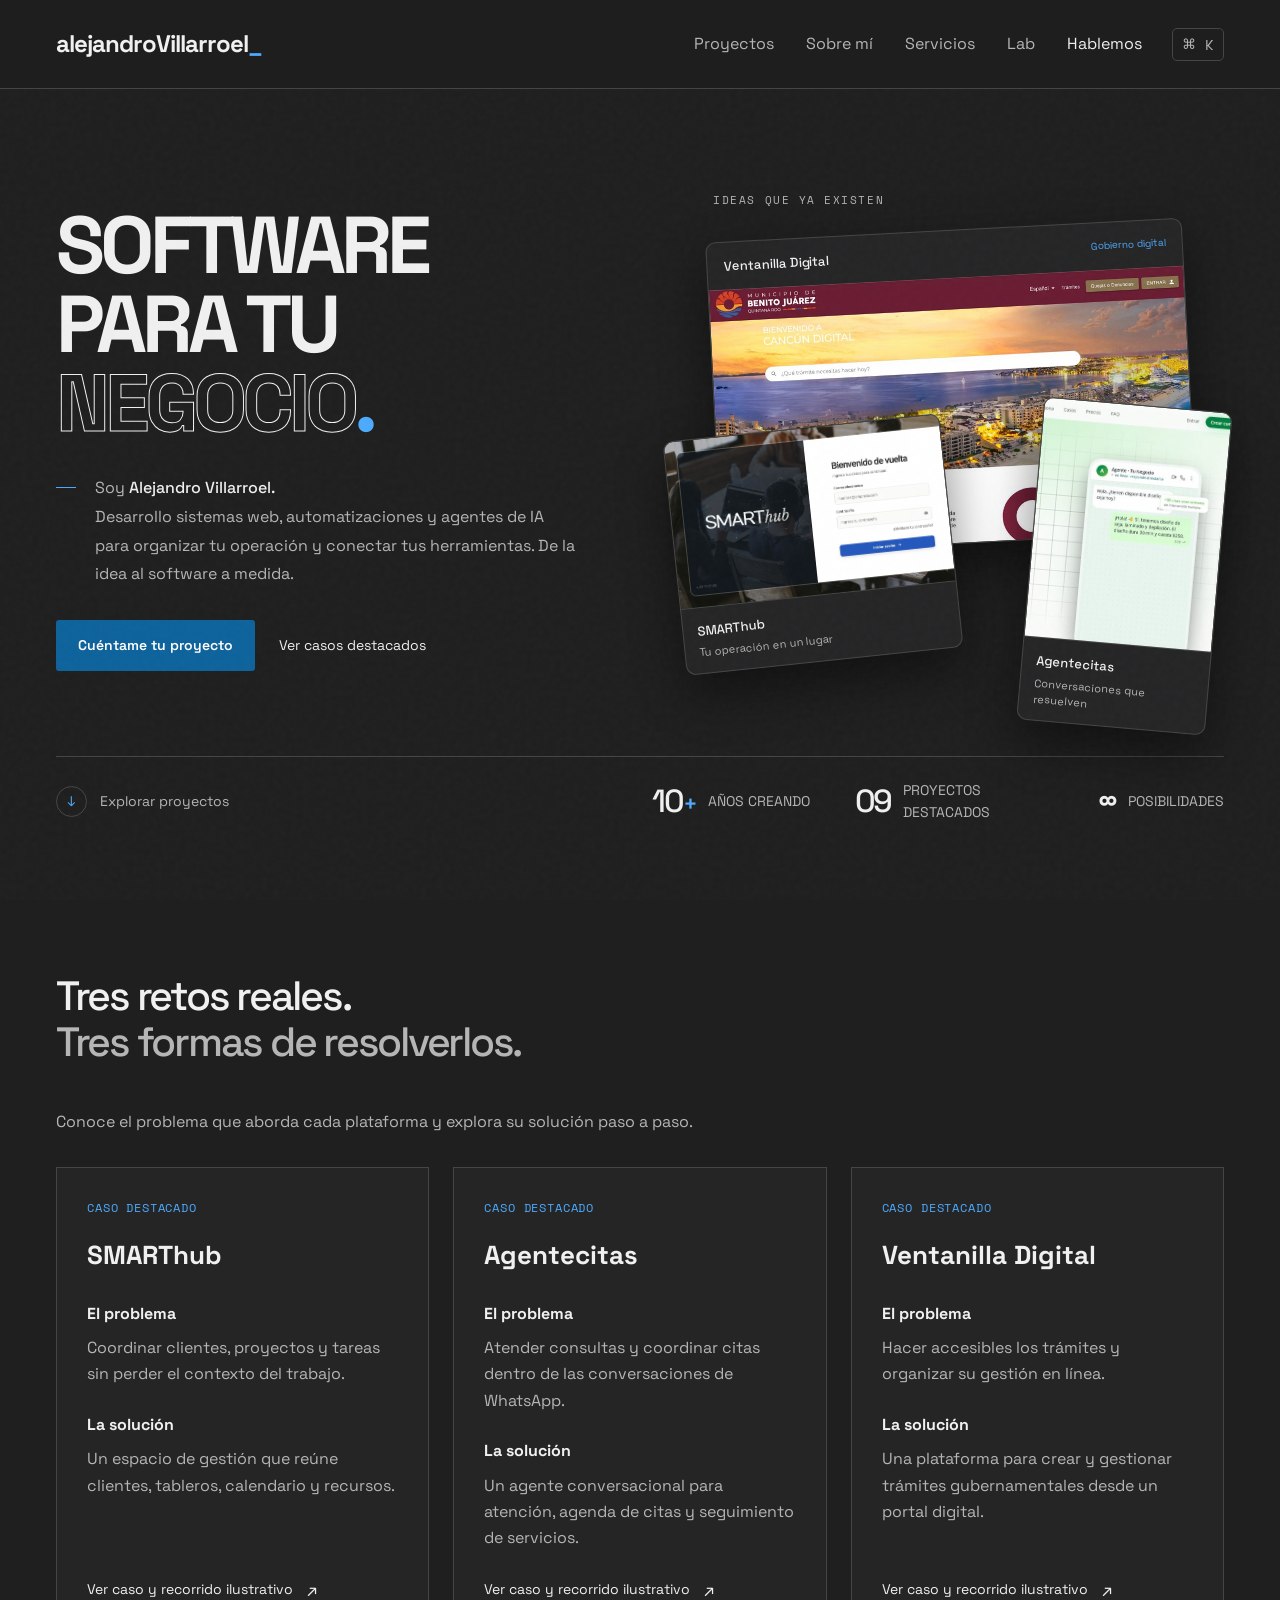
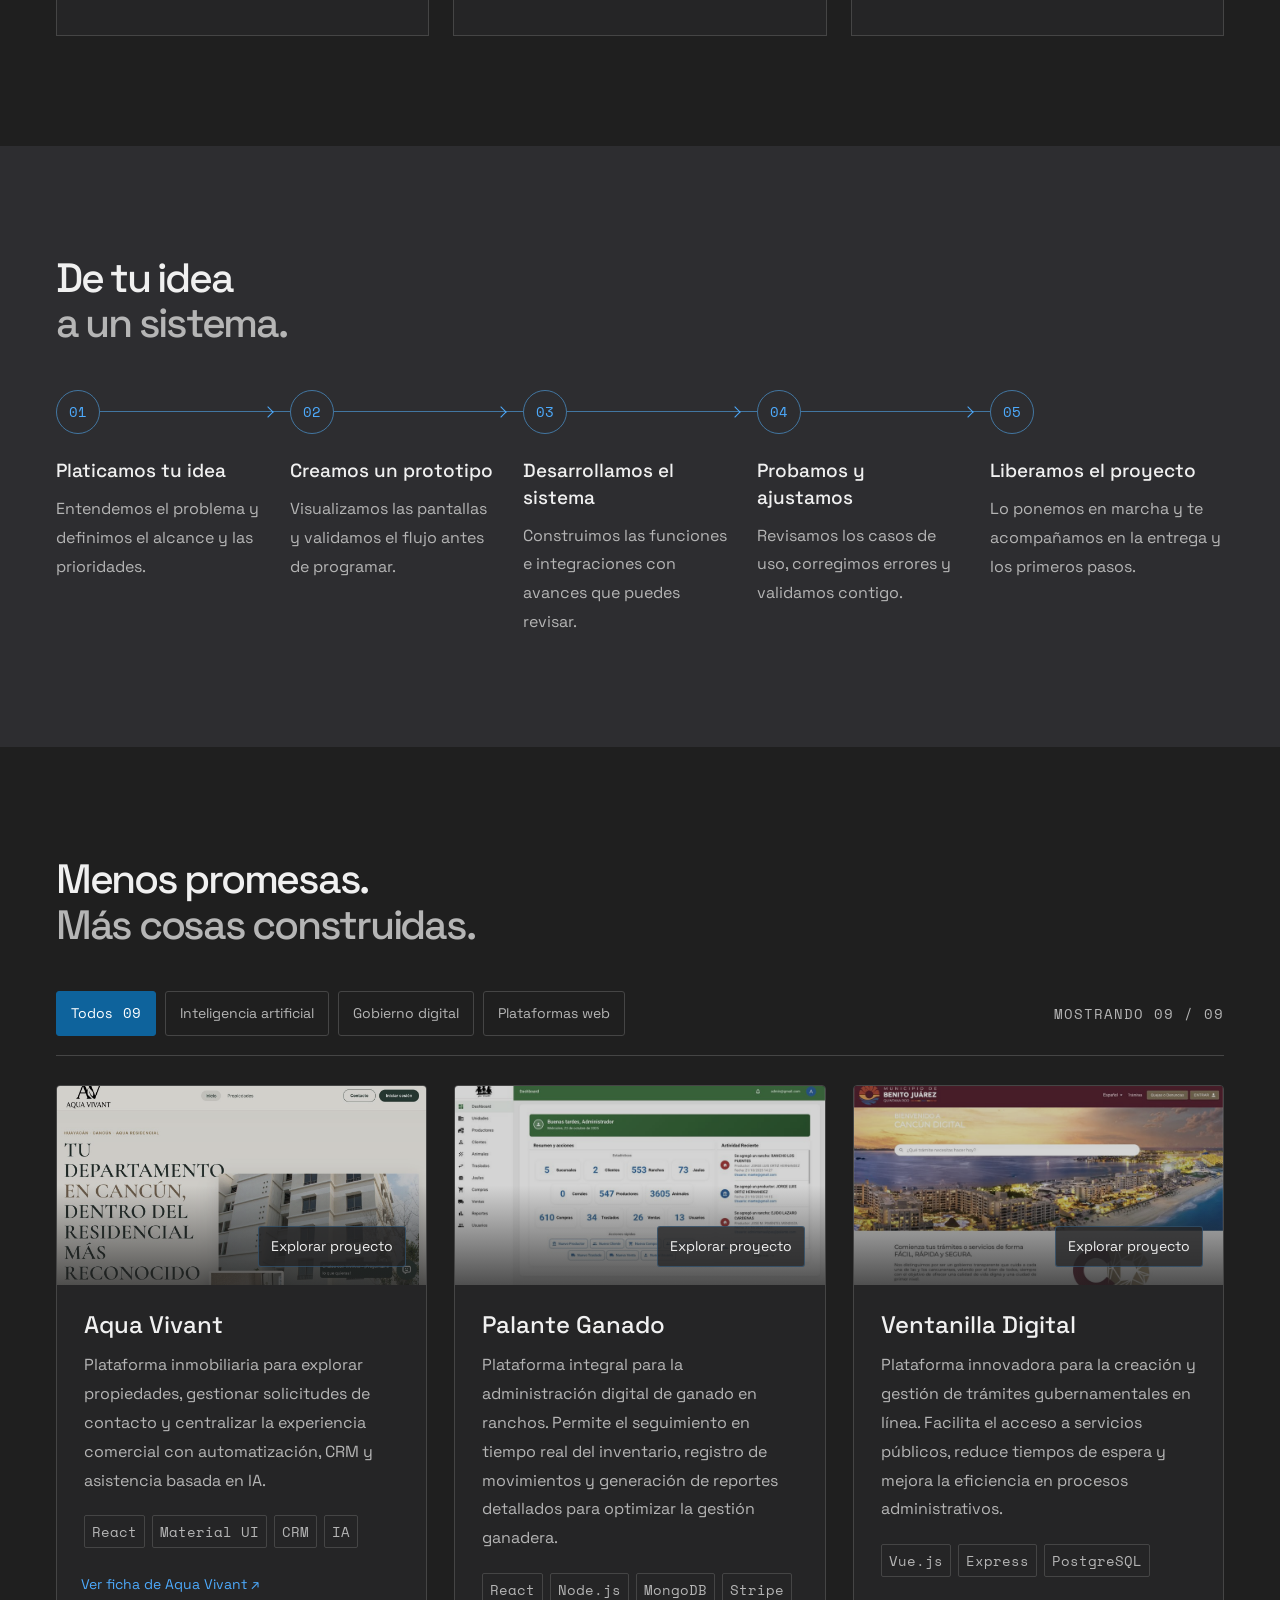
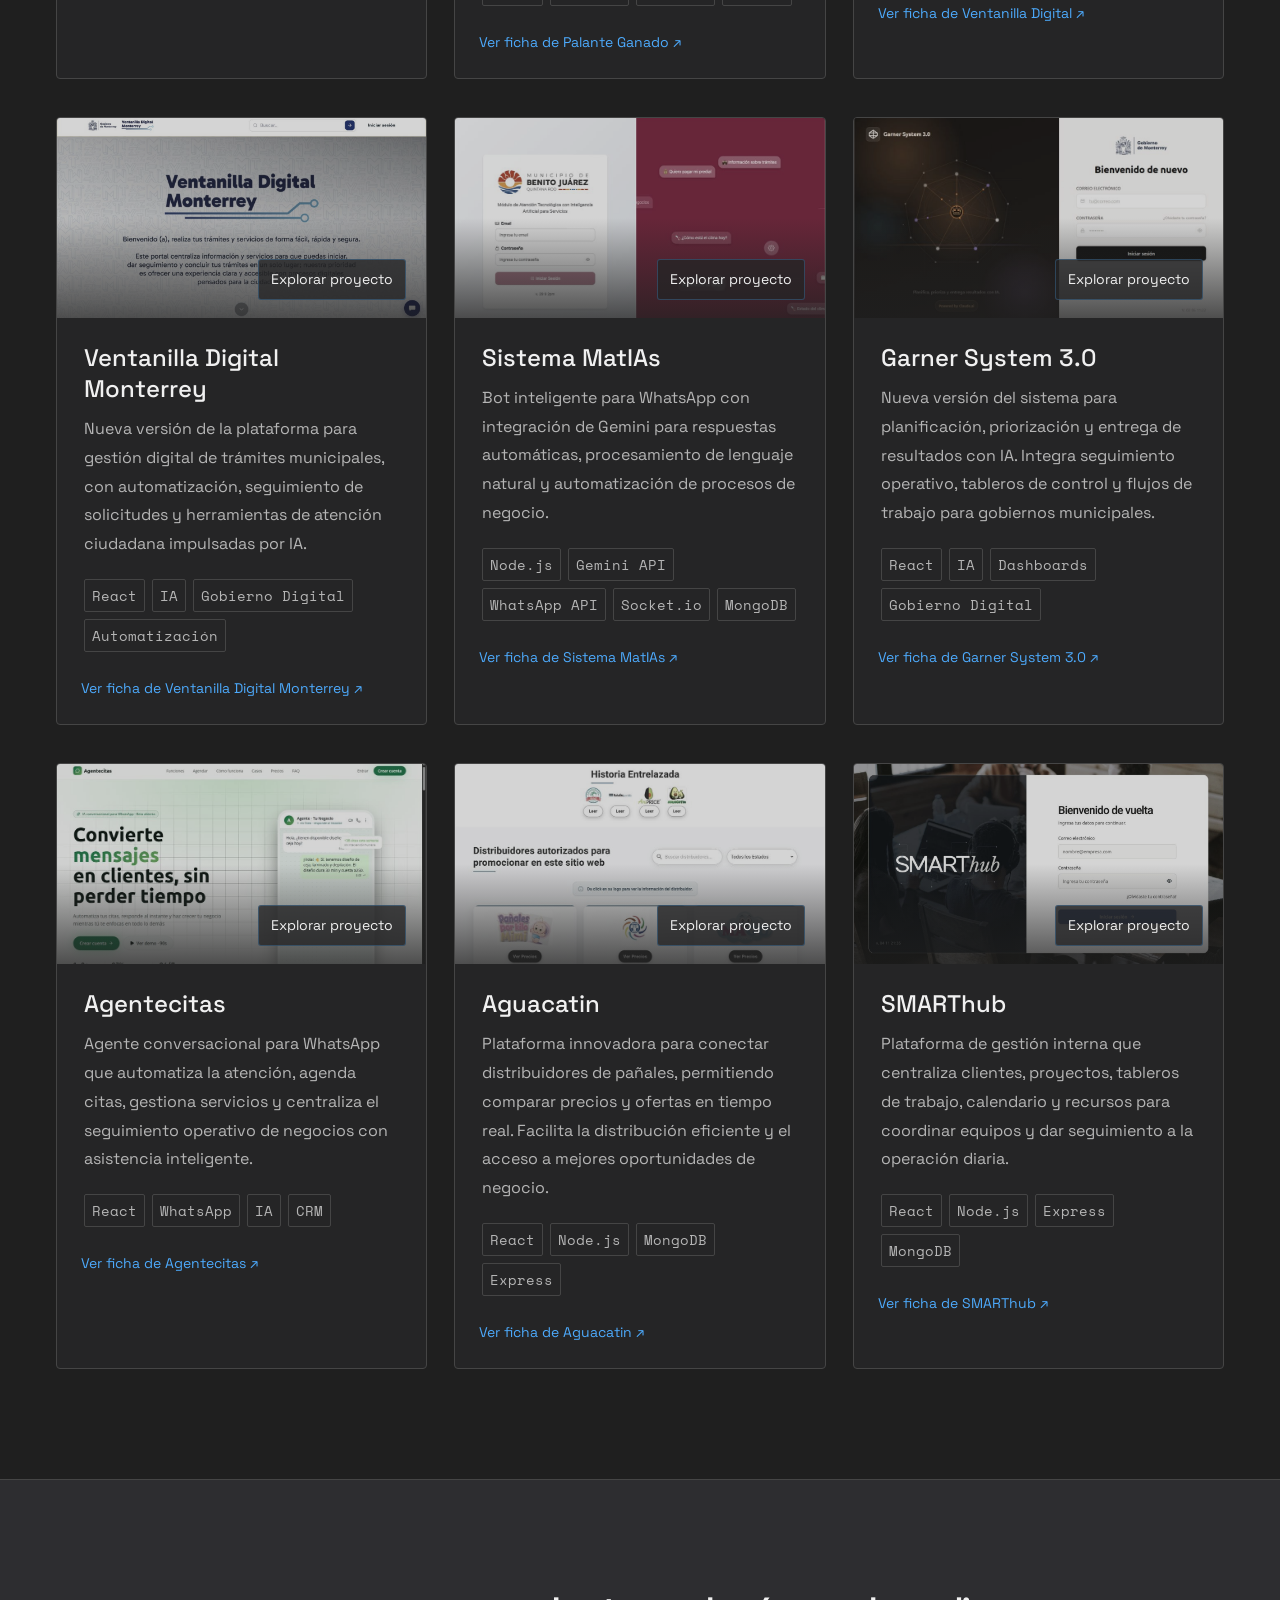
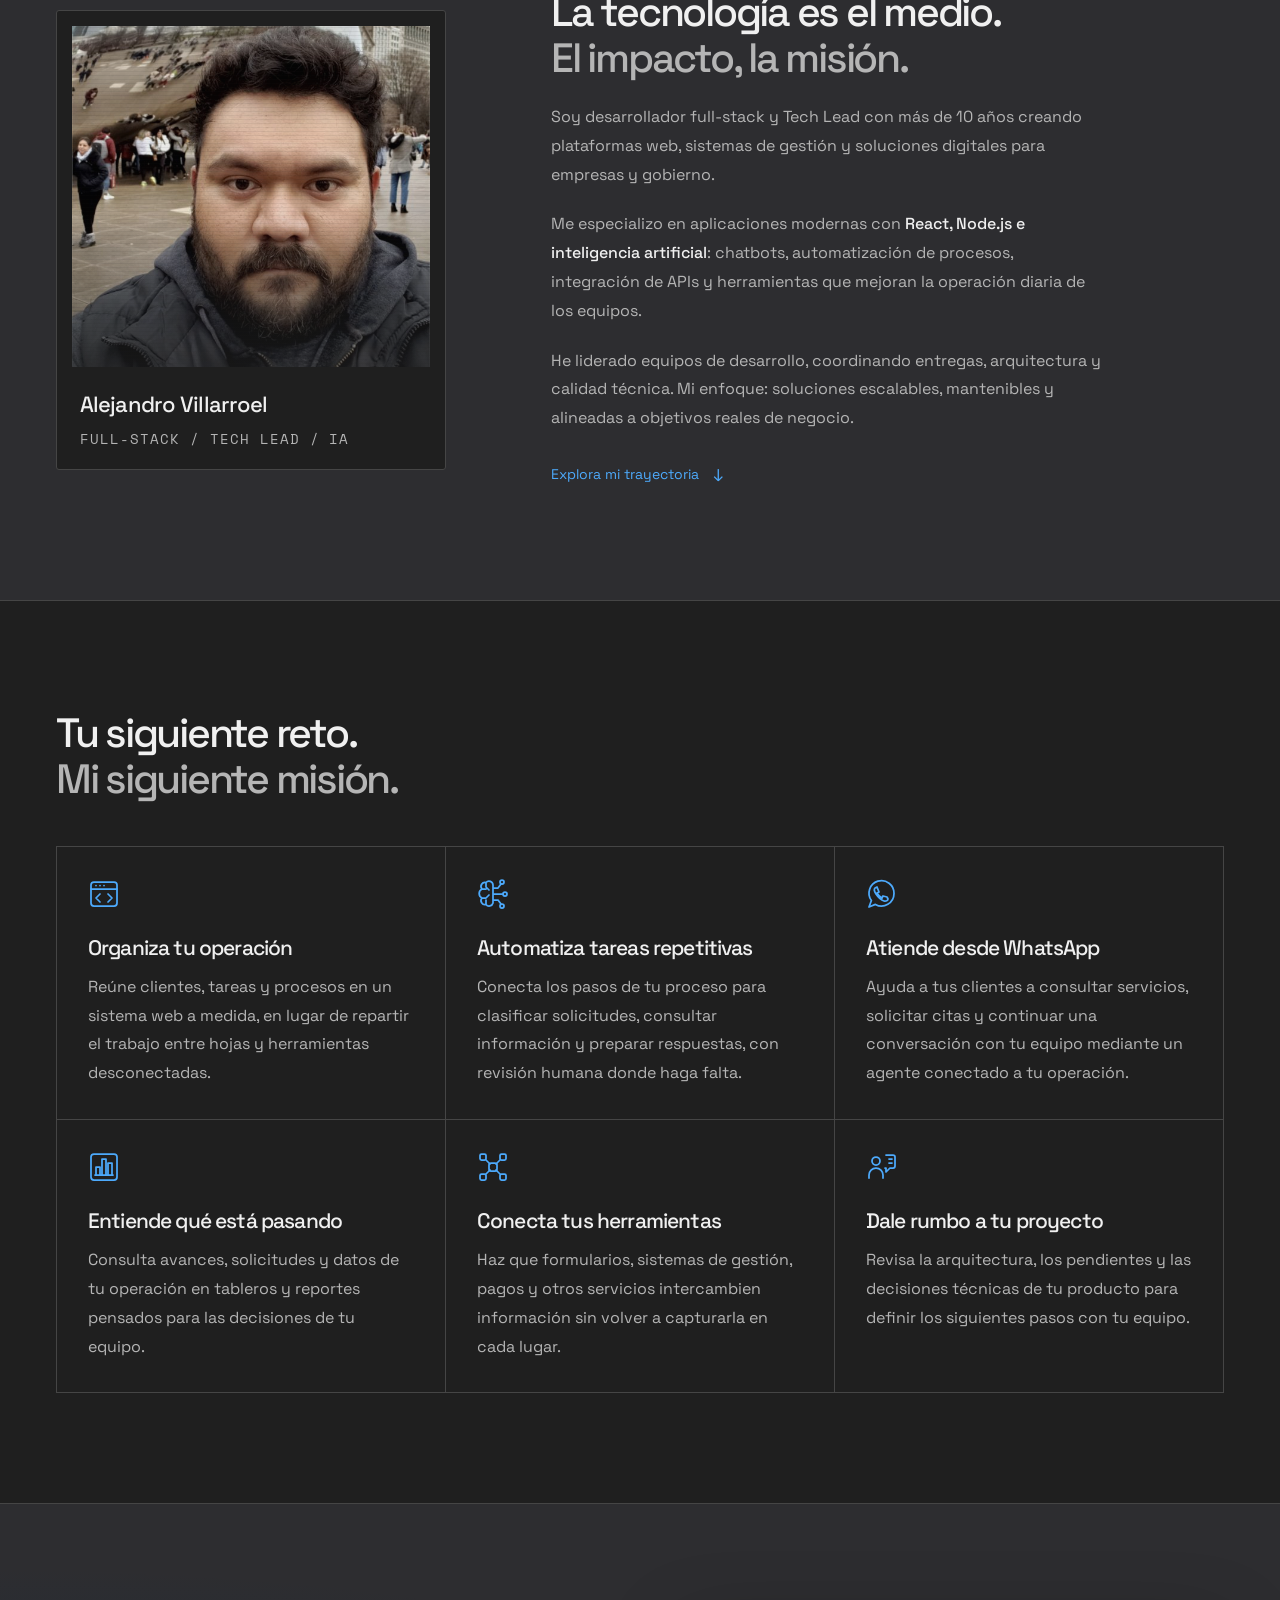
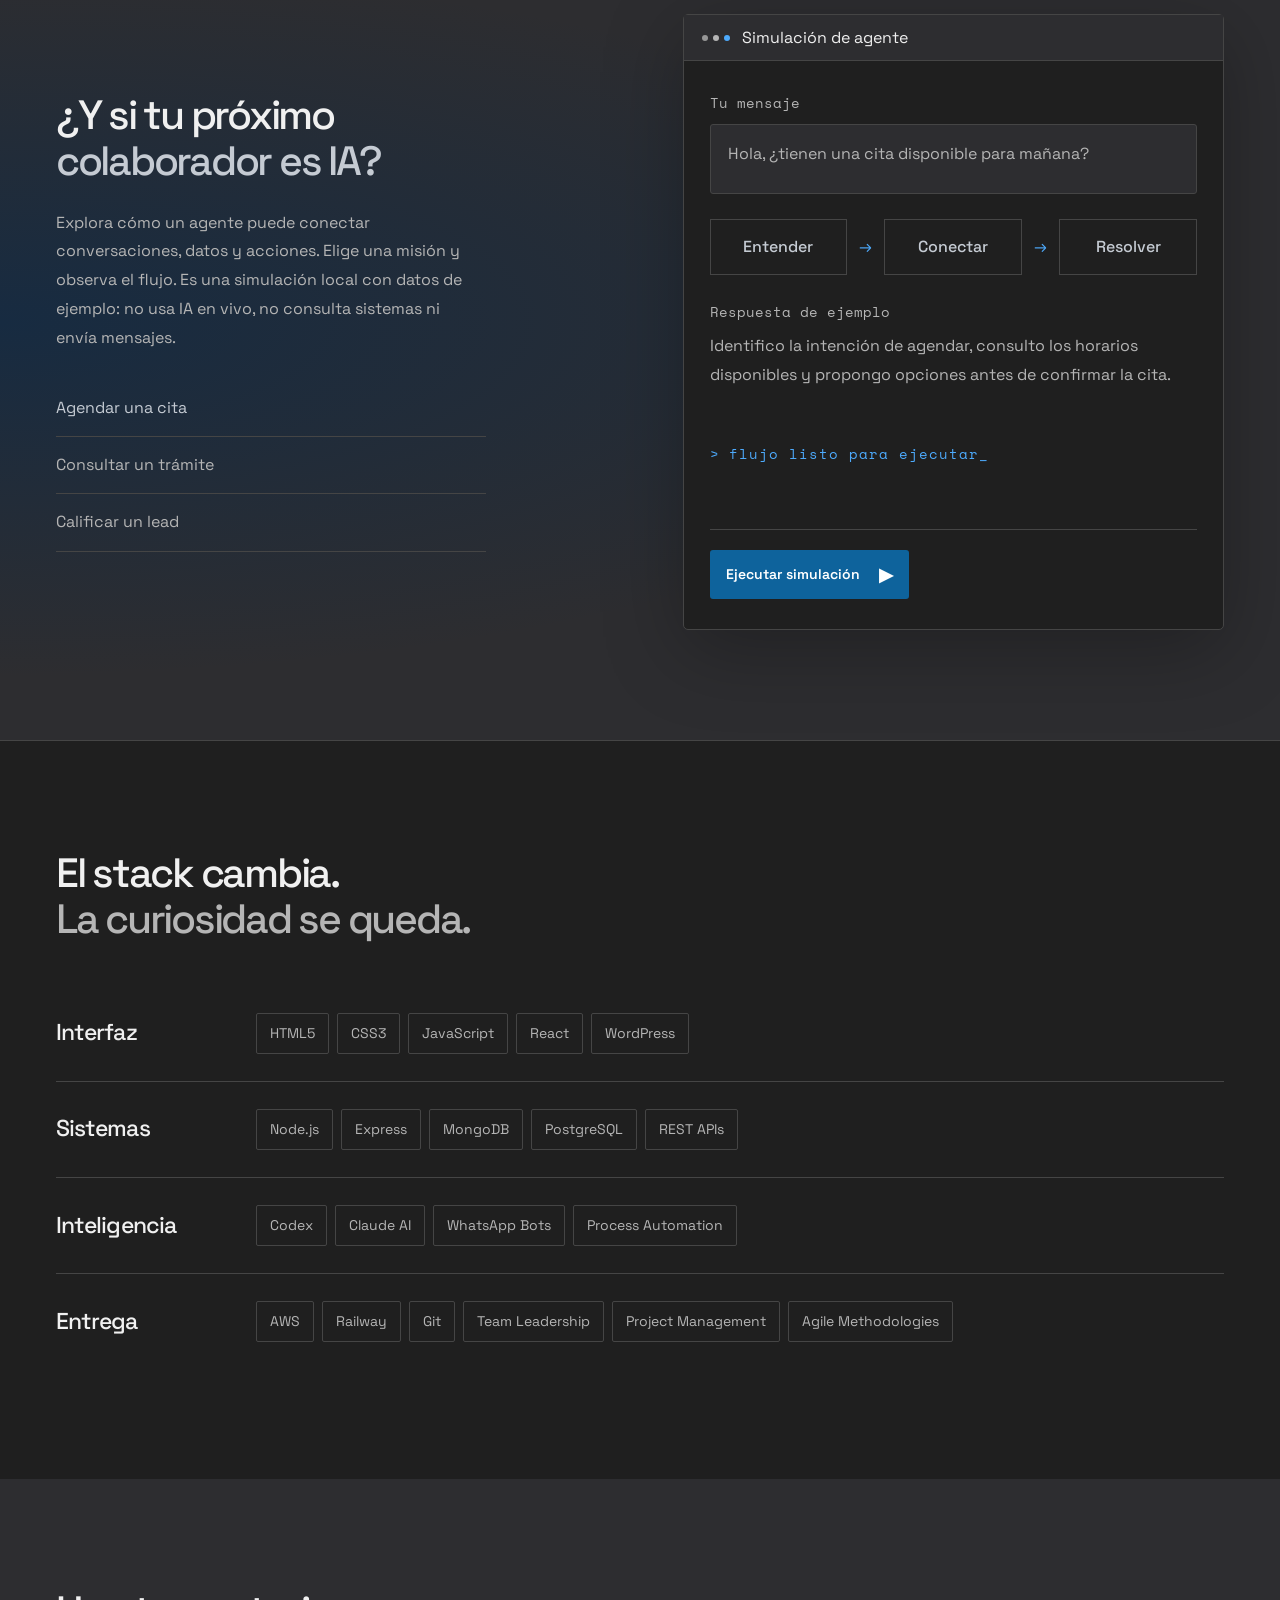
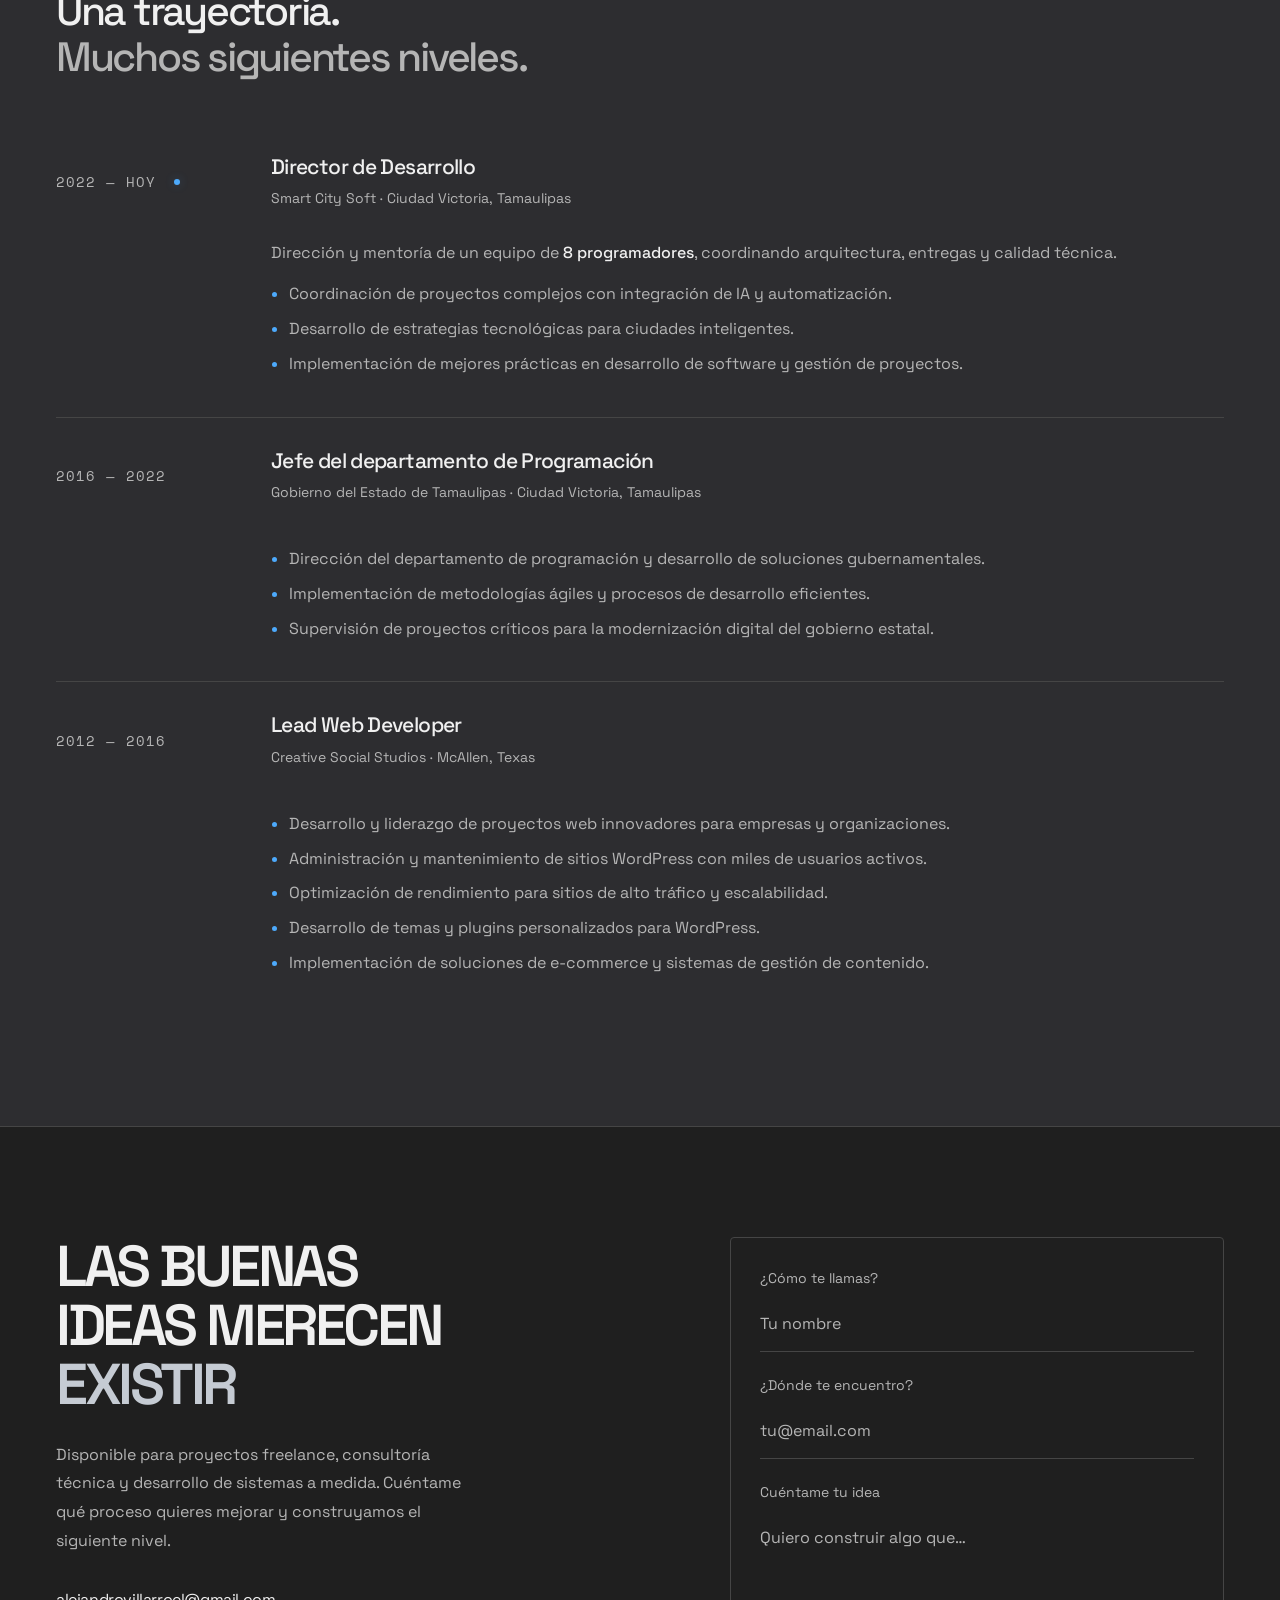
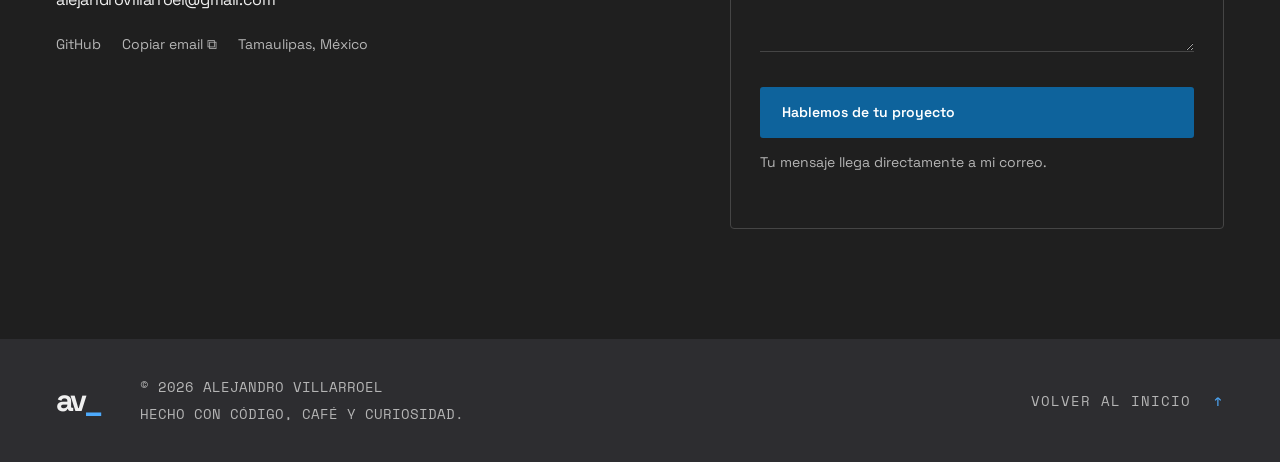
<file: index.html>
<!DOCTYPE html>
<html lang="es">
<head>
<meta charset="UTF-8"><meta name="viewport" content="width=device-width, initial-scale=1.0"><meta name="theme-color" content="#1f1f1f">
<title>Alejandro Villarroel — Full-stack, IA & Tech Lead</title>
<meta name="description" content="Alejandro Villarroel. Más de 10 años construyendo plataformas web, automatizaciones y soluciones con inteligencia artificial para empresas y gobierno. Explora mi universo de proyectos.">
<link rel="canonical" href="https://alejandrov.github.io/">
<meta property="og:type" content="website"><meta property="og:locale" content="es_MX">
<meta property="og:site_name" content="Alejandro Villarroel">
<meta property="og:title" content="Alejandro Villarroel · Software para tu negocio"><meta property="og:description" content="Sistemas web, automatizaciones y agentes de IA. Conoce los proyectos y cuéntame qué necesitas construir.">
<meta property="og:url" content="https://alejandrov.github.io/"><meta property="og:image" content="https://alejandrov.github.io/assets/smarthub-card.jpg">
<meta property="og:image:alt" content="Alejandro Villarroel · Software para tu negocio"><meta name="twitter:card" content="summary_large_image">
<meta name="twitter:title" content="Alejandro Villarroel · Software para tu negocio"><meta name="twitter:description" content="Sistemas web, automatizaciones y agentes de IA. Conoce los proyectos y cuéntame qué necesitas construir."><meta name="twitter:image" content="https://alejandrov.github.io/assets/smarthub-card.jpg">
<link rel="icon" href="assets/favicon.svg" type="image/svg+xml">
<link rel="preconnect" href="https://fonts.googleapis.com"><link rel="preconnect" href="https://fonts.gstatic.com" crossorigin>
<link href="https://fonts.googleapis.com/css2?family=Space+Grotesk:wght@400;500;600;700&family=Space+Mono:wght@400;700&display=swap" rel="stylesheet">
<link rel="stylesheet" href="styles.css"><script src="script.js" defer></script>
</head>
<body>
<a class="skip-link" href="#main">Saltar al contenido</a>
<div class="scroll-progress" aria-hidden="true"></div>
<header class="header"><nav class="nav container" aria-label="Navegación principal">
<a class="logo" href="#home" aria-label="Alejandro Villarroel, inicio">alejandroVillarroel<span aria-hidden="true">_</span></a>
<div class="nav-menu" id="nav-menu"><a href="#projects">Proyectos</a><a href="#about">Sobre mí</a><a href="#services">Servicios</a><a href="#lab">Lab</a><a href="#contact" class="nav-contact">Hablemos</a></div>
<div class="nav-tools"><button class="command-trigger" aria-label="Abrir buscador de proyectos y secciones" title="Buscar · Ctrl o ⌘ K"><span aria-hidden="true">⌘</span><kbd>K</kbd></button><button class="menu-toggle" aria-expanded="false" aria-controls="nav-menu" aria-label="Abrir menú"><span></span><span></span></button></div>
</nav></header>
<main id="main">
<section id="home" class="hero"><div class="container">

<div class="hero-grid">
<div class="hero-copy">
<h1>SOFTWARE<br>PARA TU<br><span class="outline-word">NEGOCIO<span class="title-dot">.</span></span></h1>
<div class="hero-bio"><span class="bio-line" aria-hidden="true"></span><p>Soy <strong>Alejandro Villarroel.</strong><br>Desarrollo sistemas web, automatizaciones y agentes de IA para organizar tu operación y conectar tus herramientas. De la idea al software a medida.</p></div>
<div class="hero-actions"><a class="btn btn-primary" href="#contact">Cuéntame tu proyecto</a><a class="text-link" href="#cases">Ver casos destacados</a></div>
</div>
<div class="hero-showcase" role="group" aria-label="Una selección de mis proyectos">
<p class="showcase-label mono">IDEAS QUE YA EXISTEN</p>
<button class="showcase-card showcase-main" data-open-project="2" aria-label="Ver proyecto Ventanilla Digital">
<span class="showcase-card-heading"><span>Ventanilla Digital</span><span class="showcase-category">Gobierno digital</span></span>
<img src="assets/ventanilla-card.jpg" alt="Portal de Ventanilla Digital" width="900" height="500" fetchpriority="high" decoding="async">
</button>
<button class="showcase-card showcase-garner" data-open-project="8" aria-label="Ver proyecto SMARThub">
<img src="assets/smarthub-card.jpg" alt="Pantalla de acceso de SMARThub" width="1280" height="720" decoding="async">
<span class="showcase-card-caption"><strong>SMARThub</strong><span>Tu operación en un lugar</span></span>
</button>
<button class="showcase-card showcase-agent" data-open-project="6" aria-label="Ver proyecto Agentecitas">
<img src="assets/agentecitas-card.jpg" alt="Conversación de ejemplo del agente de WhatsApp de Agentecitas" width="900" height="500" decoding="async">
<span class="showcase-card-caption"><strong>Agentecitas</strong><span>Conversaciones que resuelven</span></span>
</button>
</div>
</div>
<div class="hero-bottom"><a class="scroll-hint mono" href="#projects"><span class="scroll-circle" aria-hidden="true">↓</span> Explorar proyectos</a><div class="hero-stats"><div><strong>10<span>+</span></strong><span>AÑOS CREANDO</span></div><div><strong>09</strong><span>PROYECTOS DESTACADOS</span></div><div><strong>∞</strong><span>POSIBILIDADES</span></div></div></div>
</div></section>

<section id="cases" class="section featured-cases"><div class="container"><div class="section-heading"><h2>Tres retos reales.<br><span class="muted">Tres formas de resolverlos.</span></h2></div><p class="cases-intro">Conoce el problema que aborda cada plataforma y explora su solución paso a paso.</p><div class="case-grid"><article class="case-card"><span class="mono">CASO DESTACADO</span><h3>SMARThub</h3><h4>El problema</h4><p>Coordinar clientes, proyectos y tareas sin perder el contexto del trabajo.</p><h4>La solución</h4><p>Un espacio de gestión que reúne clientes, tableros, calendario y recursos.</p><a class="text-link" href="proyectos/smarthub/">Ver caso y recorrido ilustrativo <span aria-hidden="true">↗</span></a></article><article class="case-card"><span class="mono">CASO DESTACADO</span><h3>Agentecitas</h3><h4>El problema</h4><p>Atender consultas y coordinar citas dentro de las conversaciones de WhatsApp.</p><h4>La solución</h4><p>Un agente conversacional para atención, agenda de citas y seguimiento de servicios.</p><a class="text-link" href="proyectos/agentecitas/">Ver caso y recorrido ilustrativo <span aria-hidden="true">↗</span></a></article><article class="case-card"><span class="mono">CASO DESTACADO</span><h3>Ventanilla Digital</h3><h4>El problema</h4><p>Hacer accesibles los trámites y organizar su gestión en línea.</p><h4>La solución</h4><p>Una plataforma para crear y gestionar trámites gubernamentales desde un portal digital.</p><a class="text-link" href="proyectos/ventanilla-digital/">Ver caso y recorrido ilustrativo <span aria-hidden="true">↗</span></a></article></div></div></section>
<section id="process" class="section project-process" aria-labelledby="process-title"><div class="container">
<div class="section-heading"><div><h2 id="process-title">De tu idea<br><span class="muted">a un sistema.</span></h2></div></div>
<ol class="process-steps" role="list" aria-label="Pasos del proceso de desarrollo">
<li><span class="process-number" aria-hidden="true">01</span><div><h3>Platicamos tu idea</h3><p>Entendemos el problema y definimos el alcance y las prioridades.</p></div></li>
<li><span class="process-number" aria-hidden="true">02</span><div><h3>Creamos un prototipo</h3><p>Visualizamos las pantallas y validamos el flujo antes de programar.</p></div></li>
<li><span class="process-number" aria-hidden="true">03</span><div><h3>Desarrollamos el sistema</h3><p>Construimos las funciones e integraciones con avances que puedes revisar.</p></div></li>
<li><span class="process-number" aria-hidden="true">04</span><div><h3>Probamos y ajustamos</h3><p>Revisamos los casos de uso, corregimos errores y validamos contigo.</p></div></li>
<li><span class="process-number" aria-hidden="true">05</span><div><h3>Liberamos el proyecto</h3><p>Lo ponemos en marcha y te acompañamos en la entrega y los primeros pasos.</p></div></li>
</ol>
</div></section>

<section id="projects" class="section projects"><div class="container"><div class="section-heading"><div><h2>Menos promesas.<br><span class="muted">Más cosas construidas.</span></h2></div></div>
<div class="project-toolbar"><div class="filters" role="group" aria-label="Filtrar proyectos"><button class="active" data-filter="all" aria-pressed="true">Todos <span>09</span></button><button data-filter="ai" aria-pressed="false">Inteligencia artificial</button><button data-filter="government" aria-pressed="false">Gobierno digital</button><button data-filter="web" aria-pressed="false">Plataformas web</button></div><p class="mono project-count" aria-live="polite">MOSTRANDO 09 / 09</p></div>
<div class="projects-grid"><article class="project-card" data-category="web ai" data-project="0">
    <button class="project-preview" data-open-project="0" aria-label="Explorar Aqua Vivant"><img src="assets/aqua-vivant-card.jpg" alt="Vista de Aqua Vivant" width="1280" height="720" loading="lazy" decoding="async"><span class="preview-shade"></span><span class="preview-action">Explorar proyecto</span></button>
    <div class="project-info"><h3><button data-open-project="0">Aqua Vivant</button></h3><p>Plataforma inmobiliaria para explorar propiedades, gestionar solicitudes de contacto y centralizar la experiencia comercial con automatización, CRM y asistencia basada en IA.</p><div class="project-tech"><span>React</span><span>Material UI</span><span>CRM</span><span>IA</span></div></div><a class="project-permalink" href="proyectos/aqua-vivant/">Ver ficha de Aqua Vivant ↗</a></article>
<article class="project-card" data-category="web" data-project="1">
    <button class="project-preview" data-open-project="1" aria-label="Explorar Palante Ganado"><img src="assets/palanteganado-card.jpg" alt="Vista de Palante Ganado" width="900" height="500" loading="lazy" decoding="async"><span class="preview-shade"></span><span class="preview-action">Explorar proyecto</span></button>
    <div class="project-info"><h3><button data-open-project="1">Palante Ganado</button></h3><p>Plataforma integral para la administración digital de ganado en ranchos. Permite el seguimiento en tiempo real del inventario, registro de movimientos y generación de reportes detallados para optimizar la gestión ganadera.</p><div class="project-tech"><span>React</span><span>Node.js</span><span>MongoDB</span><span>Stripe</span></div></div><a class="project-permalink" href="proyectos/palante-ganado/">Ver ficha de Palante Ganado ↗</a></article>
<article class="project-card" data-category="government" data-project="2">
    <button class="project-preview" data-open-project="2" aria-label="Explorar Ventanilla Digital"><img src="assets/ventanilla-card.jpg" alt="Vista de Ventanilla Digital" width="900" height="500" loading="lazy" decoding="async"><span class="preview-shade"></span><span class="preview-action">Explorar proyecto</span></button>
    <div class="project-info"><h3><button data-open-project="2">Ventanilla Digital</button></h3><p>Plataforma innovadora para la creación y gestión de trámites gubernamentales en línea. Facilita el acceso a servicios públicos, reduce tiempos de espera y mejora la eficiencia en procesos administrativos.</p><div class="project-tech"><span>Vue.js</span><span>Express</span><span>PostgreSQL</span></div></div><a class="project-permalink" href="proyectos/ventanilla-digital/">Ver ficha de Ventanilla Digital ↗</a></article>
<article class="project-card" data-category="government ai" data-project="3">
    <button class="project-preview" data-open-project="3" aria-label="Explorar Ventanilla Digital Monterrey"><img src="assets/ventanilla-monterrey-card.jpg" alt="Vista de Ventanilla Digital Monterrey" width="1280" height="720" loading="lazy" decoding="async"><span class="preview-shade"></span><span class="preview-action">Explorar proyecto</span></button>
    <div class="project-info"><h3><button data-open-project="3">Ventanilla Digital Monterrey</button></h3><p>Nueva versión de la plataforma para gestión digital de trámites municipales, con automatización, seguimiento de solicitudes y herramientas de atención ciudadana impulsadas por IA.</p><div class="project-tech"><span>React</span><span>IA</span><span>Gobierno Digital</span><span>Automatización</span></div></div><a class="project-permalink" href="proyectos/ventanilla-digital-monterrey/">Ver ficha de Ventanilla Digital Monterrey ↗</a></article>
<article class="project-card" data-category="ai" data-project="4">
    <button class="project-preview" data-open-project="4" aria-label="Explorar Sistema MatIAs"><img src="assets/matias-card.jpg" alt="Vista de Sistema MatIAs" width="900" height="500" loading="lazy" decoding="async"><span class="preview-shade"></span><span class="preview-action">Explorar proyecto</span></button>
    <div class="project-info"><h3><button data-open-project="4">Sistema MatIAs</button></h3><p>Bot inteligente para WhatsApp con integración de Gemini para respuestas automáticas, procesamiento de lenguaje natural y automatización de procesos de negocio.</p><div class="project-tech"><span>Node.js</span><span>Gemini API</span><span>WhatsApp API</span><span>Socket.io</span><span>MongoDB</span></div></div><a class="project-permalink" href="proyectos/sistema-matias/">Ver ficha de Sistema MatIAs ↗</a></article>
<article class="project-card" data-category="government ai" data-project="5">
    <button class="project-preview" data-open-project="5" aria-label="Explorar Garner System 3.0"><img src="assets/garner-ia-card.jpg" alt="Vista de Garner System 3.0" width="900" height="500" loading="lazy" decoding="async"><span class="preview-shade"></span><span class="preview-action">Explorar proyecto</span></button>
    <div class="project-info"><h3><button data-open-project="5">Garner System 3.0</button></h3><p>Nueva versión del sistema para planificación, priorización y entrega de resultados con IA. Integra seguimiento operativo, tableros de control y flujos de trabajo para gobiernos municipales.</p><div class="project-tech"><span>React</span><span>IA</span><span>Dashboards</span><span>Gobierno Digital</span></div></div><a class="project-permalink" href="proyectos/garner-system/">Ver ficha de Garner System 3.0 ↗</a></article>
<article class="project-card" data-category="ai" data-project="6">
    <button class="project-preview" data-open-project="6" aria-label="Explorar Agentecitas"><img src="assets/agentecitas-card.jpg" alt="Vista de Agentecitas" width="900" height="500" loading="lazy" decoding="async"><span class="preview-shade"></span><span class="preview-action">Explorar proyecto</span></button>
    <div class="project-info"><h3><button data-open-project="6">Agentecitas</button></h3><p>Agente conversacional para WhatsApp que automatiza la atención, agenda citas, gestiona servicios y centraliza el seguimiento operativo de negocios con asistencia inteligente.</p><div class="project-tech"><span>React</span><span>WhatsApp</span><span>IA</span><span>CRM</span></div></div><a class="project-permalink" href="proyectos/agentecitas/">Ver ficha de Agentecitas ↗</a></article>
<article class="project-card" data-category="web" data-project="7">
    <button class="project-preview" data-open-project="7" aria-label="Explorar Aguacatin"><img src="assets/aguacatin-card.jpg" alt="Vista de Aguacatin" width="900" height="500" loading="lazy" decoding="async"><span class="preview-shade"></span><span class="preview-action">Explorar proyecto</span></button>
    <div class="project-info"><h3><button data-open-project="7">Aguacatin</button></h3><p>Plataforma innovadora para conectar distribuidores de pañales, permitiendo comparar precios y ofertas en tiempo real. Facilita la distribución eficiente y el acceso a mejores oportunidades de negocio.</p><div class="project-tech"><span>React</span><span>Node.js</span><span>MongoDB</span><span>Express</span></div></div><a class="project-permalink" href="proyectos/aguacatin/">Ver ficha de Aguacatin ↗</a></article>
<article class="project-card" data-category="web" data-project="8">
    <button class="project-preview" data-open-project="8" aria-label="Explorar SMARThub"><img src="assets/smarthub-card.jpg" alt="Pantalla de acceso de SMARThub" width="1280" height="720" loading="lazy" decoding="async"><span class="preview-shade"></span><span class="preview-action">Explorar proyecto</span></button>
    <div class="project-info"><h3><button data-open-project="8">SMARThub</button></h3><p>Plataforma de gestión interna que centraliza clientes, proyectos, tableros de trabajo, calendario y recursos para coordinar equipos y dar seguimiento a la operación diaria.</p><div class="project-tech"><span>React</span><span>Node.js</span><span>Express</span><span>MongoDB</span></div></div><a class="project-permalink" href="proyectos/smarthub/">Ver ficha de SMARThub ↗</a></article></div></div></section>
<section id="about" class="section about"><div class="container about-grid"><div class="player-card"><div class="portrait-wrap"><img src="assets/foto2-hero.jpg" alt="Alejandro Villarroel" width="600" height="600" loading="lazy" decoding="async"><span class="portrait-grid" aria-hidden="true"></span></div><div class="player-info"><h3>Alejandro Villarroel</h3><p class="mono">FULL-STACK / TECH LEAD / IA</p></div></div>
<div class="about-copy"><h2>La tecnología es el medio.<br><span class="muted">El impacto, la misión.</span></h2><p>Soy desarrollador full-stack y Tech Lead con más de 10 años creando plataformas web, sistemas de gestión y soluciones digitales para empresas y gobierno.</p><p>Me especializo en aplicaciones modernas con <strong>React, Node.js e inteligencia artificial</strong>: chatbots, automatización de procesos, integración de APIs y herramientas que mejoran la operación diaria de los equipos.</p><p>He liderado equipos de desarrollo, coordinando entregas, arquitectura y calidad técnica. Mi enfoque: soluciones escalables, mantenibles y alineadas a objetivos reales de negocio.</p><a class="text-link" href="#experience">Explora mi trayectoria <span aria-hidden="true">↓</span></a></div></div></section>
<section id="services" class="section services"><div class="container"><div class="section-heading"><div><h2>Tu siguiente reto.<br><span class="muted">Mi siguiente misión.</span></h2></div></div><div class="services-grid"><article class="service-card" data-service="Plataformas web"><div class="service-top"><svg class="service-symbol" viewBox="0 0 32 32" fill="none" stroke="currentColor" stroke-width="1.75" stroke-linecap="round" stroke-linejoin="round" aria-hidden="true" focusable="false"><rect x="3" y="4" width="26" height="24" rx="3"/><path d="M3 11h26M8 7.5h.01M12 7.5h.01M16 7.5h.01M12 16l-4 4 4 4M20 16l4 4-4 4"/></svg></div><h3>Organiza tu operación</h3><p>Reúne clientes, tareas y procesos en un sistema web a medida, en lugar de repartir el trabajo entre hojas y herramientas desconectadas.</p></article><article class="service-card" data-service="Automatización con IA"><div class="service-top"><svg class="service-symbol" viewBox="0 0 32 32" fill="none" stroke="currentColor" stroke-width="1.75" stroke-linecap="round" stroke-linejoin="round" aria-hidden="true" focusable="false"><path d="M16 7a4 4 0 0 0-7-2.5A4 4 0 0 0 5 11a5 5 0 0 0 0 9 4 4 0 0 0 4 6.5A4 4 0 0 0 16 25V7ZM9 4.5V9l3 3M5 11h4M5 20h4l3-3M9 26.5V22M16 10h5l3-4M16 16h10M16 22h5l3 4"/><circle cx="25" cy="4" r="2"/><circle cx="28" cy="16" r="2"/><circle cx="25" cy="28" r="2"/></svg></div><h3>Automatiza tareas repetitivas</h3><p>Conecta los pasos de tu proceso para clasificar solicitudes, consultar información y preparar respuestas, con revisión humana donde haga falta.</p></article><article class="service-card" data-service="Bots de WhatsApp"><div class="service-top"><svg class="service-symbol" viewBox="0 0 32 32" fill="none" stroke="currentColor" stroke-width="1.75" stroke-linecap="round" stroke-linejoin="round" aria-hidden="true" focusable="false"><path d="M28 15.5A12.5 12.5 0 0 1 9.4 26.4L3 29l2.4-6.5A12.5 12.5 0 1 1 28 15.5Z"/><path d="m11 9-2 1c-1 1-1 3 1 6s5 6 8 7c2 .5 4-.5 4-2l-1-2-4-1-1 2c-2-1-4-3-5-5l2-1-2-5Z"/></svg></div><h3>Atiende desde WhatsApp</h3><p>Ayuda a tus clientes a consultar servicios, solicitar citas y continuar una conversación con tu equipo mediante un agente conectado a tu operación.</p></article><article class="service-card" data-service="Dashboards y reportes"><div class="service-top"><svg class="service-symbol" viewBox="0 0 32 32" fill="none" stroke="currentColor" stroke-width="1.75" stroke-linecap="round" stroke-linejoin="round" aria-hidden="true" focusable="false"><rect x="3" y="3" width="26" height="26" rx="3"/><path d="M8 24V16h4v8M14 24V8h4v16M20 24V12h4v12M7 24h18"/></svg></div><h3>Entiende qué está pasando</h3><p>Consulta avances, solicitudes y datos de tu operación en tableros y reportes pensados para las decisiones de tu equipo.</p></article><article class="service-card" data-service="Integraciones y APIs"><div class="service-top"><svg class="service-symbol" viewBox="0 0 32 32" fill="none" stroke="currentColor" stroke-width="1.75" stroke-linecap="round" stroke-linejoin="round" aria-hidden="true" focusable="false"><rect x="12" y="12" width="8" height="8" rx="2"/><rect x="3" y="3" width="6" height="6" rx="1.5"/><rect x="23" y="3" width="6" height="6" rx="1.5"/><rect x="3" y="23" width="6" height="6" rx="1.5"/><rect x="23" y="23" width="6" height="6" rx="1.5"/><path d="m9 9 4 4m6 0 4-4M9 23l4-4m6 0 4 4"/></svg></div><h3>Conecta tus herramientas</h3><p>Haz que formularios, sistemas de gestión, pagos y otros servicios intercambien información sin volver a capturarla en cada lugar.</p></article><article class="service-card" data-service="Consultoría técnica"><div class="service-top"><svg class="service-symbol" viewBox="0 0 32 32" fill="none" stroke="currentColor" stroke-width="1.75" stroke-linecap="round" stroke-linejoin="round" aria-hidden="true" focusable="false"><circle cx="10" cy="10" r="4"/><path d="M3 27v-3a7 7 0 0 1 14 0v3M20 4h7a2 2 0 0 1 2 2v9a2 2 0 0 1-2 2h-3l-4 4v-4h-1M23 8h3M23 12h3"/></svg></div><h3>Dale rumbo a tu proyecto</h3><p>Revisa la arquitectura, los pendientes y las decisiones técnicas de tu producto para definir los siguientes pasos con tu equipo.</p></article></div></div></section>
<section id="lab" class="section lab"><div class="container lab-grid"><div><h2>¿Y si tu próximo<br><span class="soft-accent">colaborador es IA?</span></h2><p class="lab-description">Explora cómo un agente puede conectar conversaciones, datos y acciones. Elige una misión y observa el flujo. Es una simulación local con datos de ejemplo: no usa IA en vivo, no consulta sistemas ni envía mensajes.</p><div class="lab-options" role="group" aria-label="Selecciona una simulación"><button data-mission="appointments" class="active" aria-pressed="true">Agendar una cita</button><button data-mission="government" aria-pressed="false">Consultar un trámite</button><button data-mission="leads" aria-pressed="false">Calificar un lead</button></div></div>
<div class="lab-terminal"><div class="terminal-bar"><span class="terminal-dots" aria-hidden="true"><i></i><i></i><i></i></span><span>Simulación de agente</span></div><div class="lab-chat"><div class="message-label mono">Tu mensaje</div><p id="lab-input">Hola, ¿tienen una cita disponible para mañana?</p><div class="pipeline"><div class="pipeline-node"><strong>Entender</strong></div><span class="pipeline-arrow">→</span><div class="pipeline-node"><strong>Conectar</strong></div><span class="pipeline-arrow">→</span><div class="pipeline-node"><strong>Resolver</strong></div></div><div class="message-label mono accent">Respuesta de ejemplo</div><p id="lab-output" class="agent-output" aria-live="polite">Identifico la intención de agendar, consulto los horarios disponibles y propongo opciones antes de confirmar la cita.</p><div class="lab-log mono" id="lab-log" aria-live="polite">&gt; flujo listo para ejecutar_</div><div class="lab-terminal-footer"><button class="btn btn-primary" id="run-demo">Ejecutar simulación <span aria-hidden="true">▶</span></button></div></div></div></div></section>
<section id="skills" class="section stack"><div class="container"><div class="section-heading"><div><h2>El stack cambia.<br><span class="muted">La curiosidad se queda.</span></h2></div></div><div class="stack-list"><div class="stack-row"><h3>Interfaz</h3><div><span>HTML5</span><span>CSS3</span><span>JavaScript</span><span>React</span><span>WordPress</span></div></div><div class="stack-row"><h3>Sistemas</h3><div><span>Node.js</span><span>Express</span><span>MongoDB</span><span>PostgreSQL</span><span>REST APIs</span></div></div><div class="stack-row"><h3>Inteligencia</h3><div><span>Codex</span><span>Claude AI</span><span>WhatsApp Bots</span><span>Process Automation</span></div></div><div class="stack-row"><h3>Entrega</h3><div><span>AWS</span><span>Railway</span><span>Git</span><span>Team Leadership</span><span>Project Management</span><span>Agile Methodologies</span></div></div></div></div></section>
<section id="experience" class="section experience"><div class="container"><div class="section-heading"><div><h2>Una trayectoria.<br><span class="muted">Muchos siguientes niveles.</span></h2></div></div><div class="timeline">
<article class="experience-item"><div class="experience-header"><span class="experience-date mono">2022 — HOY<span class="status-dot"></span></span><span class="experience-heading"><strong>Director de Desarrollo</strong><span>Smart City Soft · Ciudad Victoria, Tamaulipas</span></span></div><div class="experience-body"><p>Dirección y mentoría de un equipo de <strong>8 programadores</strong>, coordinando arquitectura, entregas y calidad técnica.</p><ul><li>Coordinación de proyectos complejos con integración de IA y automatización.</li><li>Desarrollo de estrategias tecnológicas para ciudades inteligentes.</li><li>Implementación de mejores prácticas en desarrollo de software y gestión de proyectos.</li></ul></div></article>
<article class="experience-item"><div class="experience-header"><span class="experience-date mono">2016 — 2022</span><span class="experience-heading"><strong>Jefe del departamento de Programación</strong><span>Gobierno del Estado de Tamaulipas · Ciudad Victoria, Tamaulipas</span></span></div><div class="experience-body"><ul><li>Dirección del departamento de programación y desarrollo de soluciones gubernamentales.</li><li>Implementación de metodologías ágiles y procesos de desarrollo eficientes.</li><li>Supervisión de proyectos críticos para la modernización digital del gobierno estatal.</li></ul></div></article>
<article class="experience-item"><div class="experience-header"><span class="experience-date mono">2012 — 2016</span><span class="experience-heading"><strong>Lead Web Developer</strong><span>Creative Social Studios · McAllen, Texas</span></span></div><div class="experience-body"><ul><li>Desarrollo y liderazgo de proyectos web innovadores para empresas y organizaciones.</li><li>Administración y mantenimiento de sitios WordPress con miles de usuarios activos.</li><li>Optimización de rendimiento para sitios de alto tráfico y escalabilidad.</li><li>Desarrollo de temas y plugins personalizados para WordPress.</li><li>Implementación de soluciones de e-commerce y sistemas de gestión de contenido.</li></ul></div></article></div></div></section>
<section id="contact" class="section contact"><div class="container contact-grid"><div class="contact-copy"><h2>LAS BUENAS<br>IDEAS MERECEN<br><span class="soft-accent">EXISTIR</span></h2><p>Disponible para proyectos freelance, consultoría técnica y desarrollo de sistemas a medida. Cuéntame qué proceso quieres mejorar y construyamos el siguiente nivel.</p><a class="contact-email" href="mailto:alejandrovillarroel@gmail.com">alejandrovillarroel@gmail.com</a><div class="contact-links"><a href="https://github.com/alejandrov" target="_blank" rel="noopener noreferrer">GitHub</a><button id="copy-email">Copiar email <span aria-hidden="true">⧉</span></button><span>Tamaulipas, México</span></div></div>
<form class="contact-form" method="POST" action="https://formspree.io/f/xgvpwwoz"><input type="hidden" name="_subject" value="Contacto alejandrov.github.io"><div class="form-group"><label for="name">¿Cómo te llamas?</label><input id="name" name="name" autocomplete="name" placeholder="Tu nombre" maxlength="120" required></div><div class="form-group"><label for="email">¿Dónde te encuentro?</label><input type="email" id="email" name="email" autocomplete="email" placeholder="tu@email.com" maxlength="254" required></div><div class="form-group"><label for="message">Cuéntame tu idea</label><textarea id="message" name="message" rows="4" placeholder="Quiero construir algo que…" maxlength="5000" required></textarea></div><button type="submit" class="btn btn-primary">Hablemos de tu proyecto</button><p class="form-status" role="status" aria-live="polite">Tu mensaje llega directamente a mi correo.</p></form></div></section>
</main>
<footer class="site-footer"><div class="footer container"><a class="logo" href="#home" aria-label="Volver al inicio">av<span>_</span></a><p class="mono">© <span id="year">2026</span> ALEJANDRO VILLARROEL<br>HECHO CON CÓDIGO, CAFÉ Y CURIOSIDAD.</p><a href="#home" class="back-top mono">VOLVER AL INICIO <span aria-hidden="true">↑</span></a></div></footer>
<dialog id="project-dialog" class="project-dialog" aria-labelledby="project-dialog-title"><button class="dialog-close" aria-label="Cerrar proyecto">×</button><div id="project-dialog-body"></div></dialog>
<dialog id="command-dialog" class="command-dialog" aria-labelledby="command-title"><div class="command-top"><label id="command-title" for="command-search">EXPLORA EL UNIVERSO</label><button class="dialog-close" aria-label="Cerrar buscador">×</button></div><input id="command-search" type="search" placeholder="Busca un proyecto, servicio o sección…" autocomplete="off"><div id="command-results"></div><div class="command-footer mono">↑ ↓ NAVEGAR &nbsp; ↵ EXPLORAR <span>ESC PARA CERRAR</span></div></dialog>
<div class="toast" role="status" aria-live="polite" hidden></div>
</body></html>
</file>
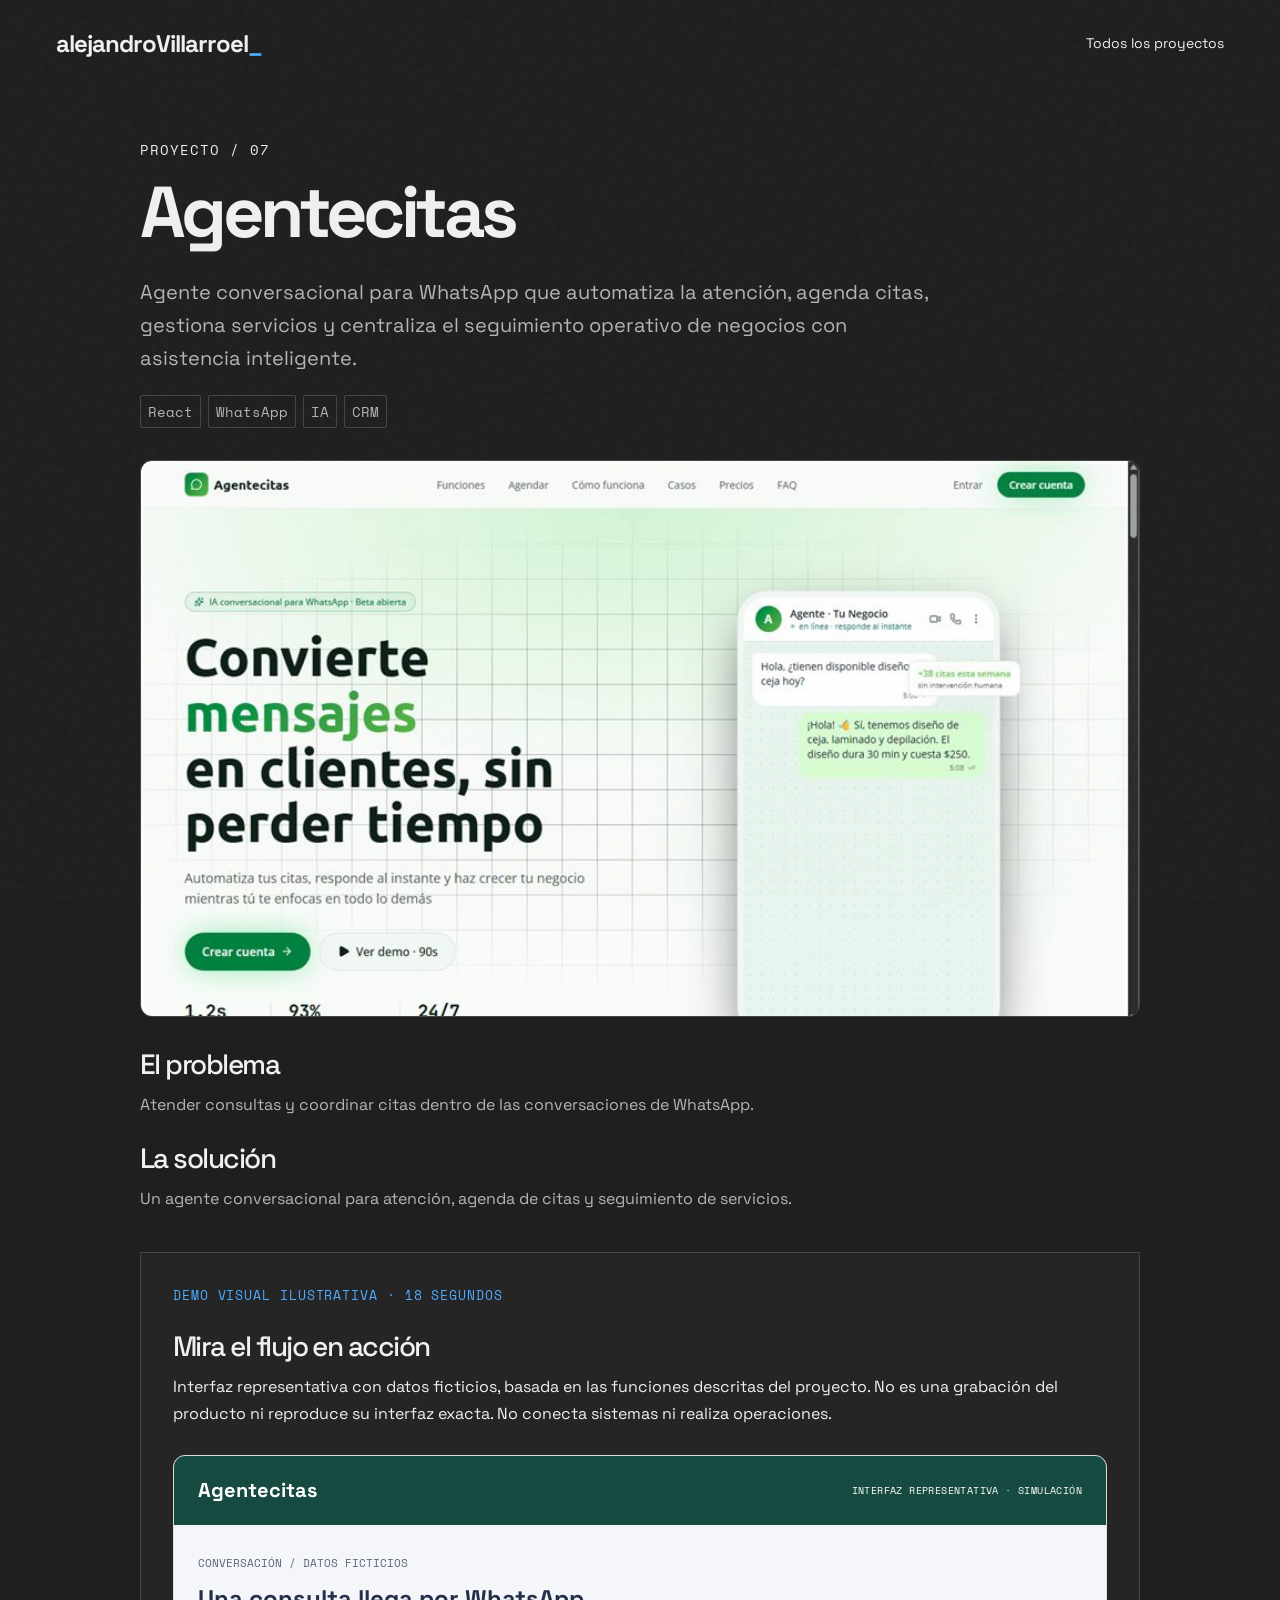
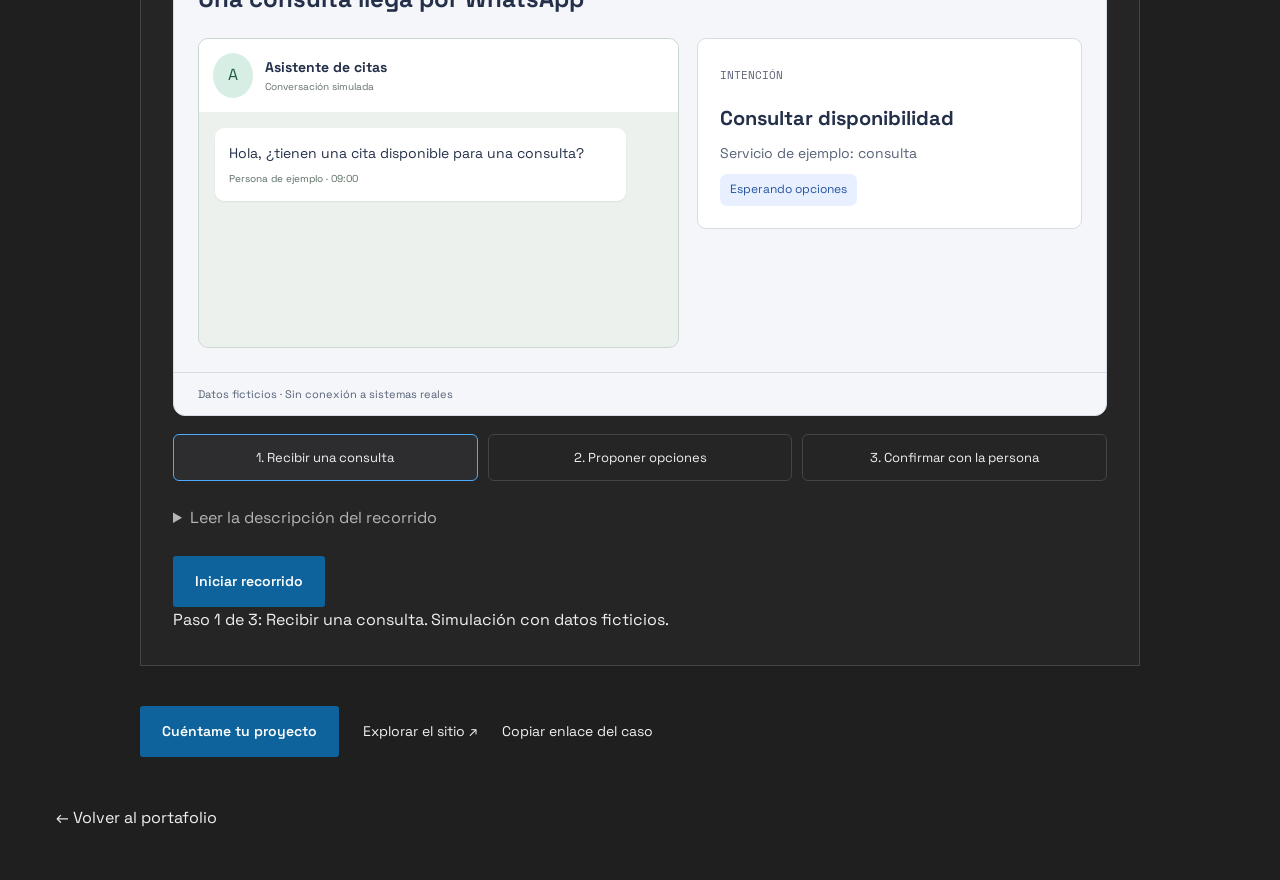
<file: proyectos/agentecitas/index.html>
<!DOCTYPE html>
<html lang="es"><head><meta charset="UTF-8"><meta name="viewport" content="width=device-width, initial-scale=1"><meta name="theme-color" content="#1f1f1f">
<title>Agentecitas · Alejandro Villarroel</title><meta name="description" content="Un agente conversacional para atención, agenda de citas y seguimiento de servicios."><link rel="canonical" href="https://alejandrov.github.io/proyectos/agentecitas/">
<meta property="og:type" content="website"><meta property="og:locale" content="es_MX"><meta property="og:site_name" content="Alejandro Villarroel"><meta property="og:title" content="Agentecitas · Alejandro Villarroel"><meta property="og:description" content="Un agente conversacional para atención, agenda de citas y seguimiento de servicios."><meta property="og:url" content="https://alejandrov.github.io/proyectos/agentecitas/"><meta property="og:image" content="https://alejandrov.github.io/assets/agentecitas-card.jpg"><meta property="og:image:alt" content="Vista de Agentecitas">
<meta name="twitter:card" content="summary_large_image"><meta name="twitter:title" content="Agentecitas · Alejandro Villarroel"><meta name="twitter:description" content="Un agente conversacional para atención, agenda de citas y seguimiento de servicios."><meta name="twitter:image" content="https://alejandrov.github.io/assets/agentecitas-card.jpg">
<link rel="preconnect" href="https://fonts.googleapis.com"><link rel="preconnect" href="https://fonts.gstatic.com" crossorigin><link href="https://fonts.googleapis.com/css2?family=Space+Grotesk:wght@400;500;600;700&amp;family=Space+Mono:wght@400;700&amp;display=swap" rel="stylesheet"><link rel="icon" href="../../assets/favicon.svg"><link rel="stylesheet" href="../../styles.css"><script src="../../project-page.js" defer></script></head>
<body><a class="skip-link" href="#main">Saltar al contenido</a><header class="case-header container"><a class="logo" href="../../">alejandroVillarroel<span>_</span></a><a class="text-link" href="../../#projects">Todos los proyectos</a></header>
<main id="main" class="container project-page"><p class="mono">PROYECTO / 07</p><h1>Agentecitas</h1><p class="project-lead">Agente conversacional para WhatsApp que automatiza la atención, agenda citas, gestiona servicios y centraliza el seguimiento operativo de negocios con asistencia inteligente.</p><div class="project-tech"><span>React</span><span>WhatsApp</span><span>IA</span><span>CRM</span></div><img class="case-cover" src="../../assets/agentecitas-card.jpg" alt="Vista de Agentecitas" width="1280" height="720"><section class="case-summary"><h2>El problema</h2><p>Atender consultas y coordinar citas dentro de las conversaciones de WhatsApp.</p><h2>La solución</h2><p>Un agente conversacional para atención, agenda de citas y seguimiento de servicios.</p></section><section class="walkthrough" aria-labelledby="walkthrough-title"><p class="mono">DEMO VISUAL ILUSTRATIVA · 18 SEGUNDOS</p><h2 id="walkthrough-title">Mira el flujo en acción</h2><p>Interfaz representativa con datos ficticios, basada en las funciones descritas del proyecto. No es una grabación del producto ni reproduce su interfaz exacta. No conecta sistemas ni realiza operaciones.</p><div class="visual-demo demo-agent"><div class="demo-chrome"><strong>Agentecitas</strong><span>INTERFAZ REPRESENTATIVA · SIMULACIÓN</span></div><section class="demo-scene"><div class="demo-screen-heading"><span>CONVERSACIÓN / DATOS FICTICIOS</span><h3>Una consulta llega por WhatsApp</h3></div><div class="demo-chat-layout"><div class="demo-phone"><div class="demo-chat-top"><i>A</i><strong>Asistente de citas<small>Conversación simulada</small></strong></div><div class="demo-messages"><div class="demo-bubble incoming">Hola, ¿tienen una cita disponible para una consulta?<small>Persona de ejemplo · 09:00</small></div></div></div><div class="demo-tile"><span class="demo-eyebrow">INTENCIÓN</span><strong>Consultar disponibilidad</strong><p>Servicio de ejemplo: consulta</p><span class="demo-pill">Esperando opciones</span></div></div></section><section class="demo-scene"><div class="demo-screen-heading"><span>CONVERSACIÓN / DATOS FICTICIOS</span><h3>El agente propone horarios</h3></div><div class="demo-chat-layout"><div class="demo-phone"><div class="demo-chat-top"><i>A</i><strong>Asistente de citas<small>Conversación simulada</small></strong></div><div class="demo-messages"><div class="demo-bubble incoming">Hola, ¿tienen una cita disponible para una consulta?<small>Persona de ejemplo · 09:00</small></div><div class="demo-bubble outgoing">¡Hola! En este ejemplo hay horarios a las <b>10:00</b> y a las <b>16:30</b>. ¿Cuál prefieres?<small>Respuesta ilustrativa</small></div></div></div><div class="demo-tile"><span class="demo-eyebrow">DISPONIBILIDAD FICTICIA</span><strong>Horarios de ejemplo</strong><div class="demo-slots"><span>10:00</span><span>16:30</span></div><p>La persona elige antes de continuar.</p></div></div></section><section class="demo-scene"><div class="demo-screen-heading"><span>CONVERSACIÓN / DATOS FICTICIOS</span><h3>La persona elige y revisa</h3></div><div class="demo-chat-layout"><div class="demo-phone"><div class="demo-chat-top"><i>A</i><strong>Asistente de citas<small>Conversación simulada</small></strong></div><div class="demo-messages"><div class="demo-bubble incoming">Prefiero las 16:30.<small>Persona de ejemplo · 09:01</small></div><div class="demo-bubble outgoing">Este sería el resumen para confirmar tu cita.<small>Simulación: no se agenda nada</small></div></div></div><div class="demo-tile"><span class="demo-eyebrow">RESUMEN ILUSTRATIVO</span><strong>Consulta · 16:30</strong><p>Persona de ejemplo</p><span class="demo-pill">Pendiente de confirmación</span><p>No se ha reservado ninguna cita.</p></div></div></section><div class="demo-screen-footer">Datos ficticios · Sin conexión a sistemas reales</div></div><div class="demo-navigation" hidden><button type="button" data-demo-step="0">1. Recibir una consulta</button><button type="button" data-demo-step="1">2. Proponer opciones</button><button type="button" data-demo-step="2">3. Confirmar con la persona</button></div><details class="demo-transcript"><summary>Leer la descripción del recorrido</summary><ol class="walkthrough-steps"><li><h3>Recibir una consulta</h3><p>Mensaje ficticio: «¿Tienen un horario disponible para una consulta?»</p></li><li><h3>Proponer opciones</h3><p>Respuesta ilustrativa: «En este ejemplo, hay horarios a las 10:00 y a las 16:30. ¿Cuál prefieres?»</p></li><li><h3>Confirmar con la persona</h3><p>Mensaje ficticio: «Prefiero las 16:30». Este recorrido no reserva citas ni envía mensajes.</p></li></ol></details><div class="walkthrough-controls" hidden><button class="btn btn-primary" id="play-walkthrough">Iniciar recorrido</button><button class="text-link" id="pause-walkthrough" hidden>Pausar</button><button class="text-link" id="stop-walkthrough" hidden>Reiniciar</button><p id="walkthrough-status" role="status">También puedes leer los tres pasos a tu ritmo.</p></div></section>
<div class="case-actions"><a class="btn btn-primary" href="../../#contact">Cuéntame tu proyecto</a><a class="text-link" href="https://agentecitas.up.railway.app/" target="_blank" rel="noopener noreferrer">Explorar el sitio ↗</a><button class="text-link" id="copy-project" hidden>Copiar enlace del caso</button></div><p id="share-status" role="status"></p></main><footer class="container case-footer"><a href="../../#cases">← Volver al portafolio</a></footer></body></html>
</file>
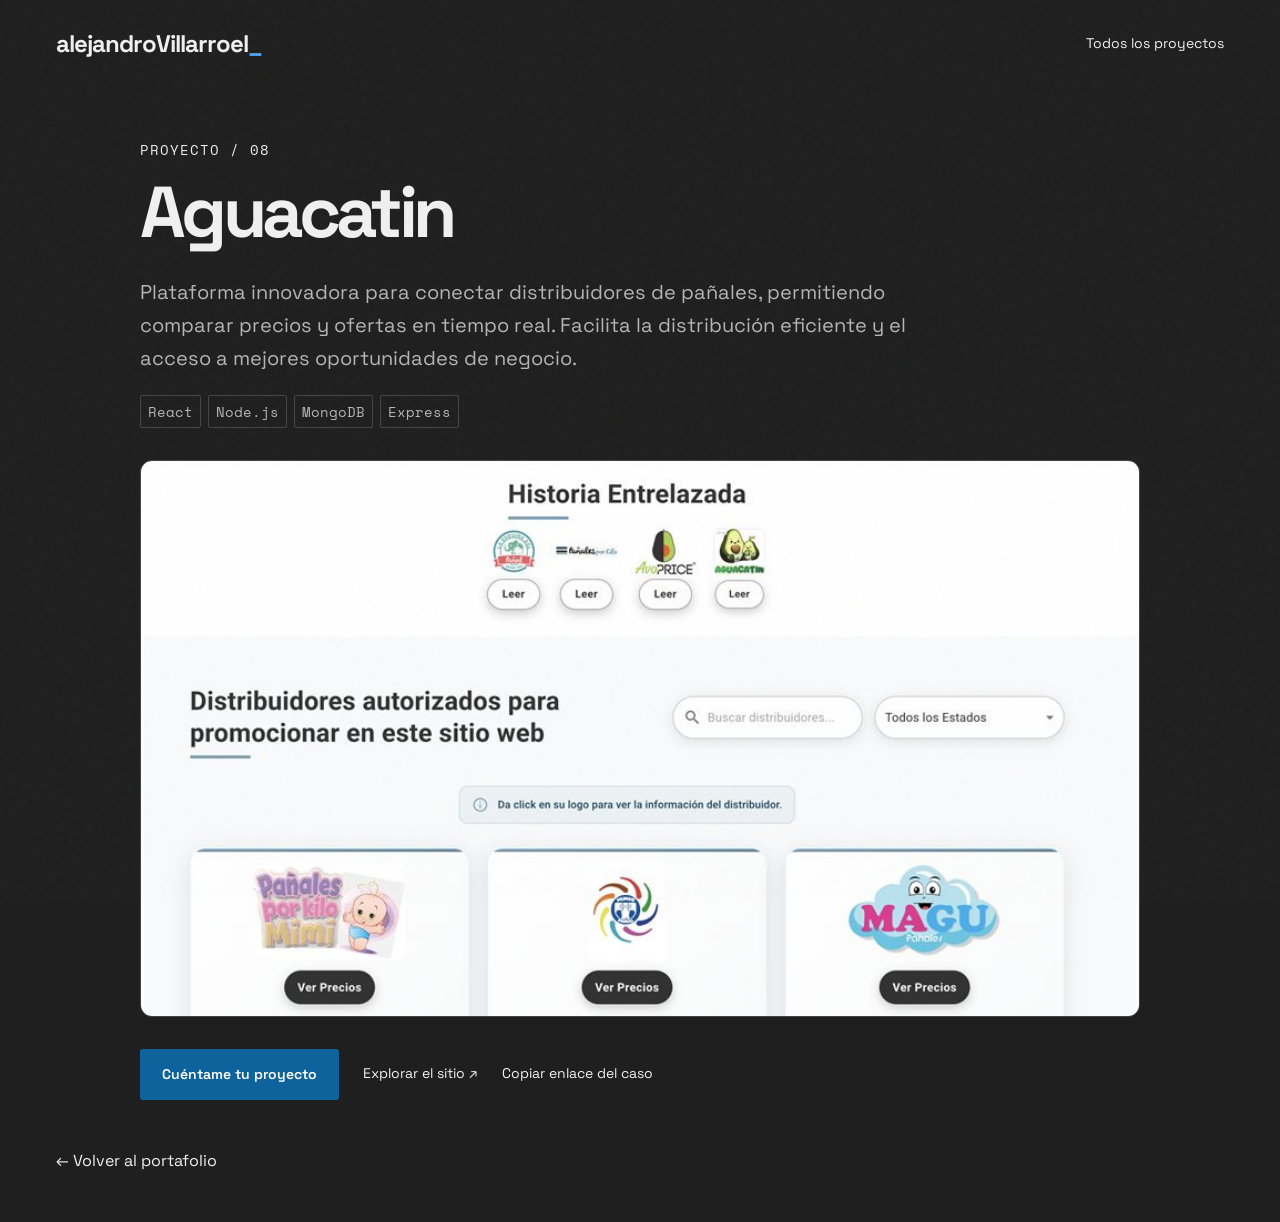
<file: proyectos/aguacatin/index.html>
<!DOCTYPE html>
<html lang="es"><head><meta charset="UTF-8"><meta name="viewport" content="width=device-width, initial-scale=1"><meta name="theme-color" content="#1f1f1f">
<title>Aguacatin · Alejandro Villarroel</title><meta name="description" content="Plataforma innovadora para conectar distribuidores de pañales, permitiendo comparar precios y ofertas en tiempo real. Facilita la distribución eficiente y el acceso a mejores oportunidades de negocio."><link rel="canonical" href="https://alejandrov.github.io/proyectos/aguacatin/">
<meta property="og:type" content="website"><meta property="og:locale" content="es_MX"><meta property="og:site_name" content="Alejandro Villarroel"><meta property="og:title" content="Aguacatin · Alejandro Villarroel"><meta property="og:description" content="Plataforma innovadora para conectar distribuidores de pañales, permitiendo comparar precios y ofertas en tiempo real. Facilita la distribución eficiente y el acceso a mejores oportunidades de negocio."><meta property="og:url" content="https://alejandrov.github.io/proyectos/aguacatin/"><meta property="og:image" content="https://alejandrov.github.io/assets/aguacatin-card.jpg"><meta property="og:image:alt" content="Vista de Aguacatin">
<meta name="twitter:card" content="summary_large_image"><meta name="twitter:title" content="Aguacatin · Alejandro Villarroel"><meta name="twitter:description" content="Plataforma innovadora para conectar distribuidores de pañales, permitiendo comparar precios y ofertas en tiempo real. Facilita la distribución eficiente y el acceso a mejores oportunidades de negocio."><meta name="twitter:image" content="https://alejandrov.github.io/assets/aguacatin-card.jpg">
<link rel="preconnect" href="https://fonts.googleapis.com"><link rel="preconnect" href="https://fonts.gstatic.com" crossorigin><link href="https://fonts.googleapis.com/css2?family=Space+Grotesk:wght@400;500;600;700&amp;family=Space+Mono:wght@400;700&amp;display=swap" rel="stylesheet"><link rel="icon" href="../../assets/favicon.svg"><link rel="stylesheet" href="../../styles.css"><script src="../../project-page.js" defer></script></head>
<body><a class="skip-link" href="#main">Saltar al contenido</a><header class="case-header container"><a class="logo" href="../../">alejandroVillarroel<span>_</span></a><a class="text-link" href="../../#projects">Todos los proyectos</a></header>
<main id="main" class="container project-page"><p class="mono">PROYECTO / 08</p><h1>Aguacatin</h1><p class="project-lead">Plataforma innovadora para conectar distribuidores de pañales, permitiendo comparar precios y ofertas en tiempo real. Facilita la distribución eficiente y el acceso a mejores oportunidades de negocio.</p><div class="project-tech"><span>React</span><span>Node.js</span><span>MongoDB</span><span>Express</span></div><img class="case-cover" src="../../assets/aguacatin-card.jpg" alt="Vista de Aguacatin" width="1280" height="720">
<div class="case-actions"><a class="btn btn-primary" href="../../#contact">Cuéntame tu proyecto</a><a class="text-link" href="https://aguacatin.com/" target="_blank" rel="noopener noreferrer">Explorar el sitio ↗</a><button class="text-link" id="copy-project" hidden>Copiar enlace del caso</button></div><p id="share-status" role="status"></p></main><footer class="container case-footer"><a href="../../#cases">← Volver al portafolio</a></footer></body></html>
</file>
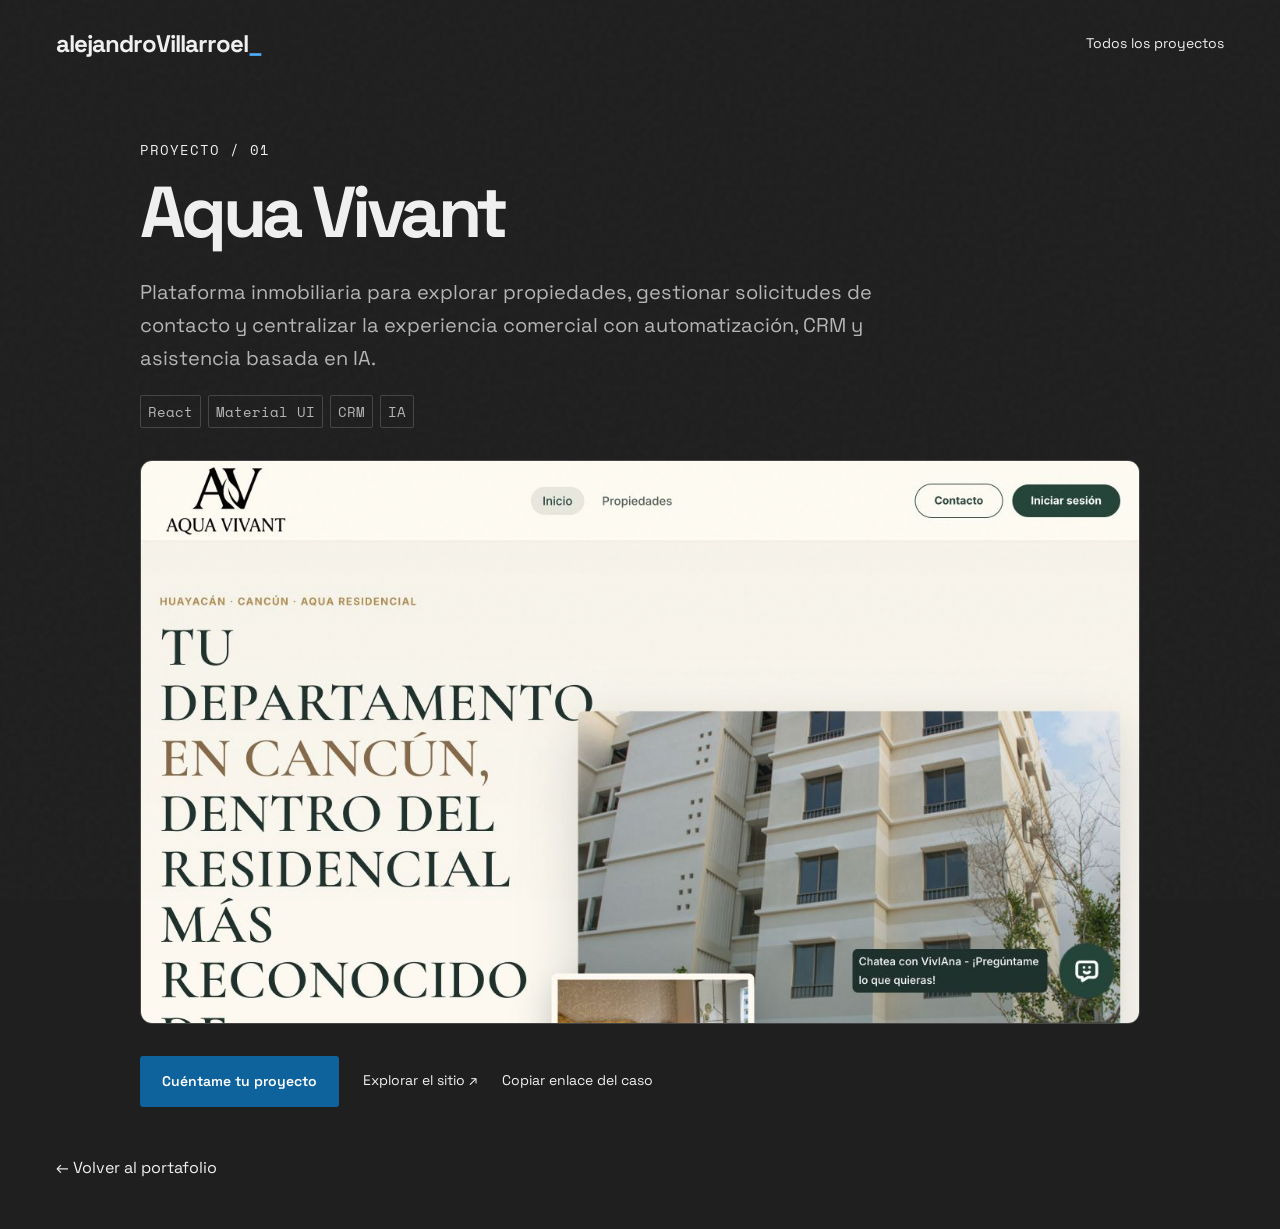
<file: proyectos/aqua-vivant/index.html>
<!DOCTYPE html>
<html lang="es"><head><meta charset="UTF-8"><meta name="viewport" content="width=device-width, initial-scale=1"><meta name="theme-color" content="#1f1f1f">
<title>Aqua Vivant · Alejandro Villarroel</title><meta name="description" content="Plataforma inmobiliaria para explorar propiedades, gestionar solicitudes de contacto y centralizar la experiencia comercial con automatización, CRM y asistencia basada en IA."><link rel="canonical" href="https://alejandrov.github.io/proyectos/aqua-vivant/">
<meta property="og:type" content="website"><meta property="og:locale" content="es_MX"><meta property="og:site_name" content="Alejandro Villarroel"><meta property="og:title" content="Aqua Vivant · Alejandro Villarroel"><meta property="og:description" content="Plataforma inmobiliaria para explorar propiedades, gestionar solicitudes de contacto y centralizar la experiencia comercial con automatización, CRM y asistencia basada en IA."><meta property="og:url" content="https://alejandrov.github.io/proyectos/aqua-vivant/"><meta property="og:image" content="https://alejandrov.github.io/assets/aqua-vivant-card.jpg"><meta property="og:image:alt" content="Vista de Aqua Vivant">
<meta name="twitter:card" content="summary_large_image"><meta name="twitter:title" content="Aqua Vivant · Alejandro Villarroel"><meta name="twitter:description" content="Plataforma inmobiliaria para explorar propiedades, gestionar solicitudes de contacto y centralizar la experiencia comercial con automatización, CRM y asistencia basada en IA."><meta name="twitter:image" content="https://alejandrov.github.io/assets/aqua-vivant-card.jpg">
<link rel="preconnect" href="https://fonts.googleapis.com"><link rel="preconnect" href="https://fonts.gstatic.com" crossorigin><link href="https://fonts.googleapis.com/css2?family=Space+Grotesk:wght@400;500;600;700&amp;family=Space+Mono:wght@400;700&amp;display=swap" rel="stylesheet"><link rel="icon" href="../../assets/favicon.svg"><link rel="stylesheet" href="../../styles.css"><script src="../../project-page.js" defer></script></head>
<body><a class="skip-link" href="#main">Saltar al contenido</a><header class="case-header container"><a class="logo" href="../../">alejandroVillarroel<span>_</span></a><a class="text-link" href="../../#projects">Todos los proyectos</a></header>
<main id="main" class="container project-page"><p class="mono">PROYECTO / 01</p><h1>Aqua Vivant</h1><p class="project-lead">Plataforma inmobiliaria para explorar propiedades, gestionar solicitudes de contacto y centralizar la experiencia comercial con automatización, CRM y asistencia basada en IA.</p><div class="project-tech"><span>React</span><span>Material UI</span><span>CRM</span><span>IA</span></div><img class="case-cover" src="../../assets/aqua-vivant-card.jpg" alt="Vista de Aqua Vivant" width="1280" height="720">
<div class="case-actions"><a class="btn btn-primary" href="../../#contact">Cuéntame tu proyecto</a><a class="text-link" href="https://ia.aquavivant.com/" target="_blank" rel="noopener noreferrer">Explorar el sitio ↗</a><button class="text-link" id="copy-project" hidden>Copiar enlace del caso</button></div><p id="share-status" role="status"></p></main><footer class="container case-footer"><a href="../../#cases">← Volver al portafolio</a></footer></body></html>
</file>
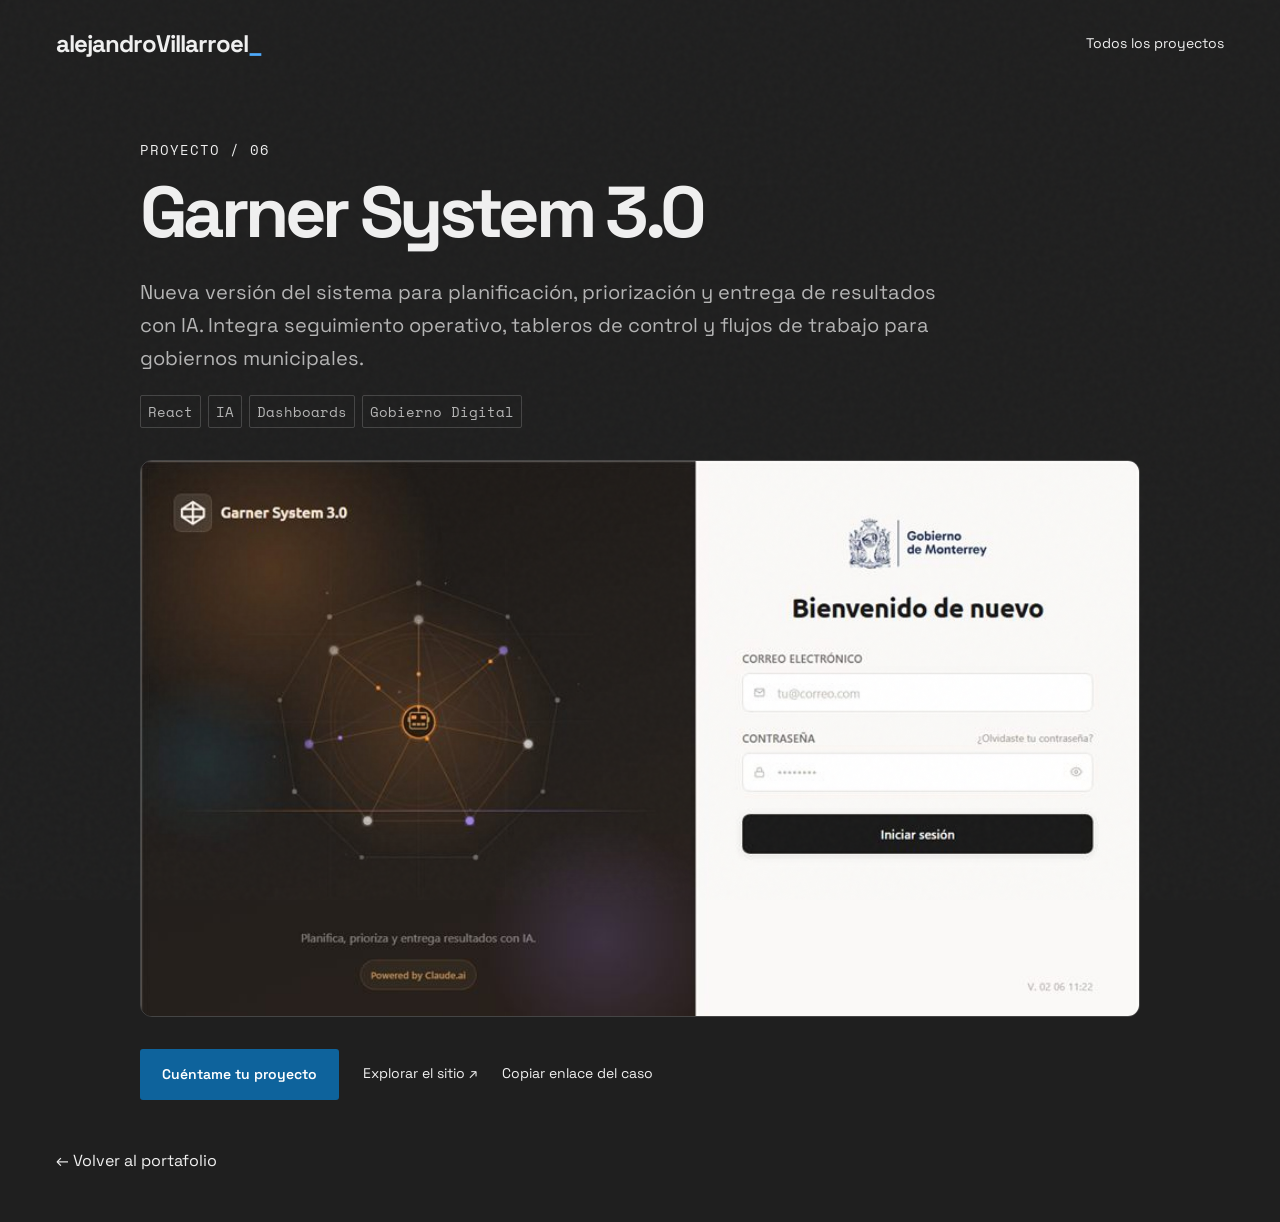
<file: proyectos/garner-system/index.html>
<!DOCTYPE html>
<html lang="es"><head><meta charset="UTF-8"><meta name="viewport" content="width=device-width, initial-scale=1"><meta name="theme-color" content="#1f1f1f">
<title>Garner System 3.0 · Alejandro Villarroel</title><meta name="description" content="Nueva versión del sistema para planificación, priorización y entrega de resultados con IA. Integra seguimiento operativo, tableros de control y flujos de trabajo para gobiernos municipales."><link rel="canonical" href="https://alejandrov.github.io/proyectos/garner-system/">
<meta property="og:type" content="website"><meta property="og:locale" content="es_MX"><meta property="og:site_name" content="Alejandro Villarroel"><meta property="og:title" content="Garner System 3.0 · Alejandro Villarroel"><meta property="og:description" content="Nueva versión del sistema para planificación, priorización y entrega de resultados con IA. Integra seguimiento operativo, tableros de control y flujos de trabajo para gobiernos municipales."><meta property="og:url" content="https://alejandrov.github.io/proyectos/garner-system/"><meta property="og:image" content="https://alejandrov.github.io/assets/garner-ia-card.jpg"><meta property="og:image:alt" content="Vista de Garner System 3.0">
<meta name="twitter:card" content="summary_large_image"><meta name="twitter:title" content="Garner System 3.0 · Alejandro Villarroel"><meta name="twitter:description" content="Nueva versión del sistema para planificación, priorización y entrega de resultados con IA. Integra seguimiento operativo, tableros de control y flujos de trabajo para gobiernos municipales."><meta name="twitter:image" content="https://alejandrov.github.io/assets/garner-ia-card.jpg">
<link rel="preconnect" href="https://fonts.googleapis.com"><link rel="preconnect" href="https://fonts.gstatic.com" crossorigin><link href="https://fonts.googleapis.com/css2?family=Space+Grotesk:wght@400;500;600;700&amp;family=Space+Mono:wght@400;700&amp;display=swap" rel="stylesheet"><link rel="icon" href="../../assets/favicon.svg"><link rel="stylesheet" href="../../styles.css"><script src="../../project-page.js" defer></script></head>
<body><a class="skip-link" href="#main">Saltar al contenido</a><header class="case-header container"><a class="logo" href="../../">alejandroVillarroel<span>_</span></a><a class="text-link" href="../../#projects">Todos los proyectos</a></header>
<main id="main" class="container project-page"><p class="mono">PROYECTO / 06</p><h1>Garner System 3.0</h1><p class="project-lead">Nueva versión del sistema para planificación, priorización y entrega de resultados con IA. Integra seguimiento operativo, tableros de control y flujos de trabajo para gobiernos municipales.</p><div class="project-tech"><span>React</span><span>IA</span><span>Dashboards</span><span>Gobierno Digital</span></div><img class="case-cover" src="../../assets/garner-ia-card.jpg" alt="Vista de Garner System 3.0" width="1280" height="720">
<div class="case-actions"><a class="btn btn-primary" href="../../#contact">Cuéntame tu proyecto</a><a class="text-link" href="https://monterrey.garner-ia.com/" target="_blank" rel="noopener noreferrer">Explorar el sitio ↗</a><button class="text-link" id="copy-project" hidden>Copiar enlace del caso</button></div><p id="share-status" role="status"></p></main><footer class="container case-footer"><a href="../../#cases">← Volver al portafolio</a></footer></body></html>
</file>
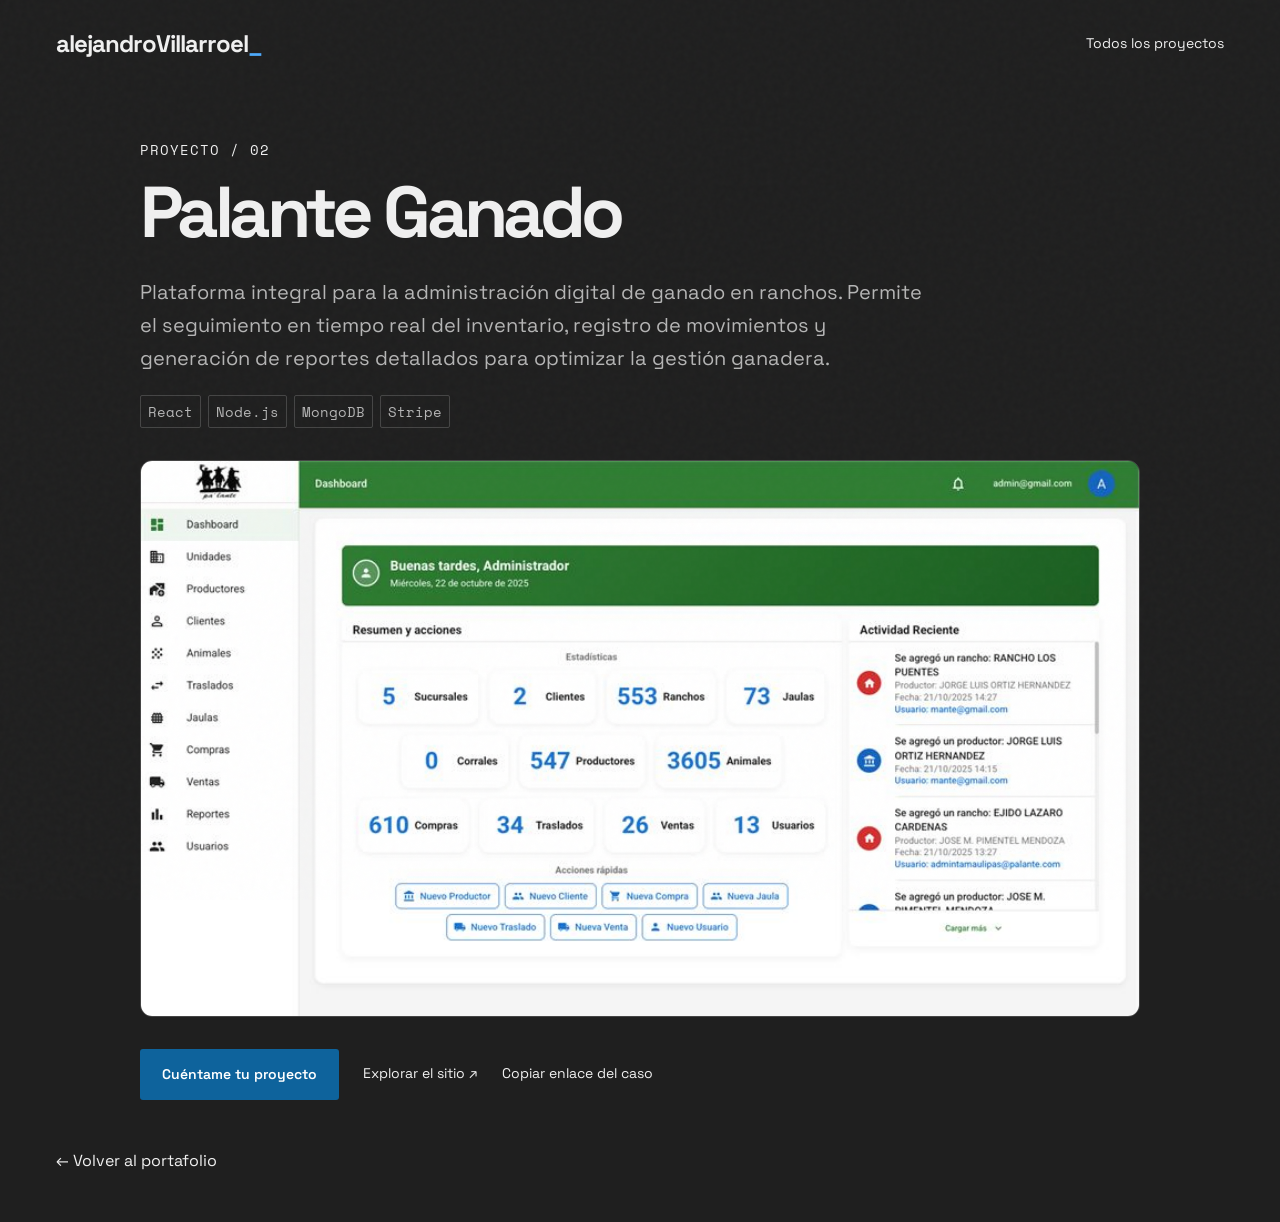
<file: proyectos/palante-ganado/index.html>
<!DOCTYPE html>
<html lang="es"><head><meta charset="UTF-8"><meta name="viewport" content="width=device-width, initial-scale=1"><meta name="theme-color" content="#1f1f1f">
<title>Palante Ganado · Alejandro Villarroel</title><meta name="description" content="Plataforma integral para la administración digital de ganado en ranchos. Permite el seguimiento en tiempo real del inventario, registro de movimientos y generación de reportes detallados para optimizar la gestión ganadera."><link rel="canonical" href="https://alejandrov.github.io/proyectos/palante-ganado/">
<meta property="og:type" content="website"><meta property="og:locale" content="es_MX"><meta property="og:site_name" content="Alejandro Villarroel"><meta property="og:title" content="Palante Ganado · Alejandro Villarroel"><meta property="og:description" content="Plataforma integral para la administración digital de ganado en ranchos. Permite el seguimiento en tiempo real del inventario, registro de movimientos y generación de reportes detallados para optimizar la gestión ganadera."><meta property="og:url" content="https://alejandrov.github.io/proyectos/palante-ganado/"><meta property="og:image" content="https://alejandrov.github.io/assets/palanteganado-card.jpg"><meta property="og:image:alt" content="Vista de Palante Ganado">
<meta name="twitter:card" content="summary_large_image"><meta name="twitter:title" content="Palante Ganado · Alejandro Villarroel"><meta name="twitter:description" content="Plataforma integral para la administración digital de ganado en ranchos. Permite el seguimiento en tiempo real del inventario, registro de movimientos y generación de reportes detallados para optimizar la gestión ganadera."><meta name="twitter:image" content="https://alejandrov.github.io/assets/palanteganado-card.jpg">
<link rel="preconnect" href="https://fonts.googleapis.com"><link rel="preconnect" href="https://fonts.gstatic.com" crossorigin><link href="https://fonts.googleapis.com/css2?family=Space+Grotesk:wght@400;500;600;700&amp;family=Space+Mono:wght@400;700&amp;display=swap" rel="stylesheet"><link rel="icon" href="../../assets/favicon.svg"><link rel="stylesheet" href="../../styles.css"><script src="../../project-page.js" defer></script></head>
<body><a class="skip-link" href="#main">Saltar al contenido</a><header class="case-header container"><a class="logo" href="../../">alejandroVillarroel<span>_</span></a><a class="text-link" href="../../#projects">Todos los proyectos</a></header>
<main id="main" class="container project-page"><p class="mono">PROYECTO / 02</p><h1>Palante Ganado</h1><p class="project-lead">Plataforma integral para la administración digital de ganado en ranchos. Permite el seguimiento en tiempo real del inventario, registro de movimientos y generación de reportes detallados para optimizar la gestión ganadera.</p><div class="project-tech"><span>React</span><span>Node.js</span><span>MongoDB</span><span>Stripe</span></div><img class="case-cover" src="../../assets/palanteganado-card.jpg" alt="Vista de Palante Ganado" width="1280" height="720">
<div class="case-actions"><a class="btn btn-primary" href="../../#contact">Cuéntame tu proyecto</a><a class="text-link" href="https://palanteganado.com/" target="_blank" rel="noopener noreferrer">Explorar el sitio ↗</a><button class="text-link" id="copy-project" hidden>Copiar enlace del caso</button></div><p id="share-status" role="status"></p></main><footer class="container case-footer"><a href="../../#cases">← Volver al portafolio</a></footer></body></html>
</file>
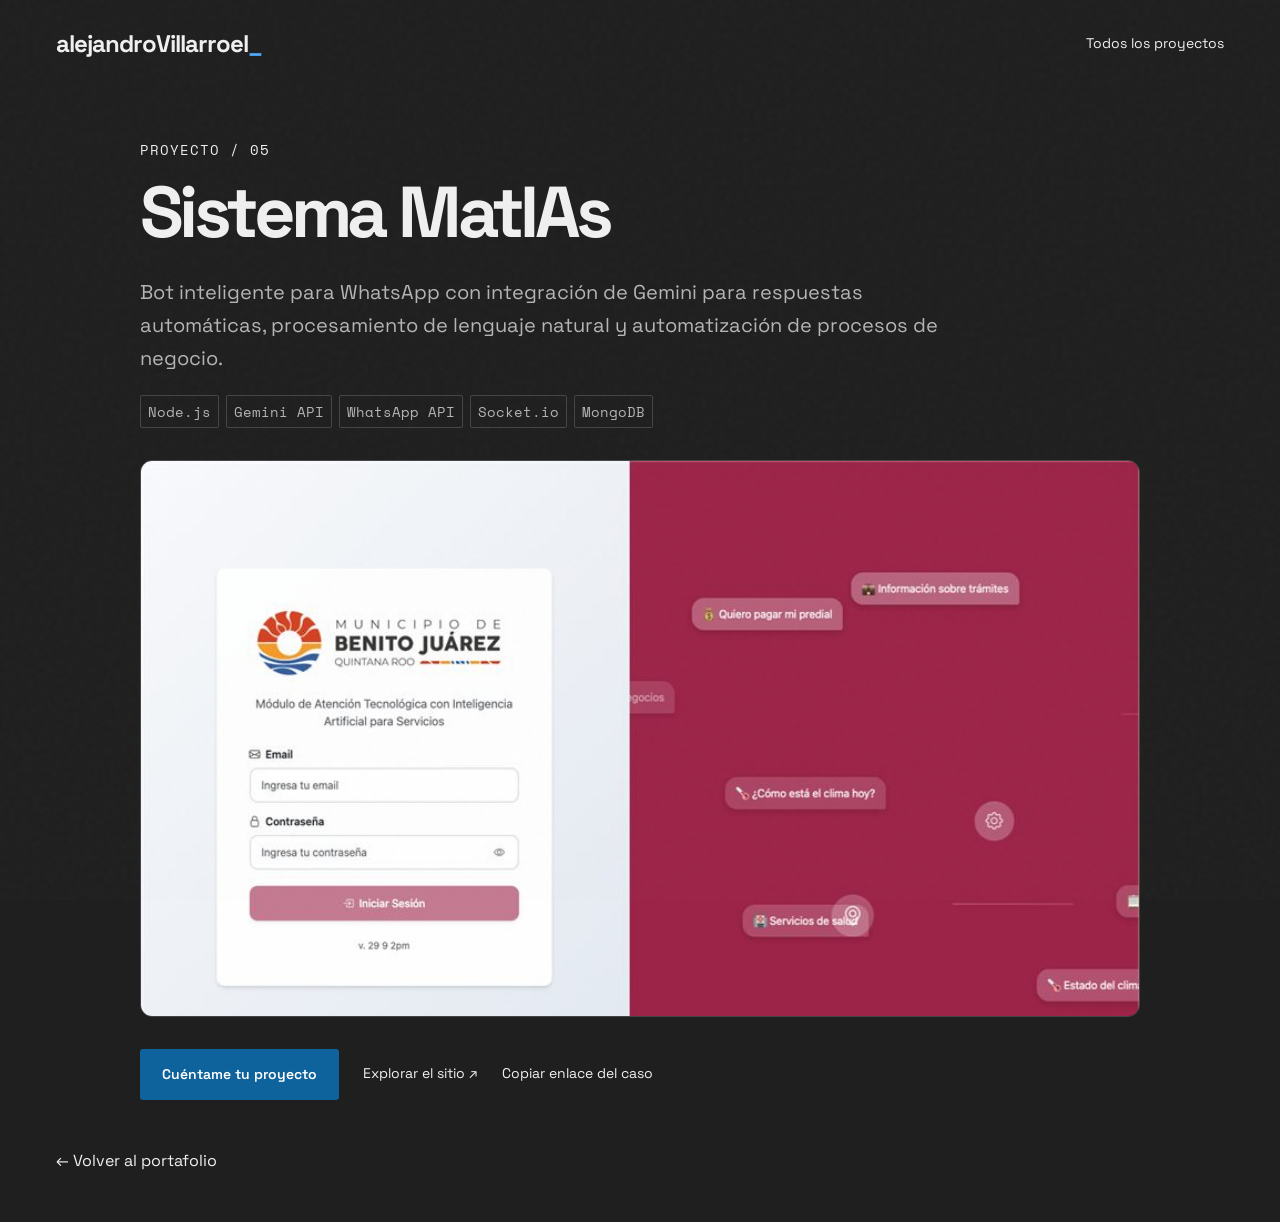
<file: proyectos/sistema-matias/index.html>
<!DOCTYPE html>
<html lang="es"><head><meta charset="UTF-8"><meta name="viewport" content="width=device-width, initial-scale=1"><meta name="theme-color" content="#1f1f1f">
<title>Sistema MatIAs · Alejandro Villarroel</title><meta name="description" content="Bot inteligente para WhatsApp con integración de Gemini para respuestas automáticas, procesamiento de lenguaje natural y automatización de procesos de negocio."><link rel="canonical" href="https://alejandrov.github.io/proyectos/sistema-matias/">
<meta property="og:type" content="website"><meta property="og:locale" content="es_MX"><meta property="og:site_name" content="Alejandro Villarroel"><meta property="og:title" content="Sistema MatIAs · Alejandro Villarroel"><meta property="og:description" content="Bot inteligente para WhatsApp con integración de Gemini para respuestas automáticas, procesamiento de lenguaje natural y automatización de procesos de negocio."><meta property="og:url" content="https://alejandrov.github.io/proyectos/sistema-matias/"><meta property="og:image" content="https://alejandrov.github.io/assets/matias-card.jpg"><meta property="og:image:alt" content="Vista de Sistema MatIAs">
<meta name="twitter:card" content="summary_large_image"><meta name="twitter:title" content="Sistema MatIAs · Alejandro Villarroel"><meta name="twitter:description" content="Bot inteligente para WhatsApp con integración de Gemini para respuestas automáticas, procesamiento de lenguaje natural y automatización de procesos de negocio."><meta name="twitter:image" content="https://alejandrov.github.io/assets/matias-card.jpg">
<link rel="preconnect" href="https://fonts.googleapis.com"><link rel="preconnect" href="https://fonts.gstatic.com" crossorigin><link href="https://fonts.googleapis.com/css2?family=Space+Grotesk:wght@400;500;600;700&amp;family=Space+Mono:wght@400;700&amp;display=swap" rel="stylesheet"><link rel="icon" href="../../assets/favicon.svg"><link rel="stylesheet" href="../../styles.css"><script src="../../project-page.js" defer></script></head>
<body><a class="skip-link" href="#main">Saltar al contenido</a><header class="case-header container"><a class="logo" href="../../">alejandroVillarroel<span>_</span></a><a class="text-link" href="../../#projects">Todos los proyectos</a></header>
<main id="main" class="container project-page"><p class="mono">PROYECTO / 05</p><h1>Sistema MatIAs</h1><p class="project-lead">Bot inteligente para WhatsApp con integración de Gemini para respuestas automáticas, procesamiento de lenguaje natural y automatización de procesos de negocio.</p><div class="project-tech"><span>Node.js</span><span>Gemini API</span><span>WhatsApp API</span><span>Socket.io</span><span>MongoDB</span></div><img class="case-cover" src="../../assets/matias-card.jpg" alt="Vista de Sistema MatIAs" width="1280" height="720">
<div class="case-actions"><a class="btn btn-primary" href="../../#contact">Cuéntame tu proyecto</a><a class="text-link" href="http://matias.gobierno-digital.mx/" target="_blank" rel="noopener noreferrer">Explorar el sitio ↗</a><button class="text-link" id="copy-project" hidden>Copiar enlace del caso</button></div><p id="share-status" role="status"></p></main><footer class="container case-footer"><a href="../../#cases">← Volver al portafolio</a></footer></body></html>
</file>
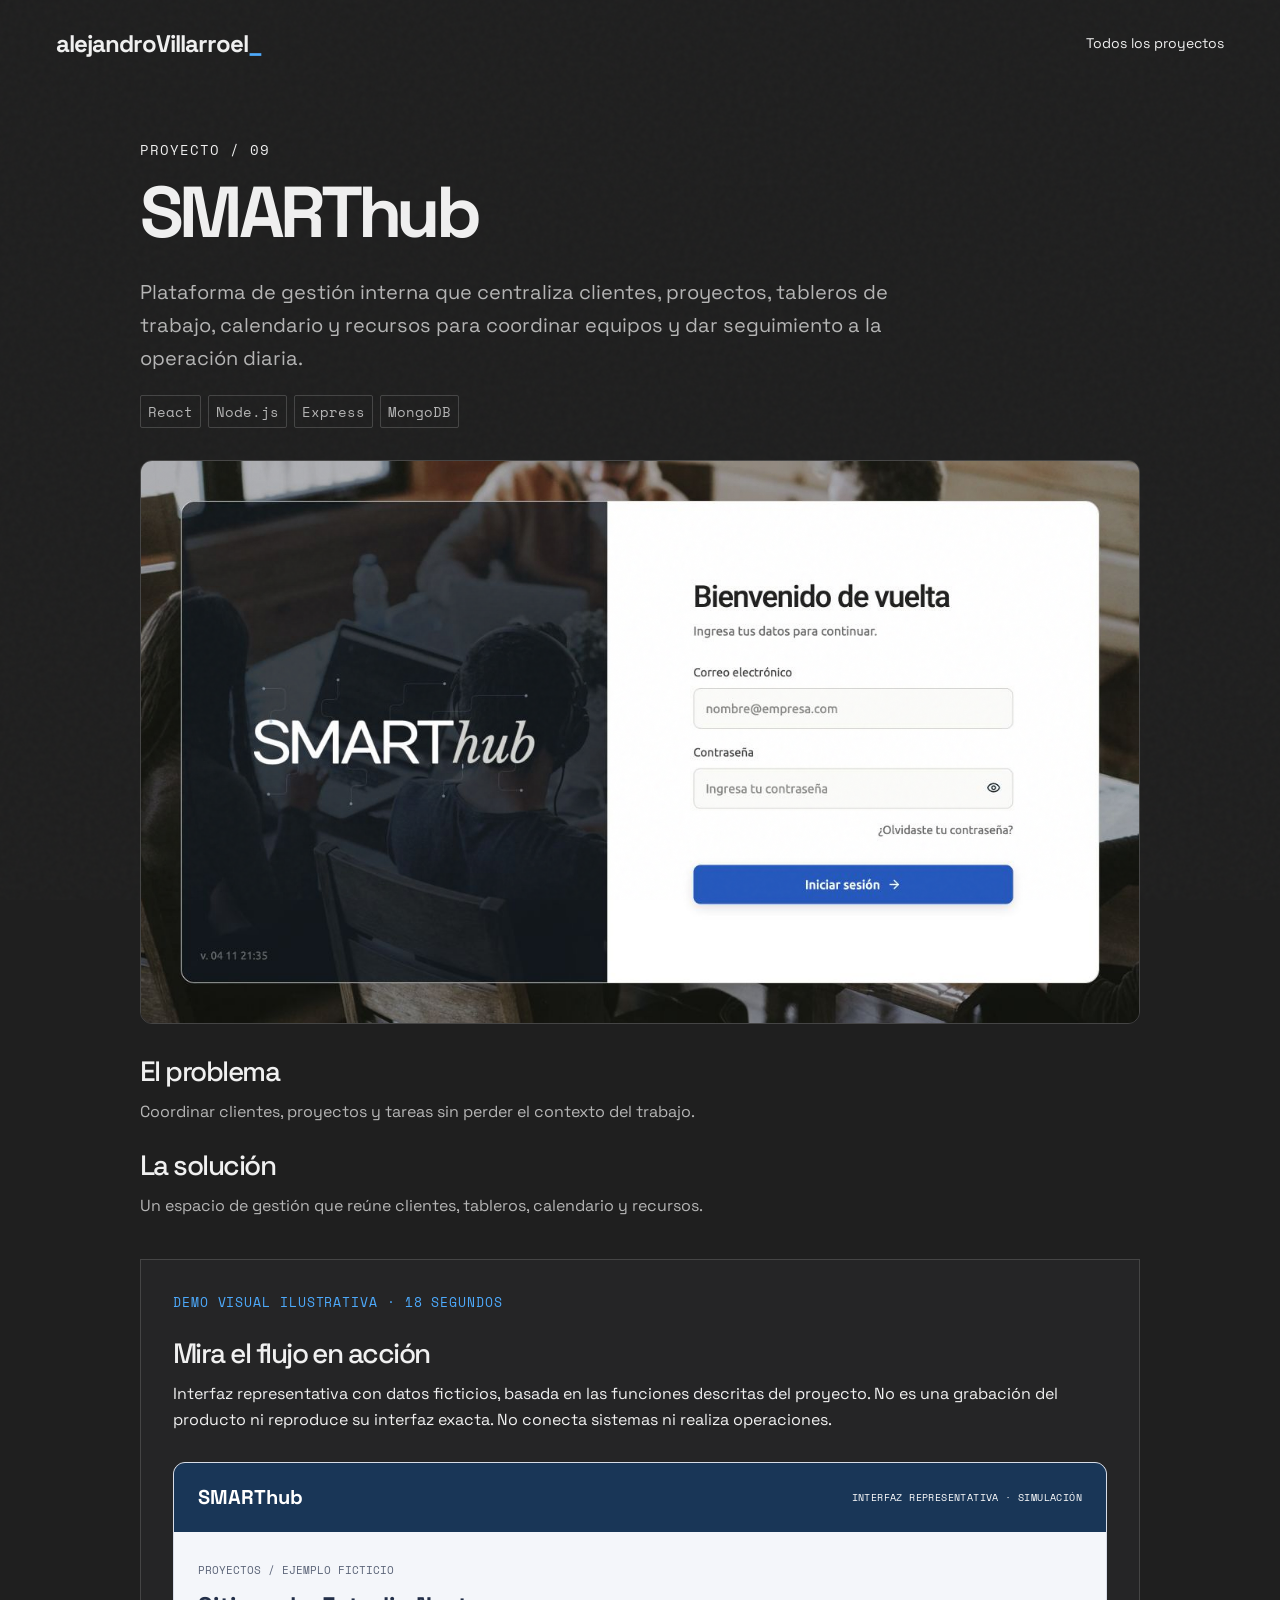
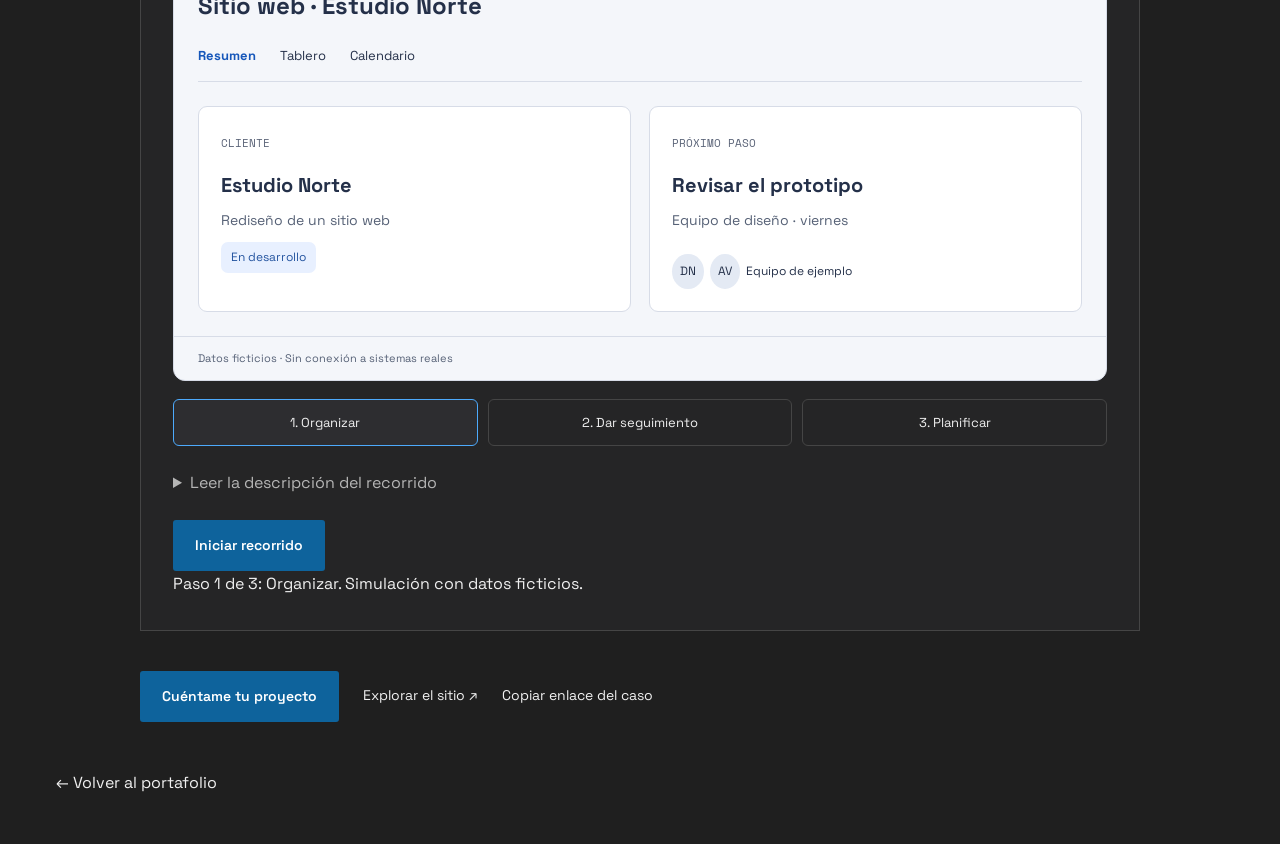
<file: proyectos/smarthub/index.html>
<!DOCTYPE html>
<html lang="es"><head><meta charset="UTF-8"><meta name="viewport" content="width=device-width, initial-scale=1"><meta name="theme-color" content="#1f1f1f">
<title>SMARThub · Alejandro Villarroel</title><meta name="description" content="Un espacio de gestión que reúne clientes, tableros, calendario y recursos."><link rel="canonical" href="https://alejandrov.github.io/proyectos/smarthub/">
<meta property="og:type" content="website"><meta property="og:locale" content="es_MX"><meta property="og:site_name" content="Alejandro Villarroel"><meta property="og:title" content="SMARThub · Alejandro Villarroel"><meta property="og:description" content="Un espacio de gestión que reúne clientes, tableros, calendario y recursos."><meta property="og:url" content="https://alejandrov.github.io/proyectos/smarthub/"><meta property="og:image" content="https://alejandrov.github.io/assets/smarthub-card.jpg"><meta property="og:image:alt" content="Vista de SMARThub">
<meta name="twitter:card" content="summary_large_image"><meta name="twitter:title" content="SMARThub · Alejandro Villarroel"><meta name="twitter:description" content="Un espacio de gestión que reúne clientes, tableros, calendario y recursos."><meta name="twitter:image" content="https://alejandrov.github.io/assets/smarthub-card.jpg">
<link rel="preconnect" href="https://fonts.googleapis.com"><link rel="preconnect" href="https://fonts.gstatic.com" crossorigin><link href="https://fonts.googleapis.com/css2?family=Space+Grotesk:wght@400;500;600;700&amp;family=Space+Mono:wght@400;700&amp;display=swap" rel="stylesheet"><link rel="icon" href="../../assets/favicon.svg"><link rel="stylesheet" href="../../styles.css"><script src="../../project-page.js" defer></script></head>
<body><a class="skip-link" href="#main">Saltar al contenido</a><header class="case-header container"><a class="logo" href="../../">alejandroVillarroel<span>_</span></a><a class="text-link" href="../../#projects">Todos los proyectos</a></header>
<main id="main" class="container project-page"><p class="mono">PROYECTO / 09</p><h1>SMARThub</h1><p class="project-lead">Plataforma de gestión interna que centraliza clientes, proyectos, tableros de trabajo, calendario y recursos para coordinar equipos y dar seguimiento a la operación diaria.</p><div class="project-tech"><span>React</span><span>Node.js</span><span>Express</span><span>MongoDB</span></div><img class="case-cover" src="../../assets/smarthub-card.jpg" alt="Vista de SMARThub" width="1280" height="720"><section class="case-summary"><h2>El problema</h2><p>Coordinar clientes, proyectos y tareas sin perder el contexto del trabajo.</p><h2>La solución</h2><p>Un espacio de gestión que reúne clientes, tableros, calendario y recursos.</p></section><section class="walkthrough" aria-labelledby="walkthrough-title"><p class="mono">DEMO VISUAL ILUSTRATIVA · 18 SEGUNDOS</p><h2 id="walkthrough-title">Mira el flujo en acción</h2><p>Interfaz representativa con datos ficticios, basada en las funciones descritas del proyecto. No es una grabación del producto ni reproduce su interfaz exacta. No conecta sistemas ni realiza operaciones.</p><div class="visual-demo demo-hub"><div class="demo-chrome"><strong>SMARThub</strong><span>INTERFAZ REPRESENTATIVA · SIMULACIÓN</span></div><section class="demo-scene"><div class="demo-screen-heading"><span>PROYECTOS / EJEMPLO FICTICIO</span><h3>Sitio web · Estudio Norte</h3></div><div class="demo-tabs"><b>Resumen</b><span>Tablero</span><span>Calendario</span></div><div class="demo-two"><div class="demo-tile"><span class="demo-eyebrow">CLIENTE</span><strong>Estudio Norte</strong><p>Rediseño de un sitio web</p><span class="demo-pill">En desarrollo</span></div><div class="demo-tile"><span class="demo-eyebrow">PRÓXIMO PASO</span><strong>Revisar el prototipo</strong><p>Equipo de diseño · viernes</p><div class="demo-avatar-row"><i>DN</i><i>AV</i><span>Equipo de ejemplo</span></div></div></div></section><section class="demo-scene"><div class="demo-screen-heading"><span>TABLERO / EJEMPLO FICTICIO</span><h3>Del pendiente a la revisión</h3></div><div class="demo-kanban"><div><h4>Por hacer <small>1</small></h4><div class="demo-task">Preparar contenidos<span>Contenido</span></div></div><div><h4>En curso <small>1</small></h4><div class="demo-task">Construir el sitio<span>Desarrollo</span></div></div><div><h4>En revisión <small>1</small></h4><div class="demo-task demo-highlight">Revisar el prototipo<span>Diseño · viernes</span><b>Listo para revisar</b></div></div></div></section><section class="demo-scene"><div class="demo-screen-heading"><span>CALENDARIO / EJEMPLO FICTICIO</span><h3>La revisión, en el calendario</h3></div><div class="demo-calendar"><div class="demo-week"><span>LUN</span><span>MAR</span><span>MIÉ</span><span>JUE</span><span>VIE</span></div><div class="demo-week demo-dates"><span>12</span><span>13</span><span>14</span><span>15</span><strong>16</strong></div><div class="demo-calendar-event"><span>VIERNES · 10:00</span><strong>Revisión del prototipo</strong><p>Estudio Norte · Equipo de diseño</p></div></div></section><div class="demo-screen-footer">Datos ficticios · Sin conexión a sistemas reales</div></div><div class="demo-navigation" hidden><button type="button" data-demo-step="0">1. Organizar</button><button type="button" data-demo-step="1">2. Dar seguimiento</button><button type="button" data-demo-step="2">3. Planificar</button></div><details class="demo-transcript"><summary>Leer la descripción del recorrido</summary><ol class="walkthrough-steps"><li><h3>Organizar</h3><p>Proyecto de ejemplo: rediseño de un sitio. La información del cliente y el trabajo se reúnen en un mismo contexto.</p></li><li><h3>Dar seguimiento</h3><p>Tarea de ejemplo: revisar el prototipo. Un tablero permite representar su estado y los pendientes del equipo.</p></li><li><h3>Planificar</h3><p>Actividad de ejemplo: revisión del viernes. El calendario complementa la organización del proyecto.</p></li></ol></details><div class="walkthrough-controls" hidden><button class="btn btn-primary" id="play-walkthrough">Iniciar recorrido</button><button class="text-link" id="pause-walkthrough" hidden>Pausar</button><button class="text-link" id="stop-walkthrough" hidden>Reiniciar</button><p id="walkthrough-status" role="status">También puedes leer los tres pasos a tu ritmo.</p></div></section>
<div class="case-actions"><a class="btn btn-primary" href="../../#contact">Cuéntame tu proyecto</a><a class="text-link" href="https://scshub.up.railway.app/" target="_blank" rel="noopener noreferrer">Explorar el sitio ↗</a><button class="text-link" id="copy-project" hidden>Copiar enlace del caso</button></div><p id="share-status" role="status"></p></main><footer class="container case-footer"><a href="../../#cases">← Volver al portafolio</a></footer></body></html>
</file>
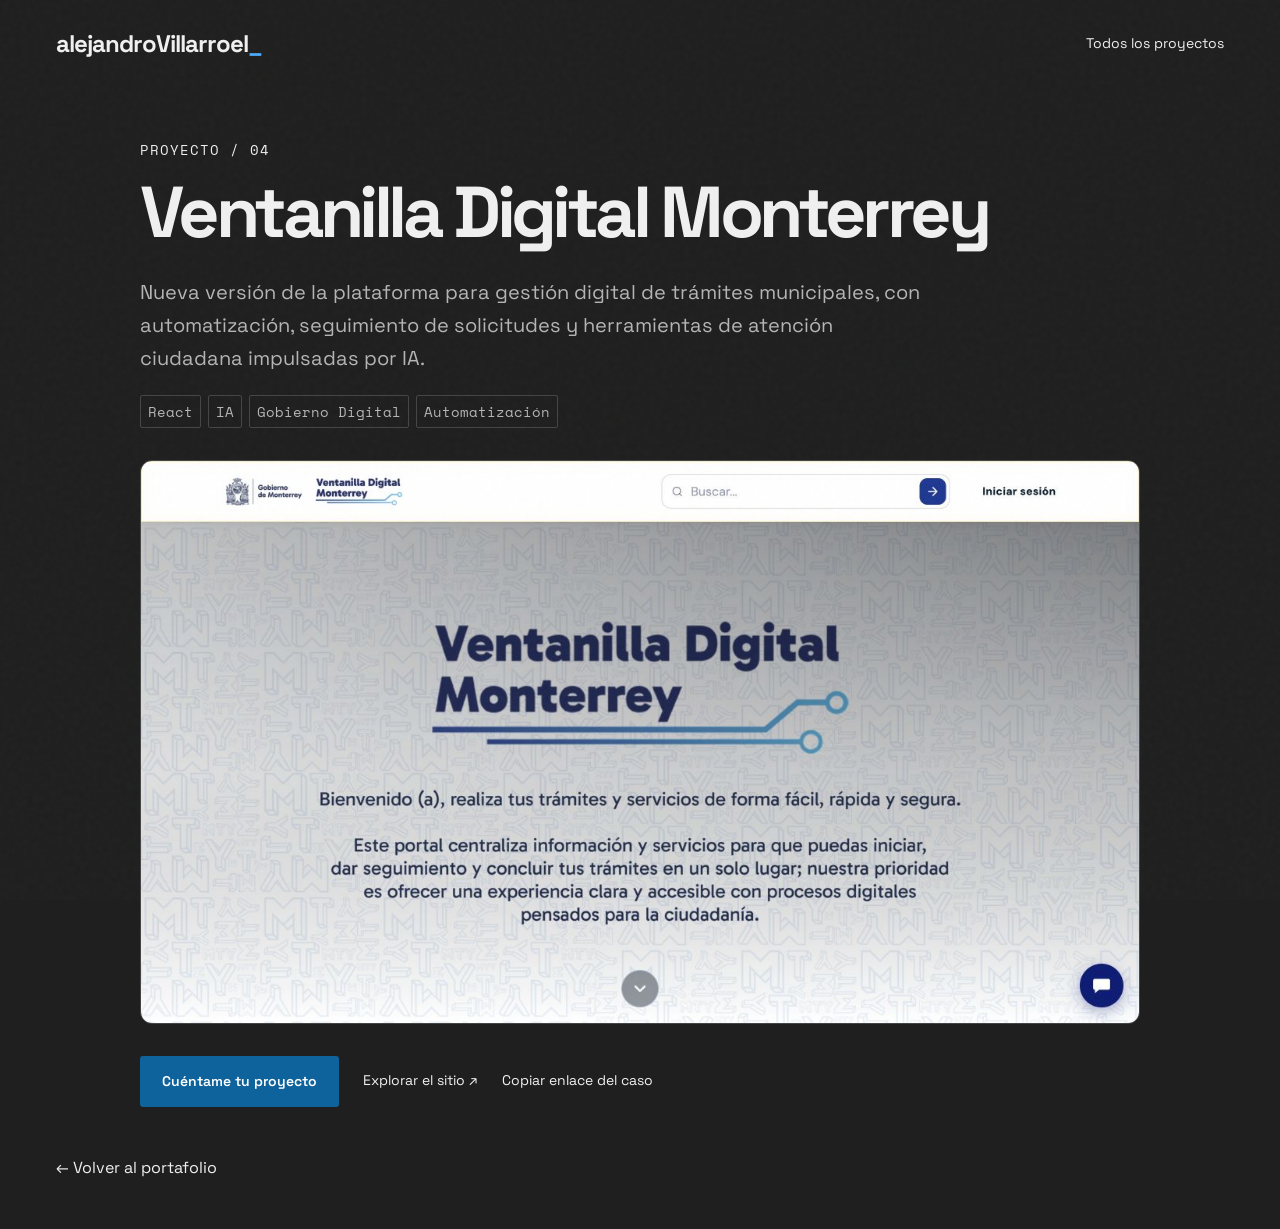
<file: proyectos/ventanilla-digital-monterrey/index.html>
<!DOCTYPE html>
<html lang="es"><head><meta charset="UTF-8"><meta name="viewport" content="width=device-width, initial-scale=1"><meta name="theme-color" content="#1f1f1f">
<title>Ventanilla Digital Monterrey · Alejandro Villarroel</title><meta name="description" content="Nueva versión de la plataforma para gestión digital de trámites municipales, con automatización, seguimiento de solicitudes y herramientas de atención ciudadana impulsadas por IA."><link rel="canonical" href="https://alejandrov.github.io/proyectos/ventanilla-digital-monterrey/">
<meta property="og:type" content="website"><meta property="og:locale" content="es_MX"><meta property="og:site_name" content="Alejandro Villarroel"><meta property="og:title" content="Ventanilla Digital Monterrey · Alejandro Villarroel"><meta property="og:description" content="Nueva versión de la plataforma para gestión digital de trámites municipales, con automatización, seguimiento de solicitudes y herramientas de atención ciudadana impulsadas por IA."><meta property="og:url" content="https://alejandrov.github.io/proyectos/ventanilla-digital-monterrey/"><meta property="og:image" content="https://alejandrov.github.io/assets/ventanilla-monterrey-card.jpg"><meta property="og:image:alt" content="Vista de Ventanilla Digital Monterrey">
<meta name="twitter:card" content="summary_large_image"><meta name="twitter:title" content="Ventanilla Digital Monterrey · Alejandro Villarroel"><meta name="twitter:description" content="Nueva versión de la plataforma para gestión digital de trámites municipales, con automatización, seguimiento de solicitudes y herramientas de atención ciudadana impulsadas por IA."><meta name="twitter:image" content="https://alejandrov.github.io/assets/ventanilla-monterrey-card.jpg">
<link rel="preconnect" href="https://fonts.googleapis.com"><link rel="preconnect" href="https://fonts.gstatic.com" crossorigin><link href="https://fonts.googleapis.com/css2?family=Space+Grotesk:wght@400;500;600;700&amp;family=Space+Mono:wght@400;700&amp;display=swap" rel="stylesheet"><link rel="icon" href="../../assets/favicon.svg"><link rel="stylesheet" href="../../styles.css"><script src="../../project-page.js" defer></script></head>
<body><a class="skip-link" href="#main">Saltar al contenido</a><header class="case-header container"><a class="logo" href="../../">alejandroVillarroel<span>_</span></a><a class="text-link" href="../../#projects">Todos los proyectos</a></header>
<main id="main" class="container project-page"><p class="mono">PROYECTO / 04</p><h1>Ventanilla Digital Monterrey</h1><p class="project-lead">Nueva versión de la plataforma para gestión digital de trámites municipales, con automatización, seguimiento de solicitudes y herramientas de atención ciudadana impulsadas por IA.</p><div class="project-tech"><span>React</span><span>IA</span><span>Gobierno Digital</span><span>Automatización</span></div><img class="case-cover" src="../../assets/ventanilla-monterrey-card.jpg" alt="Vista de Ventanilla Digital Monterrey" width="1280" height="720">
<div class="case-actions"><a class="btn btn-primary" href="../../#contact">Cuéntame tu proyecto</a><a class="text-link" href="https://ventanilladigital.monterrey.gob.mx/" target="_blank" rel="noopener noreferrer">Explorar el sitio ↗</a><button class="text-link" id="copy-project" hidden>Copiar enlace del caso</button></div><p id="share-status" role="status"></p></main><footer class="container case-footer"><a href="../../#cases">← Volver al portafolio</a></footer></body></html>
</file>
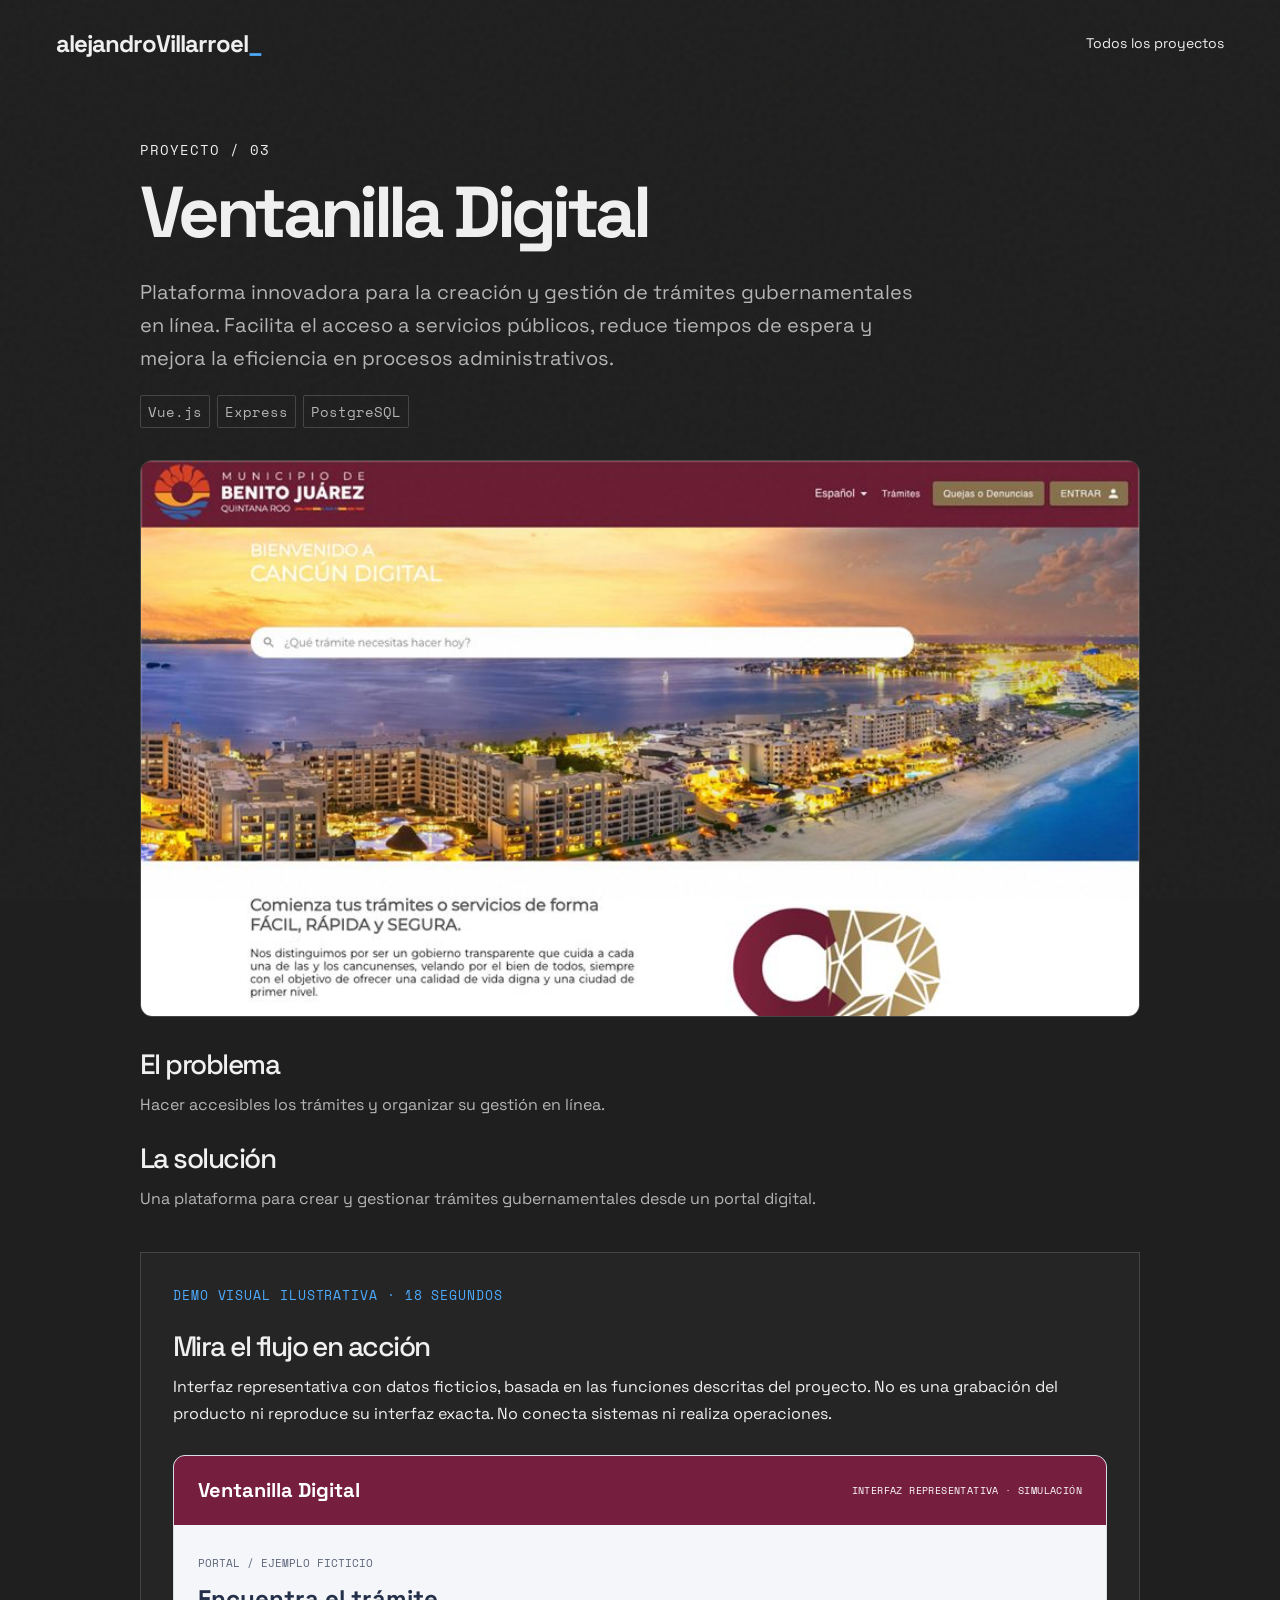
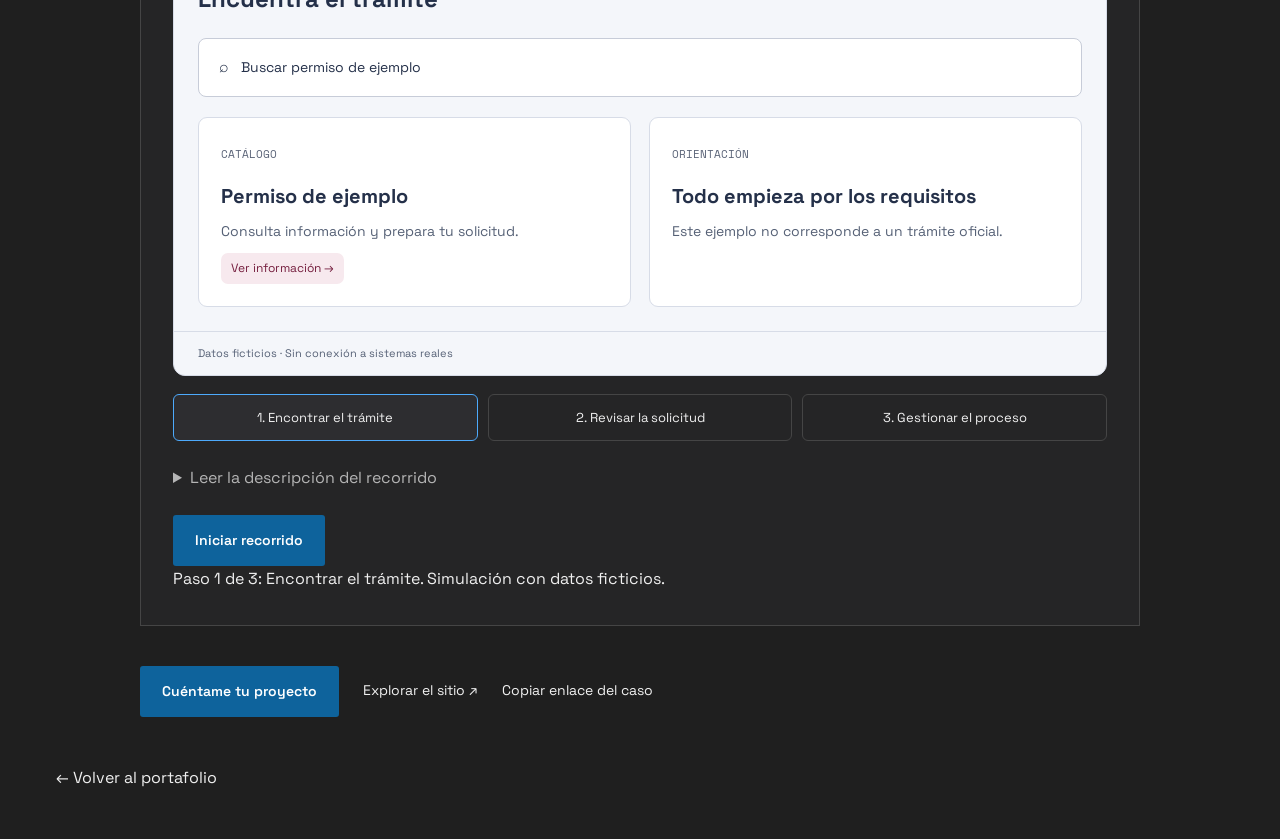
<file: proyectos/ventanilla-digital/index.html>
<!DOCTYPE html>
<html lang="es"><head><meta charset="UTF-8"><meta name="viewport" content="width=device-width, initial-scale=1"><meta name="theme-color" content="#1f1f1f">
<title>Ventanilla Digital · Alejandro Villarroel</title><meta name="description" content="Una plataforma para crear y gestionar trámites gubernamentales desde un portal digital."><link rel="canonical" href="https://alejandrov.github.io/proyectos/ventanilla-digital/">
<meta property="og:type" content="website"><meta property="og:locale" content="es_MX"><meta property="og:site_name" content="Alejandro Villarroel"><meta property="og:title" content="Ventanilla Digital · Alejandro Villarroel"><meta property="og:description" content="Una plataforma para crear y gestionar trámites gubernamentales desde un portal digital."><meta property="og:url" content="https://alejandrov.github.io/proyectos/ventanilla-digital/"><meta property="og:image" content="https://alejandrov.github.io/assets/ventanilla-card.jpg"><meta property="og:image:alt" content="Vista de Ventanilla Digital">
<meta name="twitter:card" content="summary_large_image"><meta name="twitter:title" content="Ventanilla Digital · Alejandro Villarroel"><meta name="twitter:description" content="Una plataforma para crear y gestionar trámites gubernamentales desde un portal digital."><meta name="twitter:image" content="https://alejandrov.github.io/assets/ventanilla-card.jpg">
<link rel="preconnect" href="https://fonts.googleapis.com"><link rel="preconnect" href="https://fonts.gstatic.com" crossorigin><link href="https://fonts.googleapis.com/css2?family=Space+Grotesk:wght@400;500;600;700&amp;family=Space+Mono:wght@400;700&amp;display=swap" rel="stylesheet"><link rel="icon" href="../../assets/favicon.svg"><link rel="stylesheet" href="../../styles.css"><script src="../../project-page.js" defer></script></head>
<body><a class="skip-link" href="#main">Saltar al contenido</a><header class="case-header container"><a class="logo" href="../../">alejandroVillarroel<span>_</span></a><a class="text-link" href="../../#projects">Todos los proyectos</a></header>
<main id="main" class="container project-page"><p class="mono">PROYECTO / 03</p><h1>Ventanilla Digital</h1><p class="project-lead">Plataforma innovadora para la creación y gestión de trámites gubernamentales en línea. Facilita el acceso a servicios públicos, reduce tiempos de espera y mejora la eficiencia en procesos administrativos.</p><div class="project-tech"><span>Vue.js</span><span>Express</span><span>PostgreSQL</span></div><img class="case-cover" src="../../assets/ventanilla-card.jpg" alt="Vista de Ventanilla Digital" width="1280" height="720"><section class="case-summary"><h2>El problema</h2><p>Hacer accesibles los trámites y organizar su gestión en línea.</p><h2>La solución</h2><p>Una plataforma para crear y gestionar trámites gubernamentales desde un portal digital.</p></section><section class="walkthrough" aria-labelledby="walkthrough-title"><p class="mono">DEMO VISUAL ILUSTRATIVA · 18 SEGUNDOS</p><h2 id="walkthrough-title">Mira el flujo en acción</h2><p>Interfaz representativa con datos ficticios, basada en las funciones descritas del proyecto. No es una grabación del producto ni reproduce su interfaz exacta. No conecta sistemas ni realiza operaciones.</p><div class="visual-demo demo-government"><div class="demo-chrome"><strong>Ventanilla Digital</strong><span>INTERFAZ REPRESENTATIVA · SIMULACIÓN</span></div><section class="demo-scene"><div class="demo-screen-heading"><span>PORTAL / EJEMPLO FICTICIO</span><h3>Encuentra el trámite</h3></div><div class="demo-search">⌕ <span>Buscar permiso de ejemplo</span></div><div class="demo-two"><div class="demo-tile"><span class="demo-eyebrow">CATÁLOGO</span><strong>Permiso de ejemplo</strong><p>Consulta información y prepara tu solicitud.</p><span class="demo-pill">Ver información →</span></div><div class="demo-tile"><span class="demo-eyebrow">ORIENTACIÓN</span><strong>Todo empieza por los requisitos</strong><p>Este ejemplo no corresponde a un trámite oficial.</p></div></div></section><section class="demo-scene"><div class="demo-screen-heading"><span>SOLICITUD / EJEMPLO FICTICIO</span><h3>Prepara la información</h3></div><div class="demo-two"><div class="demo-tile"><span class="demo-eyebrow">DATOS DE EJEMPLO</span><label class="demo-field">Nombre<span>Persona de ejemplo</span></label><label class="demo-field">Solicitud<span>Permiso de ejemplo</span></label></div><div class="demo-tile"><span class="demo-eyebrow">LISTA ILUSTRATIVA</span><div class="demo-check">✓ Datos generales</div><div class="demo-check">✓ Información de la solicitud</div><div class="demo-check">○ Revisión antes de enviar</div><p>No son requisitos oficiales.</p></div></div></section><section class="demo-scene"><div class="demo-screen-heading"><span>ESTADO / EJEMPLO FICTICIO</span><h3>Visualiza el seguimiento</h3></div><div class="demo-two"><div class="demo-tile"><span class="demo-eyebrow">SOLICITUD FICTICIA</span><strong>DEMO-001</strong><p>Permiso de ejemplo</p><span class="demo-pill">En revisión · ilustración</span></div><div class="demo-tile"><span class="demo-eyebrow">SEGUIMIENTO ILUSTRATIVO</span><div class="demo-check">✓ Preparación de datos</div><div class="demo-check demo-highlight">◉ Revisión del área</div><div class="demo-check">○ Respuesta</div><p>No se ha enviado ningún trámite.</p></div></div></section><div class="demo-screen-footer">Datos ficticios · Sin conexión a sistemas reales</div></div><div class="demo-navigation" hidden><button type="button" data-demo-step="0">1. Encontrar el trámite</button><button type="button" data-demo-step="1">2. Revisar la solicitud</button><button type="button" data-demo-step="2">3. Gestionar el proceso</button></div><details class="demo-transcript"><summary>Leer la descripción del recorrido</summary><ol class="walkthrough-steps"><li><h3>Encontrar el trámite</h3><p>Trámite ficticio: solicitud de un permiso. La persona consulta el catálogo del portal.</p></li><li><h3>Revisar la solicitud</h3><p>Ejemplo conceptual: consultar requisitos y preparar los datos solicitados. No son requisitos oficiales.</p></li><li><h3>Gestionar el proceso</h3><p>Ejemplo conceptual: presentar la solicitud para revisión. Aquí no se registra ni se envía ningún trámite.</p></li></ol></details><div class="walkthrough-controls" hidden><button class="btn btn-primary" id="play-walkthrough">Iniciar recorrido</button><button class="text-link" id="pause-walkthrough" hidden>Pausar</button><button class="text-link" id="stop-walkthrough" hidden>Reiniciar</button><p id="walkthrough-status" role="status">También puedes leer los tres pasos a tu ritmo.</p></div></section>
<div class="case-actions"><a class="btn btn-primary" href="../../#contact">Cuéntame tu proyecto</a><a class="text-link" href="http://cancun-digital.mx/" target="_blank" rel="noopener noreferrer">Explorar el sitio ↗</a><button class="text-link" id="copy-project" hidden>Copiar enlace del caso</button></div><p id="share-status" role="status"></p></main><footer class="container case-footer"><a href="../../#cases">← Volver al portafolio</a></footer></body></html>
</file>
<file: styles.css>
:root {
    --bg:#1f1f1f;
    --surface:#252526;
    --surface-2:#2d2d30;
    --text:#f0f0f0;
    --muted:#b5b5b5;
    --line:#454545;
    --accent:#4daafc;
    --accent-fill:#0e639c;
    --accent-hover:#1177bb;
    --accent-border:#4276a1;
    --on-accent:#ffffff;
    --soft-accent:#c5cbd3;
    --font:'Space Grotesk',Arial,sans-serif;
    --mono:'Space Mono',monospace;
    --container:1320px;
    color-scheme:dark
}

* {
    box-sizing:border-box
}

html {
    scroll-behavior:smooth;
    scroll-padding-top:110px
}

body {
    margin:0;
    background:var(--bg);
    color:var(--text);
    font-family:var(--font);
    -webkit-font-smoothing:antialiased;
    font-size:16px;
    line-height:1.65
}

body::before {
    content:'';
    position:fixed;
    inset:0;
    pointer-events:none;
    z-index:8;
    opacity:.025;
    background-image:url("data:image/svg+xml,%3Csvg viewBox='0 0 180 180' xmlns='http://www.w3.org/2000/svg'%3E%3Cfilter id='n'%3E%3CfeTurbulence type='fractalNoise' baseFrequency='.85' numOctaves='3' stitchTiles='stitch'/%3E%3C/filter%3E%3Cpath fill='%23fff' filter='url(%23n)' d='M0 0h180v180H0z'/%3E%3C/svg%3E")
}

a {
    color:inherit;
    text-decoration:none
}

button,input,textarea {
    font:inherit
}

button {
    color:inherit;
    cursor:pointer
}

button {
    border:0;
    background:none
}

button,a,input,textarea {
    -webkit-tap-highlight-color:transparent
}

button:disabled {
    cursor:wait;
    opacity:.65
}

button:focus-visible,a:focus-visible {
    outline:2px solid var(--accent);
    outline-offset:6px
}

input:focus-visible,textarea:focus-visible {
    outline:none
}

img {
    max-width:100%;
    display:block
}

h1,h2,h3,p {
    margin:0
}

::selection {
    background:var(--accent);
    color:var(--bg)
}

[hidden] {
    display:none!important
}

.container {
    width:min(var(--container),calc(100% - 112px));
    margin-inline:auto
}

.mono {
    font-family:var(--mono);
    font-size:14px;
    letter-spacing:.07em
}

.accent {
    color:var(--accent)
}

.muted {
    color:var(--muted)
}

.skip-link {
    position:fixed;
    top:-100px;
    left:20px;
    background:var(--accent);
    color:var(--bg);
    z-index:100;
    padding:10px 20px
}

.skip-link:focus {
    top:10px
}

.scroll-progress {
    position:fixed;
    left:0;
    top:0;
    height:2px;
    background:var(--accent);
    width:var(--progress,0%);
    z-index:100;
    box-shadow:0 0 10px #4daafc66
}

.header {
    position:sticky;
    top:0;
    z-index:30;
    background:#1f1f1fed;
    backdrop-filter:blur(18px);
    border-bottom:1px solid var(--line)
}

.nav {
    height:88px;
    display:flex;
    align-items:center;
    justify-content:space-between;
    gap:30px
}

.logo {
    font-size:36px;
    letter-spacing:-3px;
    line-height:1;
    font-weight:700;
    display:inline-flex;
    align-items:center
}

.logo>span:first-child {
    color:var(--accent)
}

.nav > .logo {
    font-size:24px;
    letter-spacing:-1px;
    white-space:nowrap;
    flex-shrink:0
}

.nav-menu {
    display:flex;
    align-items:center;
    gap:32px;
    margin-left:auto
}

.nav-menu>a {
    font-size:14px;
    color:var(--muted);
    transition:color .2s
}

.nav-menu>a:hover,.nav-menu>a.active {
    color:var(--accent)
}

.nav-menu>a>span {
    font-family:var(--mono);
    font-size:14px;
    margin-left:5px;
    vertical-align:super;
    color:var(--muted)
}

.nav-menu>a>span.nav-new {
    color:var(--accent);
    font-size:14px
}

.nav-menu>a.nav-contact {
    color:var(--text)
}

.nav-menu>a.nav-contact span {
    font-size:16px;
    vertical-align:baseline;
    color:var(--accent)
}

.nav-tools {
    display:flex;
    align-items:center;
    gap:12px
}

.command-trigger {
    border:1px solid var(--line);
    border-radius:5px;
    display:flex;
    align-items:center;
    gap:9px;
    padding:5px 9px;
    color:var(--muted);
    line-height:1.5;
    font-size:14px
}

.command-trigger kbd {
    font-family:var(--mono);
    font-size:14px
}

.menu-toggle {
    display:none
}

.status-dot {
    display:inline-block;
    width:6px;
    height:6px;
    border-radius:100%;
    background:var(--accent);
    box-shadow:0 0 10px #4daafc44;
    margin-right:7px;
    vertical-align:middle
}

.hero {
    padding-top:32px
}

.hero-grid {
    display:grid;
    grid-template-columns:1.05fr 1fr;
    align-items:center;
    min-height:635px;
    gap:30px
}

.hero-copy {
    position:relative;
    z-index:2;
    padding-block:48px
}

/* Real project previews arranged as one composition beside the hero copy. */
.hero-showcase {
    position:relative;
    width:100%;
    max-width:600px;
    aspect-ratio:1.12;
    justify-self:end;
    min-width:0;
    isolation:isolate;
}

.showcase-label {
    position:absolute;
    top:0;
    left:8%;
    color:var(--muted);
    font-size:11px;
    letter-spacing:.14em;
}

.showcase-card {
    position:absolute;
    display:block;
    padding:0;
    text-align:left;
    background:var(--surface);
    border:1px solid var(--line);
    border-radius:10px;
    box-shadow:0 20px 50px #0007;
    overflow:hidden;
    animation:showcase-float 8s ease-in-out infinite;
    transition:border-color .2s,box-shadow .2s;
}

.showcase-card:hover,
.showcase-card:focus-visible {
    border-color:var(--accent);
    box-shadow:0 20px 50px #0009,0 0 20px #4daafc14;
    z-index:4;
}

.hero-showcase:hover .showcase-card,
.hero-showcase:focus-within .showcase-card {
    animation-play-state:paused;
}

.showcase-card img {
    width:100%;
    height:auto;
    object-fit:cover;
}

.showcase-main {
    top:8%;
    left:8%;
    width:86%;
    rotate:-3deg;
}

.showcase-card-heading {
    display:flex;
    justify-content:space-between;
    align-items:center;
    gap:10px;
    padding:13px 16px;
    font-size:13px;
    font-weight:500;
}

.showcase-category {
    color:var(--accent);
    font-size:10px;
    font-weight:400;
}

.showcase-garner {
    bottom:5%;
    left:1%;
    width:50%;
    rotate:-6deg;
    z-index:2;
    animation-delay:-2.5s;
}

.showcase-garner img {
    aspect-ratio:1.65;
    object-position:left;
    height:auto;
    object-fit:cover;
}

.showcase-agent {
    top:43%;
    right:1%;
    width:34%;
    rotate:5deg;
    z-index:3;
    animation-delay:-5s;
}

.showcase-agent img {
    aspect-ratio:.78;
    height:auto;
    object-position:85% center;
    object-fit:cover;
}

.showcase-card-caption {
    display:flex;
    flex-direction:column;
    gap:3px;
    padding:12px 14px;
    border-top:1px solid var(--line);
}

.showcase-card-caption strong {
    font-size:13px;
    font-weight:500;
}

.showcase-card-caption>span {
    color:var(--muted);
    font-size:11px;
    line-height:1.5;
}

@keyframes showcase-float {
    0%,100% { transform:translateY(0); }
    50% { transform:translateY(-7px); }
}

@media (min-width:641px) and (max-width:1000px) {
    .hero-showcase {
        aspect-ratio:.9;
    }
    .showcase-main {
        top:15%;
    }
    .showcase-label {
        top:7%;
    }
    .showcase-category {
        display:none;
    }
    .showcase-card-heading,
    .showcase-card-caption {
        padding:10px;
    }
    .showcase-agent {
        top:43%;
        width:40%;
    }
    .showcase-garner {
        bottom:7%;
        width:56%;
    }
}

@media (max-width:640px) {
    .hero-showcase {
        align-self:center;
        max-width:460px;
        aspect-ratio:1.02;
        margin-block:32px 78px;
    }
    .showcase-card-heading {
        font-size:12px;
        padding:10px 12px;
    }
    .showcase-category {
        font-size:9px;
    }
    .showcase-agent {
        width:38%;
    }
    .showcase-card-caption {
        padding:10px;
    }
    .showcase-card-caption strong {
        font-size:12px;
    }
    .showcase-card-caption>span {
        font-size:10px;
    }
}

h1 {
    font-size:clamp(58px,6.3vw,96px);
    font-weight:700;
    line-height:.98;
    letter-spacing:-.064em
}

.outline-word {
    color:transparent;
    -webkit-text-stroke:1px var(--text);
    display:inline-block
}

.title-dot {
    color:var(--accent);
    -webkit-text-stroke:0
}

.hero-bio {
    display:flex;
    gap:19px;
    margin-top:31px;
    max-width:420px
}

.hero-bio p {
    font-size:14px;
    color:var(--muted);
    line-height:1.9
}

.hero-bio strong {
    color:var(--text);
    font-weight:500
}

.bio-line {
    width:20px;
    flex:0 0 20px;
    border-top:1px solid var(--accent);
    margin-top:13px
}

.hero-actions {
    display:flex;
    align-items:center;
    gap:28px;
    margin-top:31px
}

.btn {
    display:inline-flex;
    justify-content:space-between;
    align-items:center;
    gap:32px;
    padding:15px 22px;
    font-size:14px;
    font-weight:600;
    line-height:1.5;
    border-radius:3px;
    transition:background .2s,transform .2s
}

.btn:hover {
    transform:translateY(-3px)
}

.btn-primary {
    background:var(--accent-fill);
    color:var(--on-accent)
}

.btn-primary:hover {
    background:var(--accent-hover)
}

.btn>span {
    font-size:18px
}

.text-link {
    font-size:14px;
    display:inline-flex;
    align-items:center;
    gap:14px;
    line-height:1.7;
    padding:0
}

.text-link:hover {
    color:var(--accent)
}

.text-link span {
    font-size:17px
}

.process-steps {
    display:grid;
    grid-template-columns:repeat(5,minmax(0,1fr));
    list-style:none;
    padding:0;
    margin:0;
}

.process-steps li {
    position:relative;
    display:flex;
    flex-direction:column;
    gap:24px;
    padding-right:28px;
}

.process-steps li:last-child {
    padding-right:0;
}

.process-steps li:not(:last-child)::before {
    content:'';
    position:absolute;
    top:21px;
    left:44px;
    right:0;
    height:1px;
    background:var(--accent-border);
}

.process-steps li:not(:last-child)::after {
    content:'';
    position:absolute;
    top:18px;
    right:18px;
    width:7px;
    height:7px;
    border-top:1px solid var(--accent);
    border-right:1px solid var(--accent);
    transform:rotate(45deg);
}

.process-number {
    display:grid;
    place-items:center;
    width:44px;
    height:44px;
    flex-shrink:0;
    border:1px solid var(--accent-border);
    border-radius:50%;
    font-family:var(--mono);
    font-size:14px;
    line-height:1;
    color:var(--accent);
}

.process-steps h3 {
    font-size:19px;
    line-height:1.4;
    font-weight:500;
    margin-bottom:10px;
}

.process-steps p {
    font-size:16px;
    line-height:1.8;
    color:var(--muted);
}

.hero-bottom {
    display:flex;
    justify-content:space-between;
    align-items:center;
    padding-block:22px 30px;
    border-top:1px solid var(--line)
}

.scroll-hint {
    display:flex;
    gap:13px;
    align-items:center;
    font-size:14px;
    color:var(--muted)
}

.scroll-circle {
    border:1px solid var(--line);
    width:31px;
    height:31px;
    display:grid;
    place-items:center;
    border-radius:50%;
    font-size:14px;
    color:var(--accent)
}

.hero-stats {
    display:flex;
    gap:45px
}

.hero-stats>div {
    display:flex;
    align-items:center;
    gap:12px
}

.hero-stats strong {
    font-size:32px;
    line-height:1;
    font-weight:500;
    letter-spacing:-.07em
}

.hero-stats strong span {
    color:var(--accent);
    font-size:24px
}

.hero-stats div>span {
    font-family:var(--mono);
    font-size:14px;
    max-width:75px;
    color:var(--muted);
    line-height:1.6
}

.section {
    padding-block:110px
}

/* Alternate full-width backgrounds throughout the page. */
.hero,
.projects,
.services,
.stack,
.contact {
    background:var(--bg)
}

.project-process,
.about,
.lab,
.experience,
.site-footer {
    background:var(--surface-2)
}

.section-heading {
    display:flex;
    align-items:flex-end;
    justify-content:space-between;
    gap:25px;
    margin-bottom:43px
}

h2 {
    font-size:clamp(30px,3.2vw,47px);
    font-weight:500;
    line-height:1.12;
    letter-spacing:-.055em
}

.section-note {
    color:var(--muted);
    font-size:14px;
    line-height:1.9;
    max-width:305px;
    margin-bottom:5px
}

.project-toolbar {
    border-bottom:1px solid var(--line);
    display:flex;
    justify-content:space-between;
    align-items:center;
    gap:20px;
    margin-bottom:29px;
    padding-bottom:19px
}

.filters {
    display:flex;
    gap:9px;
    flex-wrap:wrap
}

.filters button {
    padding:9px 14px;
    color:var(--muted);
    font-size:14px;
    border:1px solid var(--line);
    border-radius:3px;
    transition:.2s
}

.filters button span {
    font-family:var(--mono);
    font-size:14px;
    margin-left:7px
}

.filters button:hover {
    border-color:var(--accent-border);
    color:var(--accent)
}

.filters button.active {
    background:var(--accent-fill);
    border-color:var(--accent-fill);
    color:var(--on-accent)
}

.project-count {
    font-size:14px;
    color:var(--muted);
    flex-shrink:0
}

.projects-grid {
    display:grid;
    grid-template-columns:repeat(3,minmax(0,1fr));
    gap:38px 27px
}

.project-card {
    min-width:0;
    background:var(--surface);
    border:1px solid var(--line);
    border-radius:4px;
    overflow:hidden;
    transition:border-color .25s,transform .25s
}

.project-card:hover {
    border-color:var(--accent-border);
    transform:translateY(-4px)
}

.project-preview {
    padding:0;
    display:block;
    width:100%;
    aspect-ratio:1.85;
    position:relative;
    overflow:hidden;
    background:var(--surface-2);
    isolation:isolate
}

.project-preview img {
    width:100%;
    height:100%;
    object-fit:cover;
    filter:saturate(.65) brightness(.83);
    transition:transform .6s,filter .6s
}

.project-card:hover .project-preview img {
    transform:scale(1.04);
    filter:saturate(1) brightness(.98)
}

.preview-shade {
    position:absolute;
    inset:0;
    background:linear-gradient(transparent 50%,#1f1f1fbb)
}

.preview-action {
    position:absolute;
    bottom:18px;
    right:20px;
    display:flex;
    align-items:center;
    gap:12px;
    background:#252526cc;
    border:1px solid #4daafc40;
    border-radius:3px;
    padding:8px 12px;
    font-size:14px;
    color:var(--text)
}

.preview-action>span {
    color:var(--accent);
    font-size:18px
}

.project-info {
    padding:24px 27px 25px
}

.project-info h3 {
    font-size:24px;
    letter-spacing:-.035em;
    font-weight:500;
    margin-bottom:11px;
    line-height:1.3
}

.project-info h3 button {
    font:inherit;
    padding:0;
    text-align:left
}

.project-info h3 button:hover {
    color:var(--accent)
}

.project-info>p {
    color:var(--muted);
    font-size:14px;
    line-height:1.9
}

.project-tech {
    display:flex;
    flex-wrap:wrap;
    gap:7px;
    margin-top:20px
}

.project-tech span {
    font-family:var(--mono);
    font-size:14px;
    padding:4px 7px;
    border:1px solid var(--line);
    border-radius:2px;
    color:var(--muted)
}




.about {
    border-block:1px solid var(--line)
}

.about-grid {
    display:grid;
    grid-template-columns:.74fr 1.26fr;
    gap:100px;
    align-items:center
}

.player-card {
    border:1px solid var(--line);
    border-radius:3px;
    padding:15px;
    position:relative;
    background:var(--bg);
    max-width:390px
}

.portrait-wrap {
    position:relative;
    overflow:hidden;
    aspect-ratio:1.05;
    background:var(--surface-2)
}

.portrait-wrap img {
    height:100%;
    width:100%;
    object-fit:cover;
    opacity:.9
}

.portrait-grid {
    position:absolute;
    inset:0;
    background:linear-gradient(transparent 55%,#1f1f1fad),repeating-linear-gradient(0deg,transparent 0px,transparent 3px,#1f1f1f20 4px);
    pointer-events:none
}

.player-info {
    padding:19px 8px 4px
}

.player-info h3 {
    font-size:22px;
    font-weight:500;
    letter-spacing:-.04em
}

.player-info>p {
    font-size:14px;
    color:var(--muted);
    margin-top:4px
}



.about-copy>p {
    font-size:14px;
    color:var(--muted);
    margin-top:21px;
    line-height:1.95;
    max-width:550px
}

.about-copy strong {
    font-weight:500;
    color:var(--text)
}



.about-copy>.text-link {
    margin-top:28px;
    color:var(--accent)
}

.services-grid {
    display:grid;
    grid-template-columns:repeat(3,minmax(0,1fr));
    border-left:1px solid var(--line);
    border-top:1px solid var(--line)
}

.service-card {
    padding:31px;
    border-right:1px solid var(--line);
    border-bottom:1px solid var(--line);
    transition:background .2s;
    position:relative;
    display:flex;
    flex-direction:column
}


.service-top {
    display:flex;
    align-items:center;
    justify-content:space-between;
    margin-bottom:31px
}

.service-symbol {
    display:block;
    width:32px;
    height:32px;
    flex-shrink:0;
    color:var(--accent)
}

.service-card h3 {
    font-size:21px;
    font-weight:500;
    line-height:1.3;
    letter-spacing:-.04em;
    margin-bottom:12px
}

.service-card>p {
    font-size:14px;
    line-height:1.9;
    color:var(--muted);
    flex:1
}



.lab {
    border-block:1px solid var(--line);
    background:radial-gradient(ellipse at 0 50%,#172b41 0,transparent 60%),var(--surface-2)
}

.lab-grid {
    display:grid;
    grid-template-columns:1fr 1fr;
    gap:85px;
    align-items:center
}

.lab-description {
    font-size:14px;
    line-height:1.9;
    color:var(--muted);
    margin-top:24px;
    max-width:420px
}

.lab-options {
    display:flex;
    flex-direction:column;
    margin-top:27px;
    max-width:430px
}

.lab-options>button {
    display:flex;
    align-items:center;
    gap:18px;
    text-align:left;
    padding:15px 0;
    border-bottom:1px solid var(--line);
    font-size:14px;
    color:var(--muted)
}

.lab-options>button>span:first-child {
    font-family:var(--mono);
    font-size:14px;
    color:var(--muted)
}

.lab-options>button>span:last-child {
    margin-left:auto;
    color:var(--muted);
    font-size:17px
}

.lab-options>button.active,.lab-options>button:hover {
    color:var(--accent)
}

.lab-options>button.active>span {
    color:var(--accent)
}



.lab-terminal {
    border:1px solid var(--line);
    background:var(--bg);
    border-radius:5px;
    box-shadow:0 20px 80px #0004
}

.terminal-bar {
    height:46px;
    display:flex;
    gap:12px;
    align-items:center;
    padding-inline:18px;
    border-bottom:1px solid var(--line);
    background:var(--surface-2)
}

.terminal-dots {
    display:flex;
    gap:5px
}

.terminal-dots i {
    width:6px;
    height:6px;
    background:#858585;
    border-radius:50%;
    display:inline-block
}

.terminal-dots i:first-child {
    background:#969696
}

.terminal-dots i:nth-child(2) {
    background:#b5b5b5
}

.terminal-dots i:last-child {
    background:#4daafc
}

.terminal-bar>.mono {
    font-size:14px;
    color:var(--muted)
}

.terminal-bar>.mono:last-child {
    margin-left:auto;
    color:var(--accent);
    font-size:14px
}

.lab-chat {
    padding:30px 26px
}

.message-label {
    font-size:14px;
    color:var(--muted);
    letter-spacing:.12em;
    margin-bottom:9px
}

#lab-input {
    font-size:14px;
    padding:15px 17px;
    background:var(--surface-2);
    border:1px solid var(--line);
    border-radius:3px;
    color:var(--text);
    min-height:70px
}

.pipeline {
    display:flex;
    align-items:center;
    gap:12px;
    margin-block:25px
}

.pipeline-node {
    display:flex;
    flex-direction:column;
    flex:1;
    border:1px solid var(--line);
    align-items:center;
    justify-content:center;
    padding:11px 4px;
    transition:background .3s,border-color .3s,box-shadow .3s
}

.pipeline-node>span {
    font-family:var(--mono);
    font-size:14px;
    color:var(--muted)
}

.pipeline-node strong {
    font-size:14px;
    font-weight:500;
    margin-block:3px;
    color:var(--soft-accent)
}

.pipeline-node small {
    font-family:var(--mono);
    font-size:14px;
    color:var(--muted)
}

.pipeline-arrow {
    color:var(--accent);
    font-size:16px
}

.pipeline-node.running {
    border-color:var(--accent);
    background:#4daafc12;
    box-shadow:0 0 18px #4daafc11
}

.pipeline-node.done {
    border-color:var(--accent-border)
}

.agent-output {
    font-size:14px;
    color:var(--muted);
    line-height:1.9;
    min-height:90px
}

.lab-log {
    color:var(--accent);
    font-size:14px;
    margin-top:20px;
    min-height:36px;
    white-space:pre-line
}

.lab-terminal-footer {
    display:flex;
    align-items:center;
    justify-content:space-between;
    gap:20px;
    border-top:1px solid var(--line);
    padding-top:20px;
    margin-top:15px
}

.lab-terminal-footer>.mono {
    font-size:14px;
    color:var(--muted)
}

.lab-terminal-footer .btn {
    font-size:14px;
    padding:11px 16px;
    gap:19px
}

.stack-row {
    display:grid;
    grid-template-columns:65px 180px 1fr;
    gap:20px;
    padding:27px 0;
    align-items:center
}

.stack-row + .stack-row {
    border-top:1px solid var(--line)
}

.stack-row h3 {
    font-size:23px;
    font-weight:500;
    letter-spacing:-.04em
}

.stack-row>div {
    display:flex;
    flex-wrap:wrap;
    gap:8px
}

.stack-row>div>span {
    font-size:14px;
    padding:8px 13px;
    border:1px solid var(--line);
    color:var(--muted);
    border-radius:2px;
    transition:.2s
}

.stack-row>div>span:hover {
    border-color:var(--accent-border);
    background:#4daafc08;
    color:var(--accent)
}

.experience-item:not(:last-child) {
    border-bottom:1px solid var(--line)
}

.experience-header {
    display:grid;
    grid-template-columns:190px 1fr;
    align-items:center;
    gap:25px;
    padding-block:29px;
}


.experience-date {
    font-size:14px;
    color:var(--muted);
    display:flex;
    gap:18px;
    align-items:center
}

.experience-heading {
    display:flex;
    flex-direction:column;
    gap:6px
}

.experience-heading>strong {
    font-size:21px;
    font-weight:500;
    letter-spacing:-.03em;
    line-height:1.35
}

.experience-heading>span {
    font-size:14px;
    color:var(--muted)
}



.experience-body {
    padding:0 65px 32px 215px;
    color:var(--muted);
    font-size:14px;
    line-height:1.9
}

.experience-body ul {
    padding-left:18px;
    margin-top:12px;
    margin-bottom:0
}

.experience-body li {
    padding-bottom:6px
}

.experience-body li::marker {
    color:var(--accent)
}

.experience-body strong {
    color:var(--text);
    font-weight:500
}

.contact {
    border-top:1px solid var(--line)
}

.contact-grid {
    display:grid;
    grid-template-columns:1.14fr 1fr;
    gap:110px;
    align-items:start
}

.contact h2 {
    font-size:clamp(35px,4.5vw,65px);
    font-weight:600;
    line-height:1.03;
    letter-spacing:-.06em
}

.contact h2>span>span {
    font-size:.82em;
    margin-left:12px
}

.contact-copy>p {
    font-size:14px;
    color:var(--muted);
    max-width:430px;
    line-height:1.95;
    margin-top:26px
}

.contact-email {
    font-size:15px;
    letter-spacing:-.025em;
    display:flex;
    align-items:center;
    gap:16px;
    flex-wrap:wrap;
    margin-top:31px
}

.contact-email>span {
    color:var(--accent)
}

.contact-email:hover {
    color:var(--accent)
}

.contact-links {
    display:flex;
    align-items:center;
    gap:21px;
    margin-top:20px;
    flex-wrap:wrap;
    color:var(--muted);
    font-size:14px
}

.contact-links button {
    padding:0;
    font-size:14px;
    color:var(--muted)
}

.contact-links a:hover,.contact-links button:hover {
    color:var(--accent)
}

.contact-links>span {
    font-size:14px;
    color:var(--muted)
}

.contact-form {
    border:1px solid var(--line);
    background:var(--bg);
    padding:29px;
    border-radius:4px
}

.form-group {
    margin-bottom:22px
}

.form-group label {
    display:block;
    font-size:14px;
    color:var(--muted);
    margin-bottom:8px
}

.form-group input,.form-group textarea {
    width:100%;
    padding:12px 0;
    color:var(--text);
    font-size:14px;
    background:none;
    border:0;
    border-bottom:1px solid var(--line);
    border-radius:0;
    resize:vertical;
    transition:border-color .2s;
    min-width:0
}

.form-group input::placeholder,.form-group textarea::placeholder {
    color:var(--muted)
}

.form-group input:focus,.form-group textarea:focus {
    border-color:var(--accent-border)
}

.contact-form>.btn {
    width:100%;
    margin-top:5px
}

.form-status {
    color:var(--muted);
    font-size:14px;
    line-height:1.7;
    margin-top:13px;
    min-height:31px
}

.form-status.error {
    color:#f9aa94
}

.form-status.success {
    color:var(--accent)
}

.footer {
    display:flex;
    gap:40px;
    justify-content:space-between;
    align-items:center;
    padding-block:35px
}

.footer>.logo {
    font-size:31px
}

.footer>p {
    font-size:14px;
    color:var(--muted);
    line-height:1.9;
    margin-right:auto
}

.back-top {
    font-size:14px;
    display:flex;
    align-items:center;
    gap:22px;
    color:var(--muted)
}

.back-top span {
    color:var(--accent);
    font-size:16px
}

/* Dialogs use native focus trapping and support Escape. */
dialog {
    border:1px solid var(--line);
    border-radius:6px;
    background:var(--surface);
    color:var(--text);
    padding:0;
    box-shadow:0 30px 130px #000b;
    max-height:85dvh
}

dialog::backdrop {
    background:#101010cd;
    backdrop-filter:blur(10px)
}

.dialog-close {
    width:32px;
    height:32px;
    color:var(--text);
    font-size:26px;
    display:grid;
    place-items:center;
    line-height:1;
    background:#252526d9;
    border:1px solid var(--line);
    border-radius:4px
}

.dialog-close:hover {
    color:var(--accent)
}

.project-dialog {
    width:min(820px,calc(100% - 36px))
}

.project-dialog>.dialog-close {
    position:absolute;
    right:18px;
    top:18px;
    z-index:2
}

.project-dialog img {
    width:100%;
    height:auto;
    aspect-ratio:1.85;
    object-fit:cover
}

.dialog-content {
    padding:30px 37px
}

.dialog-content h2 {
    font-size:35px;
    margin-bottom:20px
}

.dialog-content>p {
    font-size:14px;
    color:var(--muted);
    line-height:1.9
}

.dialog-impact {
    border-left:2px solid var(--accent);
    padding:12px 16px;
    background:#4daafc09;
    margin-top:22px
}

.dialog-content .project-tech {
    margin-bottom:24px
}

.command-dialog {
    width:min(610px,calc(100% - 32px));
    margin-top:15dvh;
    overflow:hidden
}

.command-top {
    display:flex;
    align-items:center;
    justify-content:space-between;
    padding:16px 20px;
    border-bottom:1px solid var(--line)
}

.command-top label {
    font-family:var(--mono);
    font-size:14px;
    color:var(--muted)
}

.command-top .dialog-close {
    width:24px;
    height:24px;
    font-size:20px
}

.command-dialog>input {
    padding:22px;
    width:100%;
    border:0;
    background:var(--surface-2);
    color:var(--text);
    border-bottom:1px solid var(--line);
    outline:0;
    font-size:14px
}

.command-dialog>input::placeholder {
    color:var(--muted)
}

#command-results {
    padding:10px;
    max-height:45dvh;
    overflow:auto
}

.command-result {
    width:100%;
    padding:12px;
    display:flex;
    align-items:center;
    gap:16px;
    text-align:left;
    border-radius:3px;
    font-size:14px
}

.command-result small {
    font-family:var(--mono);
    font-size:14px;
    color:var(--muted);
    width:66px;
    flex-shrink:0
}


.command-result.selected,.command-result:hover {
    background:#4daafc15;
    color:var(--accent)
}

.command-empty {
    padding:20px;
    font-size:14px;
    color:var(--muted)
}

.command-footer {
    padding:15px 20px;
    border-top:1px solid var(--line);
    font-size:14px;
    color:var(--muted);
    display:flex;
    justify-content:space-between
}

.toast {
    position:fixed;
    bottom:25px;
    left:50%;
    transform:translateX(-50%);
    max-width:calc(100% - 32px);
    padding:12px 21px;
    background:var(--accent-fill);
    color:var(--on-accent);
    border-radius:4px;
    font-size:14px;
    box-shadow:0 10px 50px #0007;
    z-index:80;
    text-align:center
}

.motion-paused * {
    animation-play-state:paused!important
}

.motion-paused {
    scroll-behavior:auto
}

.motion-paused *, .motion-paused *::before,.motion-paused *::after {
    transition-duration:.01ms!important
}

@media(min-width:1600px) {
    .hero-grid {
        min-height:700px
    }
    h1 {
        font-size:102px
    }
}

@media(max-width:1150px) {
    .container {
        width:calc(100% - 72px)
    }
    .projects-grid {
        grid-template-columns:repeat(2,minmax(0,1fr))
    }
    .nav-menu {
        gap:23px
    }
    .hero-grid {
        min-height:610px;
        gap:10px
    }
    h1 {
        font-size:clamp(60px,6.4vw,76px)
    }
    .hero-actions {
        gap:20px
    }
    .hero-stats {
        gap:25px
    }
    .hero-stats strong {
        font-size:27px
    }
    .section {
        padding-block:85px
    }
    .about-grid {
        gap:55px
    }
    .lab-grid {
        gap:45px
    }
    .contact-grid {
        gap:55px
    }
    .service-card {
        padding:25px
    }
    .section-note {
        max-width:230px;
        font-size:14px
    }
    .stack-row {
        grid-template-columns:50px 140px 1fr
    }
    .hero-bio p {
        font-size:14px
    }
    .lab-terminal-footer>.mono {
        display:none
    }
}

@media(max-width:850px) {
    .container {
        width:calc(100% - 48px)
    }
    .nav-menu {
        gap:18px
    }
    .nav-tools {
        gap:6px
    }
    .hero-grid {
        grid-template-columns:1fr 1fr;
        min-height:565px;
        gap:0
    }
    .hero-copy {
        padding-block:35px
    }
    h1 {
        font-size:clamp(42px,6.6vw,58px)
    }
    .hero-bio {
        gap:12px
    }
    .hero-bio p {
        font-size:14px
    }
    .hero-actions {
        flex-direction:column;
        align-items:flex-start;
        gap:17px
    }
    .hero-stats {
        gap:20px
    }
    .hero-stats>div {
        gap:8px
    }
    .hero-stats strong {
        font-size:25px
    }
    .hero-stats div>span {
        font-size:14px;
        max-width:63px
    }
    .scroll-hint {
        font-size:14px;
        gap:8px
    }
    .section-heading {
        align-items:flex-start
    }
    .section-note {
        max-width:185px;
        font-size:14px
    }
    .project-count {
        display:none
    }
    .projects-grid {
        gap:23px 18px
    }
    .project-info {
        padding:20px
    }
    .project-info>p {
        font-size:14px
    }
    .project-info h3 {
        font-size:21px
    }
    .preview-action {
        font-size:14px;
        right:13px;
        bottom:13px;
        padding:4px 8px
    }
    .project-tech span {
        font-size:14px
    }
    .about-grid {
        grid-template-columns:.8fr 1.2fr;
        gap:30px
    }
    .player-card {
        padding:11px
    }
    .player-info h3 {
        font-size:18px
    }
    .about-copy>p {
        font-size:14px;
        margin-top:17px
    }
    .services-grid {
        grid-template-columns:repeat(2,1fr)
    }
    .lab-grid {
        gap:30px
    }
    .lab-chat {
        padding:23px 18px
    }
    .pipeline {
        gap:7px
    }
    .pipeline-node strong {
        font-size:14px
    }
    .lab-description {
        font-size:14px
    }
    .agent-output {
        font-size:14px;
        min-height:120px
    }
    .stack-row {
        grid-template-columns:35px 100px 1fr;
        gap:14px
    }
    .stack-row h3 {
        font-size:20px
    }
    .stack-row>div>span {
        font-size:14px;
        padding:7px 10px
    }
    .experience-header {
        grid-template-columns:130px 1fr;
        gap:18px
    }
    .experience-date {
        font-size:14px
    }
    .experience-heading>strong {
        font-size:18px
    }
    .experience-heading>span {
        font-size:14px
    }
    .experience-body {
        padding-left:148px;
        font-size:14px
    }
    .contact-grid {
        gap:32px
    }
    .contact-form {
        padding:22px
    }
    .contact-email {
        font-size:14px;
        gap:8px
    }
    .contact-links {
        gap:15px
    }
    .contact-copy>p {
        font-size:14px
    }
    .btn {
        padding:13px 17px;
        gap:23px;
        font-size:14px
    }
    .footer {
        gap:25px
    }
}

@media(max-width:850px) {
    .nav {
        height:72px;
        gap:16px
    }
    .nav > .logo {
        font-size:clamp(16px,4.5vw,24px);
        letter-spacing:-.6px
    }
    .nav-tools {
        margin-left:auto;
        gap:12px
    }
    .command-trigger {
        font-size:14px;
        padding:4px 8px
    }
    .menu-toggle {
        display:flex;
        width:26px;
        height:26px;
        padding:4px 0;
        flex-direction:column;
        justify-content:center;
        gap:6px
    }
    .menu-toggle>span {
        display:block;
        width:24px;
        height:1px;
        background:var(--text);
        transition:transform .2s
    }
    .menu-toggle[aria-expanded=true]>span:first-child {
        transform:translateY(3.5px) rotate(45deg)
    }
    .menu-toggle[aria-expanded=true]>span:last-child {
        transform:translateY(-3.5px) rotate(-45deg)
    }
    .nav-menu {
        display:none;
        position:absolute;
        top:72px;
        left:0;
        right:0;
        background:#252526fa;
        padding:20px 26px;
        border-bottom:1px solid var(--line);
        margin:0;
        gap:0;
        box-shadow:0 20px 50px #0009
    }
    .nav-menu.open {
        display:flex;
        flex-direction:column;
        align-items:stretch
    }
    .nav-menu>a {
        padding:13px 0;
        border-bottom:1px solid var(--line);
        font-size:14px
    }
    .nav-menu>a:last-child {
        border-bottom:0
    }
}

@media(max-width:640px) {
    html {
        scroll-padding-top:90px
    }
    .container {
        width:calc(100% - 36px)
    }
    .hero {
        padding-top:24px
    }
    .hero-grid {
        display:flex;
        flex-direction:column;
        gap:10px
    }
    .hero-copy {
        width:100%;
        padding-block:39px 13px
    }
    h1 {
        font-size:clamp(47px,11.8vw,75px);
        line-height:1;
        letter-spacing:-.055em
    }
    .hero-bio {
        max-width:340px;
        margin-top:27px;
        gap:15px
    }
    .hero-bio p {
        font-size:14px
    }
    .hero-actions {
        flex-direction:row;
        align-items:center;
        gap:23px;
        margin-top:25px
    }
    .hero-actions .text-link {
        font-size:14px;
        gap:8px
    }
    .hero-actions .btn {
        font-size:14px;
        padding:13px 15px;
        gap:22px
    }
    .hero-bottom {
        padding-block:22px 25px;
        align-items:flex-start;
        gap:18px
    }
    .scroll-hint {
        font-size:14px;
        max-width:88px;
        line-height:1.6
    }
    .scroll-circle {
        width:25px;
        height:25px;
        flex-shrink:0
    }
    .hero-stats {
        gap:22px
    }
    .hero-stats>div {
        flex-direction:column;
        align-items:flex-start;
        gap:8px
    }
    .hero-stats strong {
        font-size:24px
    }
    .hero-stats div>span {
        font-size:14px;
        max-width:60px;
        line-height:1.65
    }
    .section {
        padding-block:65px
    }
    .section-heading {
        flex-direction:column;
        gap:22px;
        margin-bottom:27px
    }
    h2 {
        font-size:32px
    }
    .section-note {
        max-width:100%;
        font-size:14px
    }
    .project-toolbar {
        padding-bottom:18px
    }
    .filters {
        gap:7px
    }
    .filters button {
        padding:8px 10px;
        font-size:14px
    }
    .projects-grid {
        grid-template-columns:1fr;
        gap:25px
    }
    .project-preview {
        aspect-ratio:1.8
    }
    .project-info {
        padding:23px
    }
    .project-info h3 {
        font-size:24px
    }
    .project-info>p {
        font-size:14px
    }
    .project-tech span {
        font-size:14px
    }
    .preview-action {
        font-size:14px;
        padding:6px 10px;
        right:16px;
        bottom:16px
    }
    .about-grid {
        display:flex;
        flex-direction:column;
        gap:37px;
        align-items:stretch
    }
    .player-card {
        max-width:340px;
        width:100%;
        align-self:center;
        padding:14px
    }
    .player-info h3 {
        font-size:22px
    }
    .player-info>p {
        font-size:14px
    }
    .about-copy>p {
        font-size:14px;
        margin-top:21px
    }
    .services-grid {
        grid-template-columns:1fr
    }
    .service-card {
        padding:28px
    }
    .service-top {
        margin-bottom:24px
    }
    .service-card h3 {
        font-size:23px
    }
    .service-card>p {
        font-size:14px
    }
    .lab-grid {
        display:flex;
        flex-direction:column;
        gap:33px;
        align-items:stretch
    }
    .lab-description {
        font-size:14px
    }
    .lab-options>button {
        font-size:14px
    }
    .lab-chat {
        padding:26px 20px
    }
    .lab-terminal {
        width:100%
    }
    .pipeline {
        gap:11px
    }
    .pipeline-node strong {
        font-size:14px
    }
    .pipeline-node small {
        font-size:14px
    }
    .agent-output {
        font-size:14px;
        min-height:110px
    }
    .lab-terminal-footer>.mono {
        display:block;
        font-size:14px
    }
    .lab-log {
        font-size:14px
    }
    .stack-row {
        grid-template-columns:30px 1fr;
        gap:8px 12px;
        padding-block:23px
    }
    .stack-row>div {
        grid-column:2;
        gap:7px;
        margin-top:6px
    }
    .stack-row>div>span {
        font-size:14px
    }
    .stack-row h3 {
        font-size:22px
    }
    .experience-header {
        grid-template-columns:1fr;
        gap:12px;
        padding-block:24px
    }
    .experience-date {
        grid-column:1;
        font-size:14px
    }
    .experience-heading {
        grid-column:1;
        grid-row:2
    }
    .experience-heading>strong {
        font-size:19px
    }
    .experience-heading>span {
        font-size:14px;
        max-width:270px
    }
    .experience-body {
        padding:0 18px 26px 0;
        font-size:14px
    }
    .contact-grid {
        display:flex;
        flex-direction:column;
        gap:36px
    }
    .contact h2 {
        font-size:44px
    }
    .contact-copy>p {
        font-size:14px
    }
    .contact-email {
        font-size:14px;
        margin-top:24px
    }
    .contact-links {
        gap:17px
    }
    .contact-form {
        width:100%;
        padding:25px
    }
    .footer {
        padding-block:28px;
        flex-wrap:wrap;
        gap:20px
    }
    .footer>p {
        font-size:14px
    }
    .back-top {
        font-size:14px;
        gap:9px
    }
    .back-top span {
        font-size:14px
    }
    .dialog-content {
        padding:25px
    }
    .dialog-content h2 {
        font-size:28px
    }
    .dialog-content>p {
        font-size:14px
    }
    .command-dialog {
        margin-top:9dvh
    }
    .command-dialog>input {
        padding:19px;
        font-size:14px
    }
    .command-footer {
        font-size:14px
    }
    .command-result {
        font-size:14px
    }
    .command-result small {
        font-size:14px;
        width:58px
    }
}

@media(max-width:370px) {
    .hero-stats {
        gap:12px
    }
    .hero-actions {
        gap:14px
    }
    .hero-actions .text-link {
        font-size:14px
    }
    .contact h2 {
        font-size:39px
    }
    .contact-email {
        font-size:14px
    }
    .lab-terminal-footer>.mono {
        display:none
    }
}

@media(prefers-reduced-motion:reduce) {
    html {
        scroll-behavior:auto
    }
    *,*::before,*::after {
        animation-duration:.01ms!important;
        animation-iteration-count:1!important;
        transition-duration:.01ms!important
    }
}

body:has(dialog[open]) {
    overflow:hidden
}

/* Readable text at every breakpoint, with restrained accents on large headings. */
.soft-accent {
    color: var(--soft-accent);
}

.btn-primary,
.filters button.active,
.toast {
    color: var(--on-accent);
}

.hero-bio p,
.project-info > p,
.about-copy > p,
.service-card > p,
.lab-description,
#lab-input,
.agent-output,
.experience-body,
.contact-copy > p,
.form-group input,
.form-group textarea,
.dialog-content > p {
    font-size: 16px;
    line-height: 1.8;
    color: var(--muted);
}

.hero-bio {
    max-width: 520px;
}

.hero-actions {
    flex-wrap: wrap;
    gap: 18px 24px;
}

.nav-menu > a {
    font-size: 16px;
}




.hero-stats div > span {
    font-family: var(--font);
    font-size: 14px;
    letter-spacing: 0;
    max-width: 150px;
}

.hero-bottom {
    flex-wrap: wrap;
    gap: 24px;
    margin-bottom: 10px;
}

.scroll-hint {
    font-family: var(--font);
    letter-spacing: 0;
}

.stack-row {
    grid-template-columns: 180px 1fr;
}

.service-top {
    margin-bottom: 24px;
}

.lab-options > button,
.pipeline-node strong {
    font-size: 16px;
}

.lab-options > button > span {
    color: var(--soft-accent);
}

.lab-options > button.active,
.lab-options > button:hover,
.lab-options > button.active > span {
    color: var(--soft-accent);
}


.message-label {
    letter-spacing: 0;
    color: var(--muted);
}

.lab-log {
    color: var(--accent);
    white-space: pre-wrap;
    overflow-wrap: anywhere;
    min-height: 72px;
}

.lab-terminal-footer {
    flex-wrap: wrap;
}

.form-group label,
.form-status,
.experience-heading > span,
.contact-links,
.contact-links button,
.contact-links > span {
    font-size: 14px;
}

.form-group input::placeholder,
.form-group textarea::placeholder,
.command-dialog > input::placeholder {
    color: var(--muted);
}

.form-status {
    min-height: 48px;
}

.contact-email {
    font-size: 16px;
    overflow-wrap: anywhere;
}

.footer > p {
    flex: 1;
    font-size: 14px;
    letter-spacing: 0;
}

.command-result {
    font-size: 16px;
}

.command-result small {
    width: 86px;
    font-size: 14px;
    letter-spacing: 0;
}

.command-footer {
    flex-wrap: wrap;
    gap: 8px 16px;
    letter-spacing: 0;
}

@media (max-width: 1050px) {
    .hero-bottom {
        justify-content: flex-start;
    }

    .hero-stats {
        gap: 25px;
    }

    .hero-stats > div {
        flex-direction: column;
        align-items: flex-start;
        gap: 8px;
    }

    .stack-row {
        grid-template-columns: 130px 1fr;
    }
}

@media (max-width: 900px) {
    .lab-grid {
        grid-template-columns: 1fr;
        gap: 38px;
    }

    .lab-description,
    .lab-options {
        max-width: none;
    }
}

@media (max-width: 640px) {
    .nav-menu > a {
        font-size: 16px;
    }

    .hero-bottom {
        flex-direction: column;
        align-items: stretch;
    }

    .scroll-hint {
        max-width: none;
        font-size: 14px;
    }

    .hero-stats {
        justify-content: space-between;
        gap: 14px;
    }

    .hero-stats > div {
        flex: 1;
        min-width: 0;
    }

    .hero-stats div > span {
        max-width: 110px;
    }



    .stack-row {
        grid-template-columns: 1fr;
    }

    .stack-row > div {
        grid-column: 1;
    }

    .contact-email {
        font-size: 16px;
        gap: 9px;
    }

    .contact h2 {
        font-size: clamp(36px, 10.5vw, 44px);
    }

    .footer {
        align-items: flex-start;
        gap: 22px;
    }

    .footer > p {
        flex-basis: calc(100% - 75px);
        font-family: var(--font);
        line-height: 1.8;
    }

    .back-top {
        font-size: 14px;
        margin-left: auto;
    }

    .command-result {
        font-size: 14px;
    }

    .command-result small {
        font-size: 14px;
        width: 78px;
    }
}

@media (max-width: 360px) {
    .pipeline {
        flex-direction: column;
        align-items: stretch;
        gap: 9px;
    }

    .pipeline-node {
        padding: 14px;
    }

    .pipeline-arrow {
        align-self: center;
        line-height: 1;
        rotate: 90deg;
    }
}

@media (max-width: 1150px) {
    .process-steps {
        grid-template-columns:1fr;
    }

    .process-steps li {
        display:grid;
        grid-template-columns:44px minmax(0,1fr);
        gap:24px;
        padding:0 0 36px;
    }

    .process-steps li:last-child {
        padding-bottom:0;
    }

    .process-steps li:not(:last-child)::before {
        top:44px;
        bottom:0;
        left:21px;
        right:auto;
        width:1px;
        height:auto;
    }

    .process-steps li:not(:last-child)::after {
        top:auto;
        bottom:18px;
        left:18px;
        right:auto;
        transform:rotate(135deg);
    }
}

@media (max-width: 640px) {
    .hero-grid {
        min-height:0;
    }

    .process-steps li {
        gap:18px;
    }
}

/* Client-focused cases and standalone, crawlable project routes. */
.cases-intro { color:var(--muted); max-width:720px; margin-bottom:32px; }
.case-grid { display:grid; grid-template-columns:repeat(3,minmax(0,1fr)); gap:24px; }
.case-card { border:1px solid var(--line); padding:30px; background:var(--surface); display:flex; flex-direction:column; }
.case-card > .mono { color:var(--accent); font-size:12px; }
.case-card h3 { font-size:26px; margin:16px 0 24px; }
.case-card h4 { margin:0; font-size:16px; }
.case-card p { color:var(--muted); margin:8px 0 24px; }
.case-card .text-link { margin-top:auto; }
.project-permalink { display:block; padding:0 24px 24px; color:var(--accent); font-size:14px; }
.project-detail-link { display:block; margin:24px 0; }
.case-header { display:flex; justify-content:space-between; align-items:center; gap:24px; padding-top:32px; padding-bottom:32px; flex-wrap:wrap; }
.project-page { max-width:1000px; padding-top:50px; }
.project-page h1 { font-size:clamp(36px,6vw,72px); line-height:1.1; overflow-wrap:anywhere; margin:12px 0 24px; }
.project-lead { font-size:20px; color:var(--muted); max-width:800px; }
.case-cover { width:100%; height:auto; margin:32px 0; border:1px solid var(--line); border-radius:12px; }
.case-summary h2, .walkthrough h2 { font-size:28px; margin:24px 0 12px; }
.case-summary p { color:var(--muted); }
.walkthrough { padding:32px; border:1px solid var(--line); background:var(--surface); margin:40px 0; }
.walkthrough > .mono { color:var(--accent); font-size:13px; }
.walkthrough-steps { padding-left:28px; }
.walkthrough-steps li { padding:16px; border-left:3px solid var(--line); margin:16px 0; }
.walkthrough-steps h3 { margin:0 0 8px; }
.walkthrough-steps p { margin:0; color:var(--muted); }
.walkthrough-steps .current-step { border-color:var(--accent); background:var(--surface-2); }
.walkthrough-controls .text-link { margin-left:20px; }
.case-actions { display:flex; flex-wrap:wrap; gap:24px; align-items:center; margin-top:32px; }
.case-footer { padding-top:48px; padding-bottom:48px; }
#share-status { overflow-wrap:anywhere; }
@media(max-width:850px) { .case-grid { grid-template-columns:1fr; } .case-card { padding:24px; } }
@media(max-width:480px) { .walkthrough { padding:20px; } .case-header .logo { font-size:16px; } .project-lead { font-size:18px; } }

.case-header .logo { font-size:24px; letter-spacing:-1px; }
@media(max-width:480px) { .case-header .logo { font-size:20px; } }

/* Fictional visual walkthroughs: no embedded live systems or real client data. */
.visual-demo { color:#243049; background:#f4f6fa; border:1px solid #d7dce7; border-radius:12px; overflow:hidden; margin:28px 0 18px; font-family:var(--font); }
.demo-chrome { display:flex; align-items:center; justify-content:space-between; gap:14px; padding:18px 24px; color:white; background:#193657; }
.demo-chrome strong { font-size:20px; }
.demo-chrome > span { font:10px var(--mono); letter-spacing:.04em; text-align:right; }
.demo-scene { padding:24px; min-height:380px; }
.demo-scene[hidden] { display:none; }
.demo-screen-heading > span, .demo-eyebrow { font:11px var(--mono); color:#5b6478; }
.demo-screen-heading h3 { font-size:24px; line-height:1.3; margin:8px 0 24px; }
.demo-tabs { display:flex; gap:24px; border-bottom:1px solid #d7dce7; padding-bottom:14px; margin-bottom:24px; font-size:13px; }
.demo-tabs b { color:#1657ba; }
.demo-two { display:grid; grid-template-columns:1fr 1fr; gap:18px; }
.demo-tile { padding:22px; border:1px solid #d7dce7; border-radius:9px; background:white; min-width:0; }
.demo-tile > strong { display:block; font-size:20px; line-height:1.4; margin:16px 0 8px; }
.demo-tile p { color:#566176; font-size:14px; line-height:1.6; margin:10px 0; }
.demo-pill { display:inline-block; padding:6px 10px; border-radius:7px; background:#e8f0ff; color:#2454a0; font-size:12px; }
.demo-avatar-row { display:flex; align-items:center; gap:6px; margin-top:22px; font-size:12px; }
.demo-avatar-row i { border-radius:50%; background:#e4eaf4; padding:8px; font-style:normal; }
.demo-kanban { display:grid; grid-template-columns:repeat(3,minmax(0,1fr)); gap:12px; }
.demo-kanban > div { background:#e7ebf2; padding:14px; border-radius:8px; min-height:235px; }
.demo-kanban h4 { font-size:13px; margin:0 0 20px; }
.demo-kanban small { float:right; }
.demo-task { background:white; padding:15px; border:1px solid #d7dce7; border-radius:6px; font-size:14px; }
.demo-task span,.demo-task b { display:block; margin-top:12px; font-size:11px; }
.demo-task b { color:#1d6a4c; }
.demo-highlight { border:2px solid #3173ce; }
.demo-calendar { background:white; padding:20px; border-radius:9px; border:1px solid #d7dce7; }
.demo-week { display:grid; grid-template-columns:repeat(5,1fr); text-align:center; font-size:12px; }
.demo-dates { margin:18px 0; font-size:20px; }
.demo-dates strong { color:#2454a0; }
.demo-calendar-event { border-left:4px solid #3173ce; background:#e8f0ff; padding:18px; }
.demo-calendar-event span,.demo-calendar-event strong { display:block; }
.demo-calendar-event span { font-size:11px; margin-bottom:6px; }
.demo-calendar-event p { font-size:13px; margin:6px 0 0; }
.demo-screen-footer { border-top:1px solid #d7dce7; padding:12px 24px; font-size:11px; color:#566176; }
.demo-agent .demo-chrome { background:#174b42; }
.demo-chat-layout { display:grid; grid-template-columns:1.25fr 1fr; gap:18px; align-items:start; }
.demo-phone { background:#edf1ed; border:1px solid #cbd8d0; border-radius:10px; overflow:hidden; }
.demo-chat-top { padding:14px; background:#fff; display:flex; gap:12px; align-items:center; }
.demo-chat-top i { background:#d7eee5; color:#215c48; padding:9px 15px; border-radius:50%; font-style:normal; }
.demo-chat-top strong { font-size:14px; }
.demo-chat-top small { display:block; color:#657267; font-size:10px; font-weight:400; }
.demo-messages { padding:16px; min-height:235px; display:flex; flex-direction:column; gap:14px; }
.demo-bubble { background:white; border-radius:9px; padding:14px; max-width:92%; font-size:14px; line-height:1.6; box-shadow:0 1px 2px #0001; }
.demo-bubble small { display:block; color:#596c61; font-size:10px; margin-top:7px; }
.demo-bubble.outgoing { align-self:flex-end; background:#d9f2e3; }
.demo-slots { display:flex; flex-wrap:wrap; gap:10px; margin:18px 0; }
.demo-slots span { padding:8px 14px; border:1px solid #559779; border-radius:6px; color:#246044; }
.demo-government .demo-chrome { background:#751e3e; }
.demo-government .demo-pill { color:#751e3e; background:#f7e9ee; }
.demo-search { padding:15px 20px; border:1px solid #c7ccd8; background:#fff; border-radius:8px; margin-bottom:20px; }
.demo-search span { font-size:14px; margin-left:8px; }
.demo-field { display:block; font-size:12px; margin:16px 0; }
.demo-field span { display:block; padding:12px; border:1px solid #c7ccd8; border-radius:5px; margin-top:7px; color:#42506a; }
.demo-check { margin:12px 0; padding:10px; border-radius:5px; font-size:13px; }
.demo-government .demo-highlight { border-color:#a44a6c; background:#fbf0f4; }
.demo-navigation { display:flex; flex-wrap:wrap; gap:10px; }
.demo-navigation button { flex:1; border:1px solid var(--line); border-radius:6px; padding:12px; font-size:13px; }
.demo-navigation button[aria-pressed=true] { border-color:var(--accent); background:var(--surface-2); }
.demo-transcript { margin:24px 0; }
.demo-transcript summary { cursor:pointer; color:var(--muted); }
.walkthrough-controls { margin-top:24px; }
@media(max-width:650px) {
 .demo-chrome { padding:14px; flex-wrap:wrap; }
 .demo-chrome > span { text-align:left; }
 .demo-scene { padding:16px; min-height:0; }
 .demo-screen-heading h3 { font-size:21px; }
 .demo-two,.demo-chat-layout { grid-template-columns:1fr; }
 .demo-kanban { grid-template-columns:1fr; }
 .demo-kanban > div { min-height:0; }
 .demo-kanban h4 { margin-bottom:12px; }
 .demo-tile { padding:16px; }
 .demo-navigation { flex-direction:column; }
 .walkthrough-controls .text-link { margin:12px; }
}
.demo-navigation[hidden], .walkthrough-controls[hidden], .walkthrough-controls button[hidden] { display:none; }
@media(prefers-reduced-motion:no-preference) {
 .demo-scene:not([hidden]) { animation:demo-reveal .35s ease-out; }
 @keyframes demo-reveal { from { opacity:.4; transform:translateY(6px); } to { opacity:1; transform:none; } }
}
</file>
